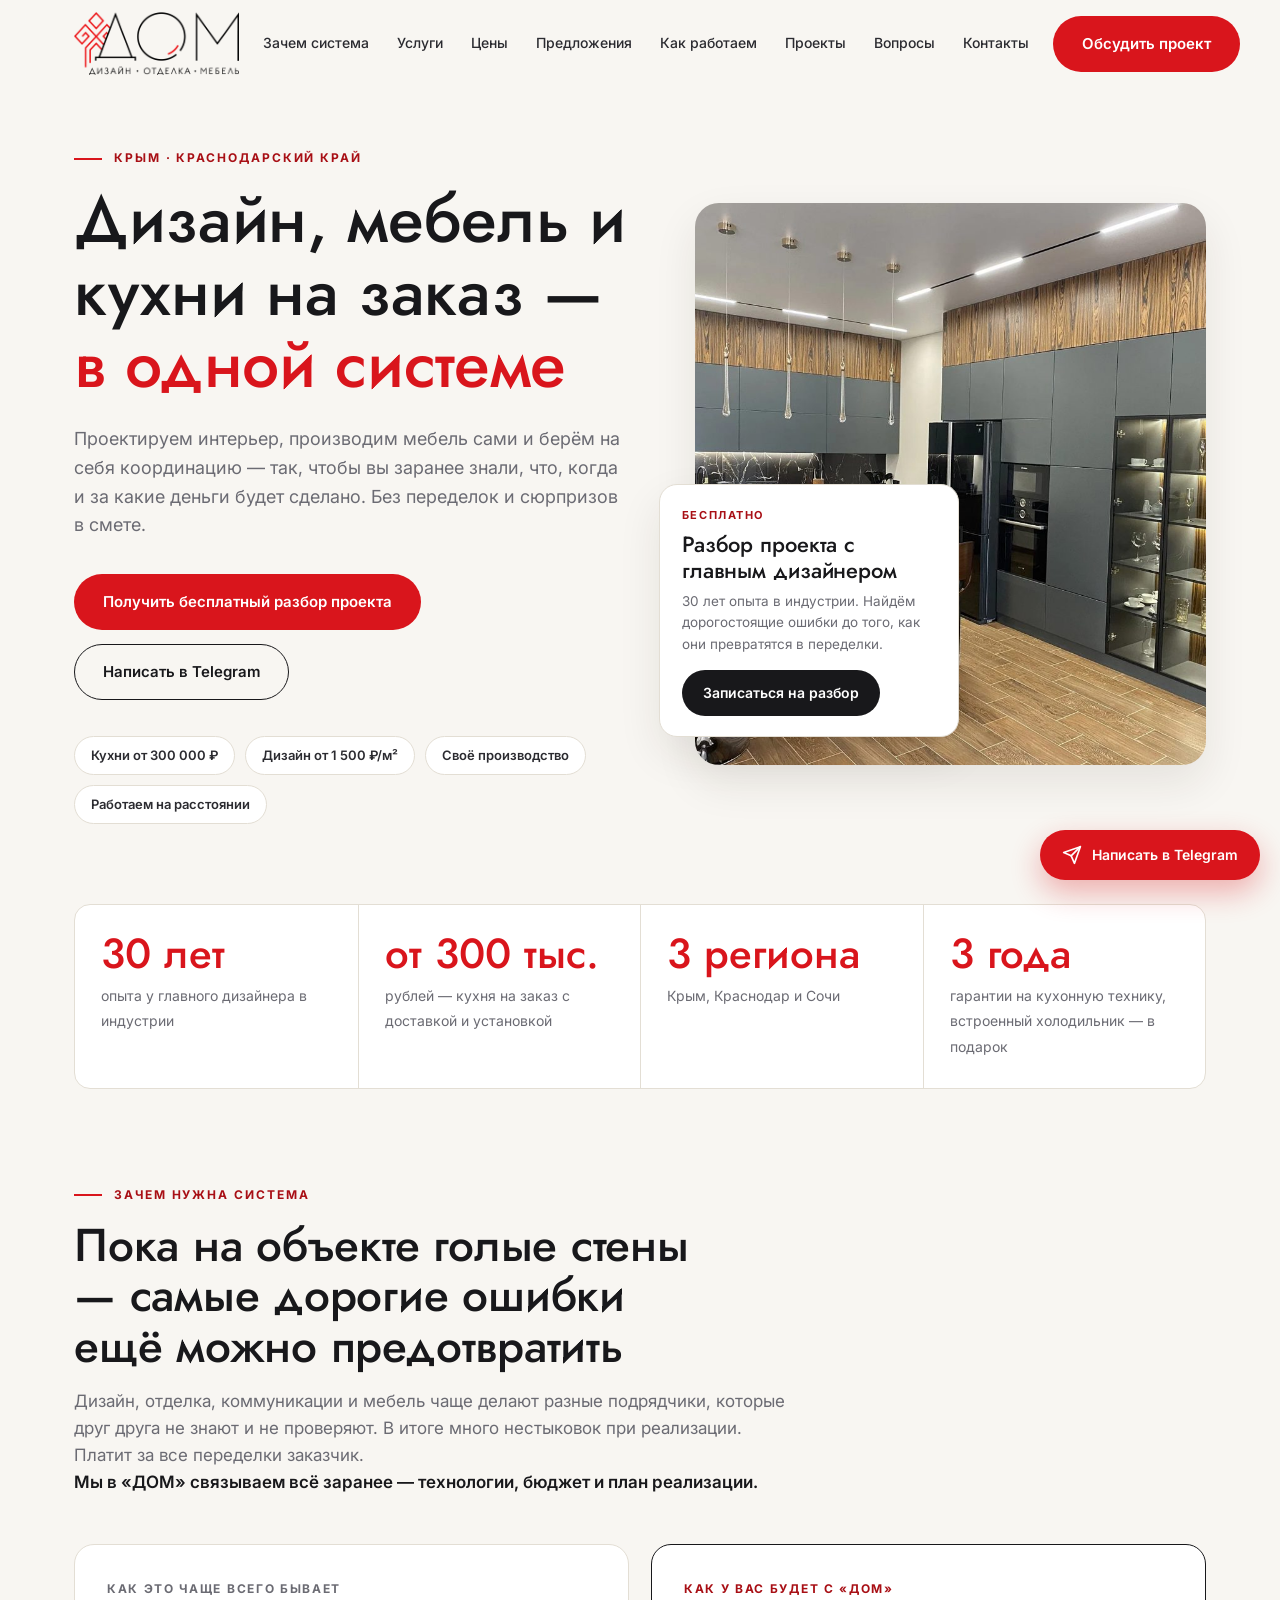
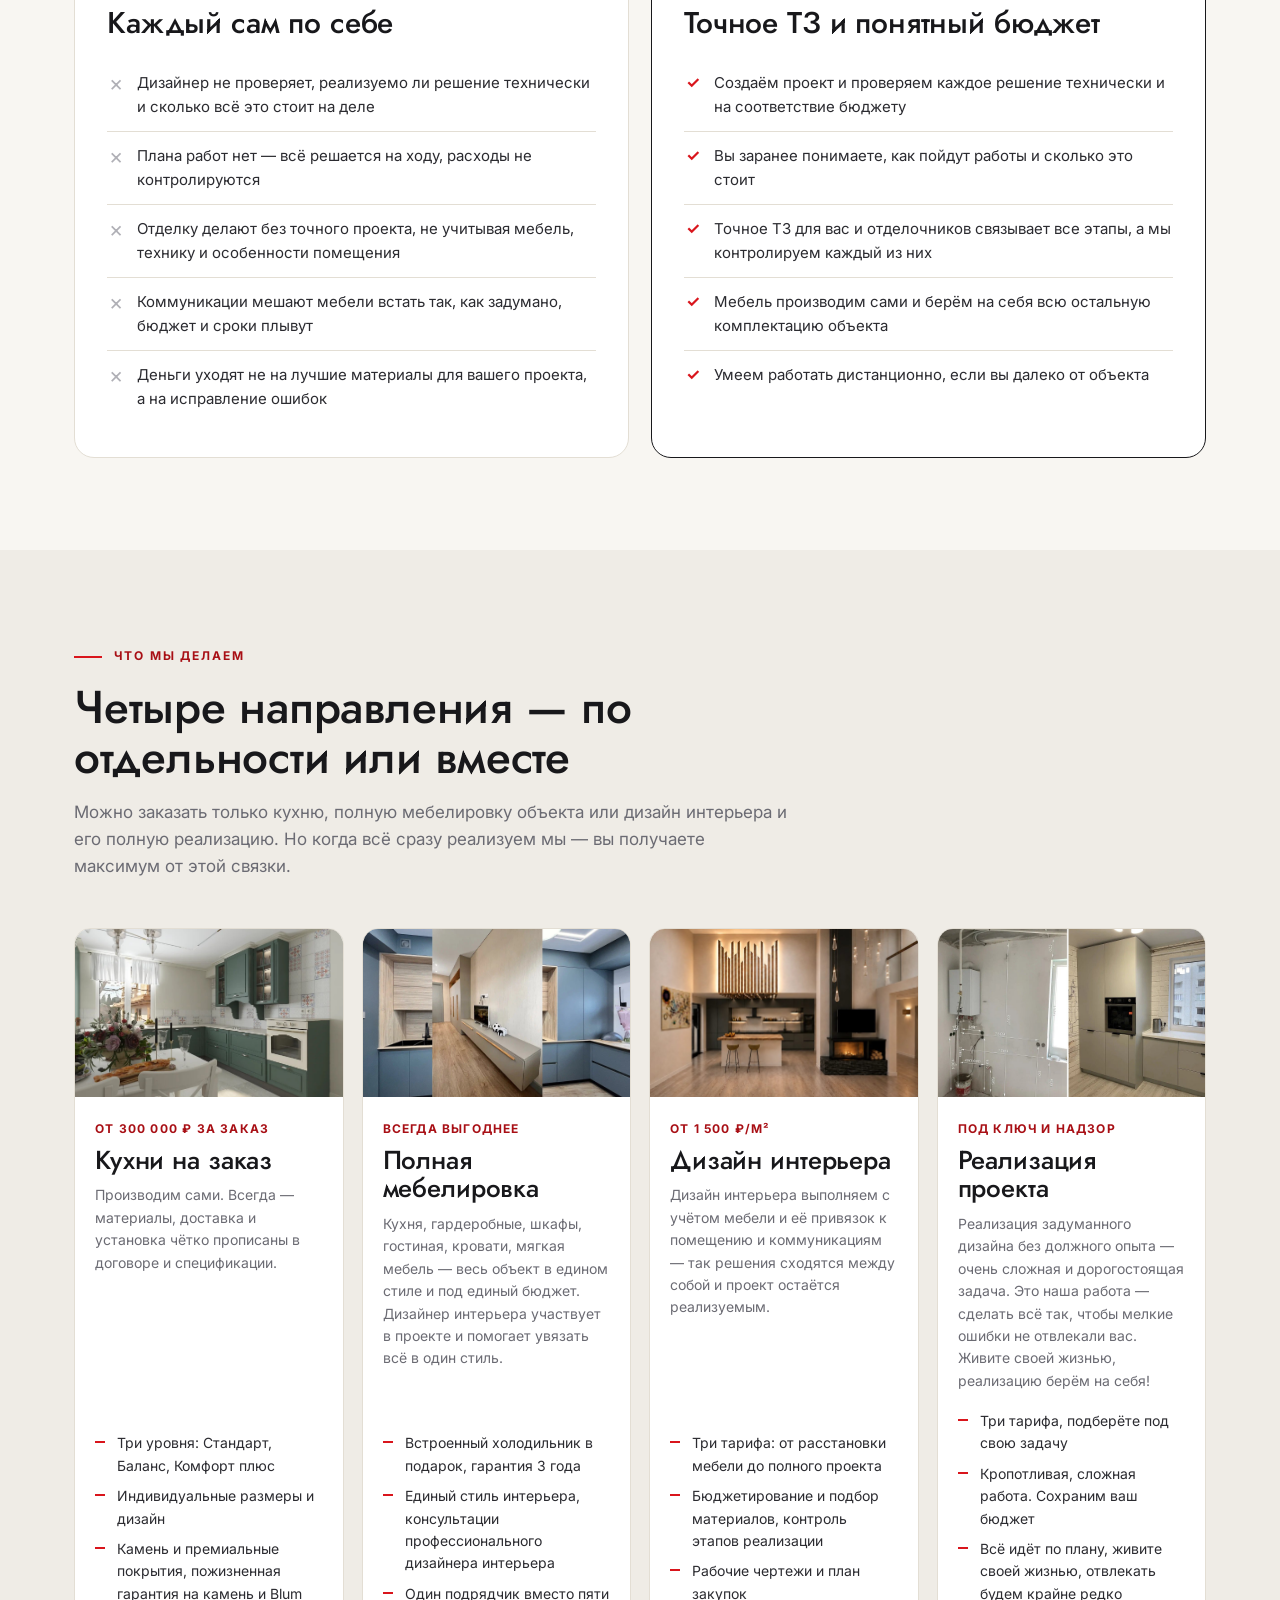
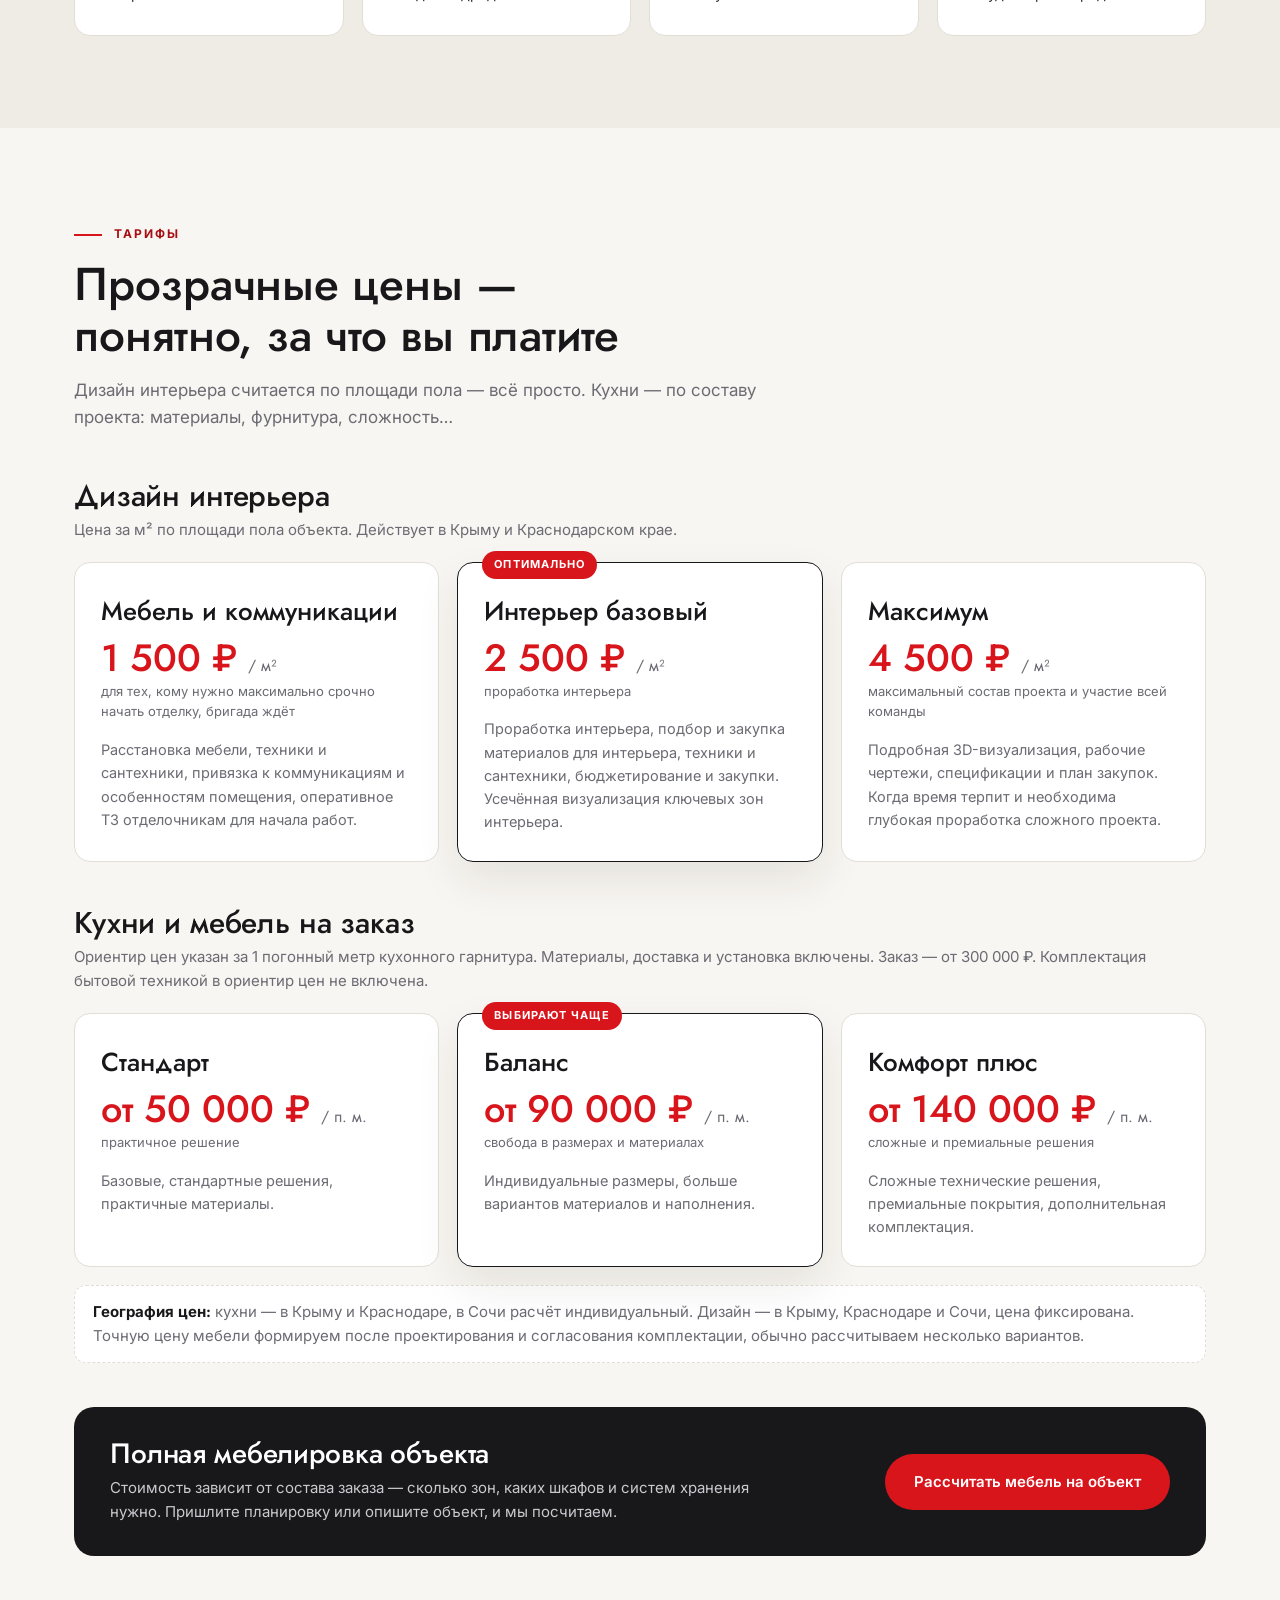
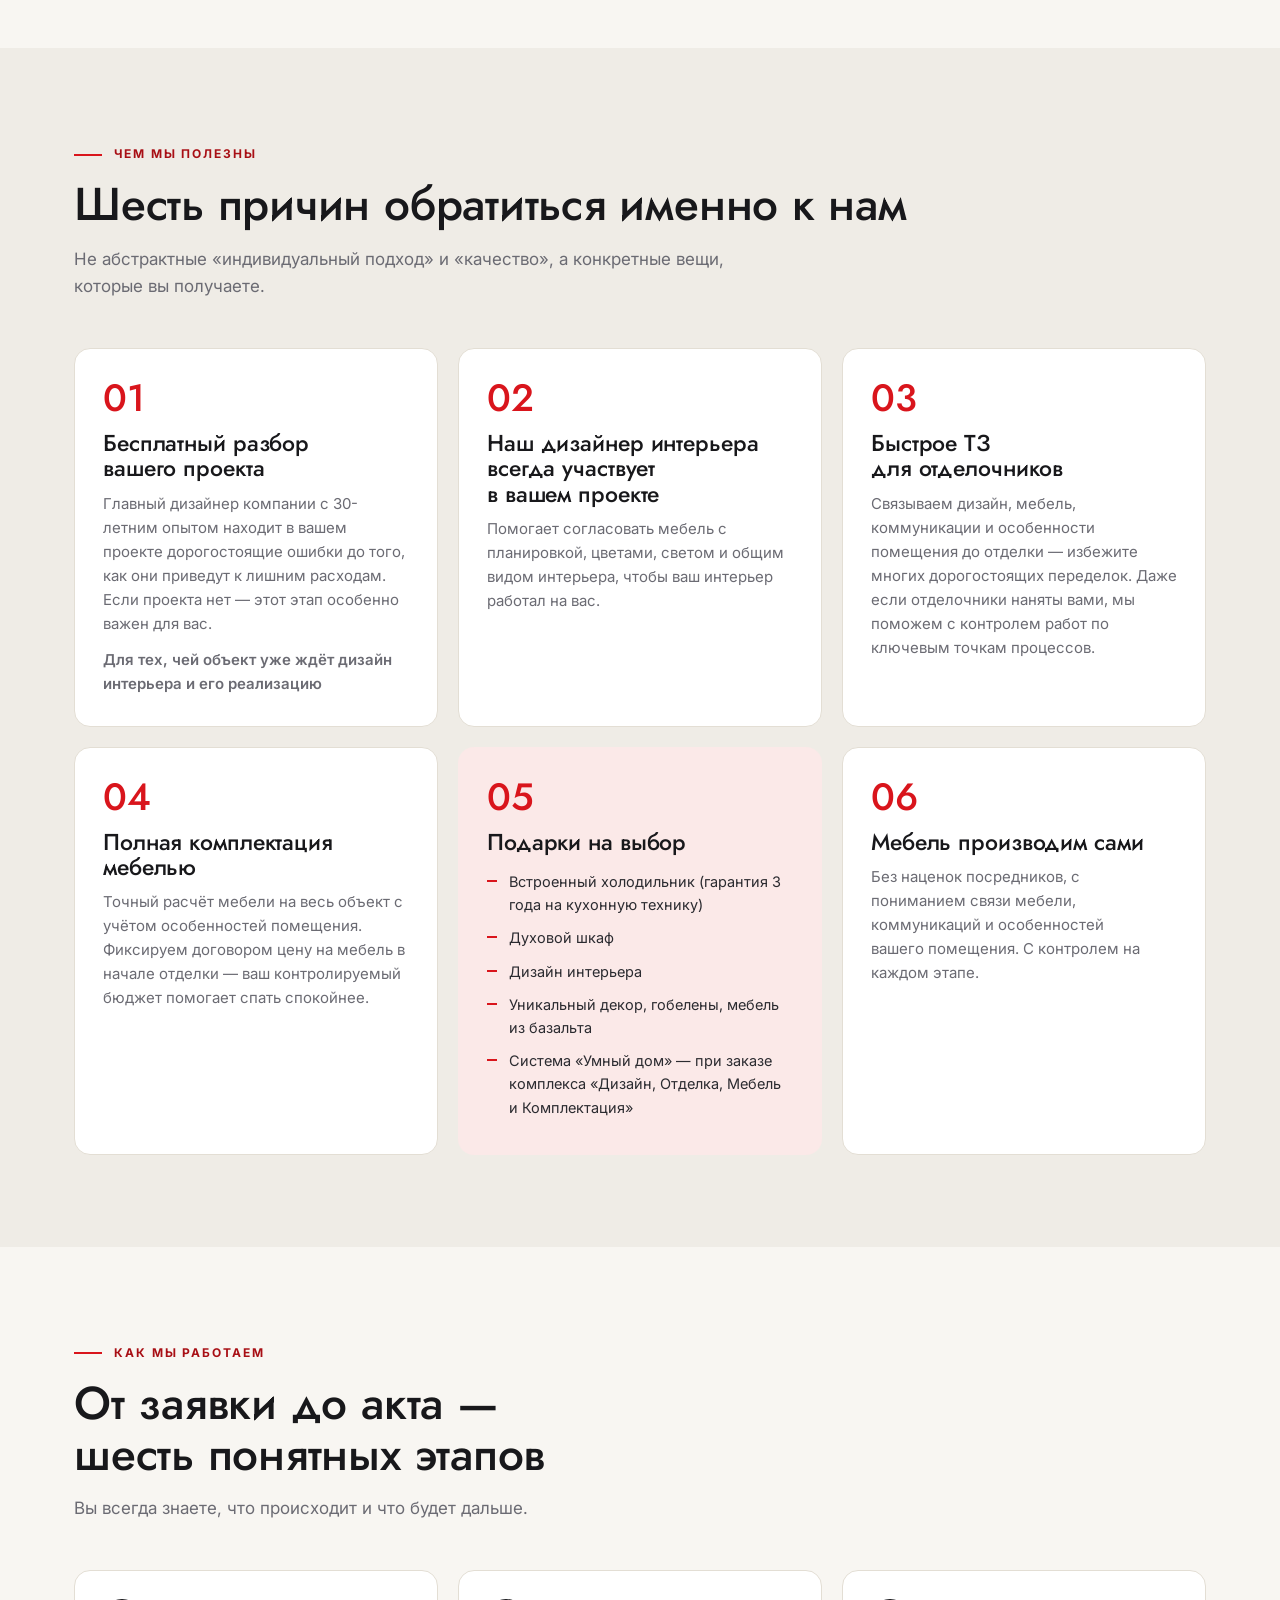
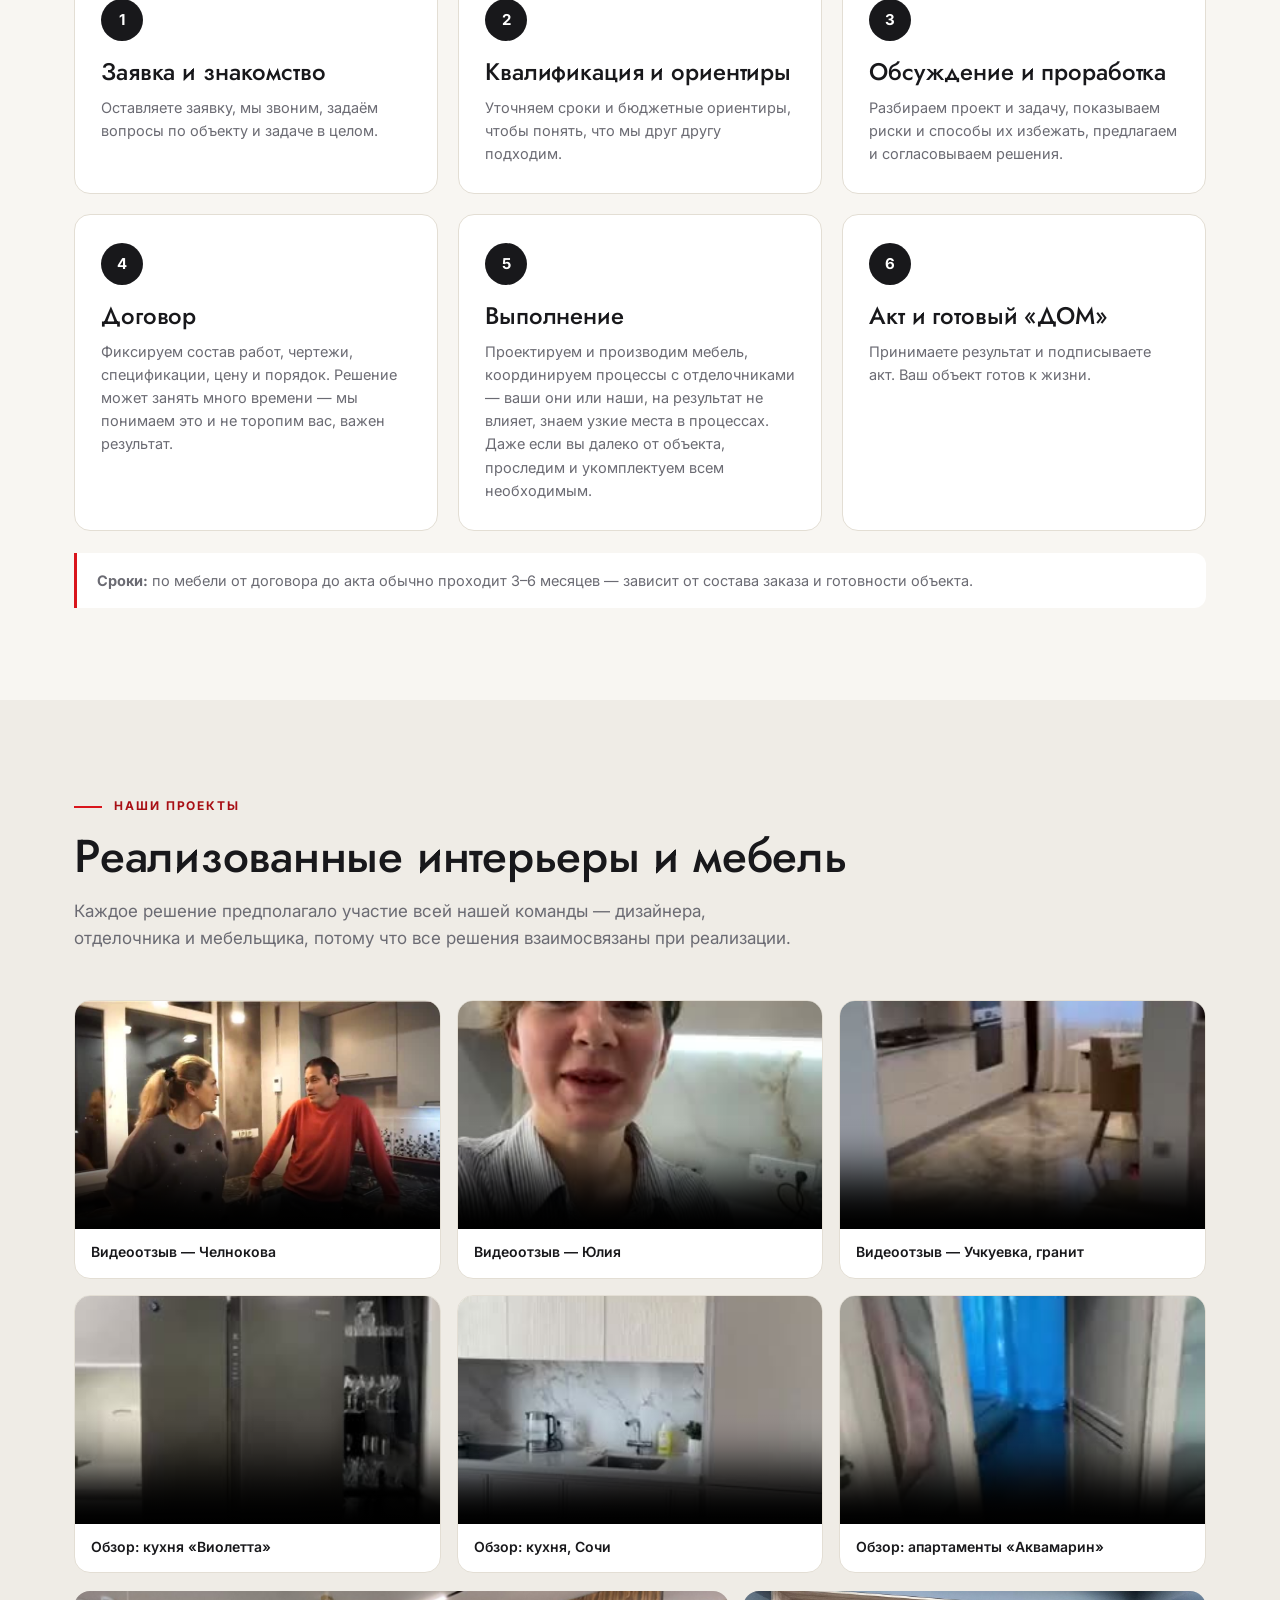
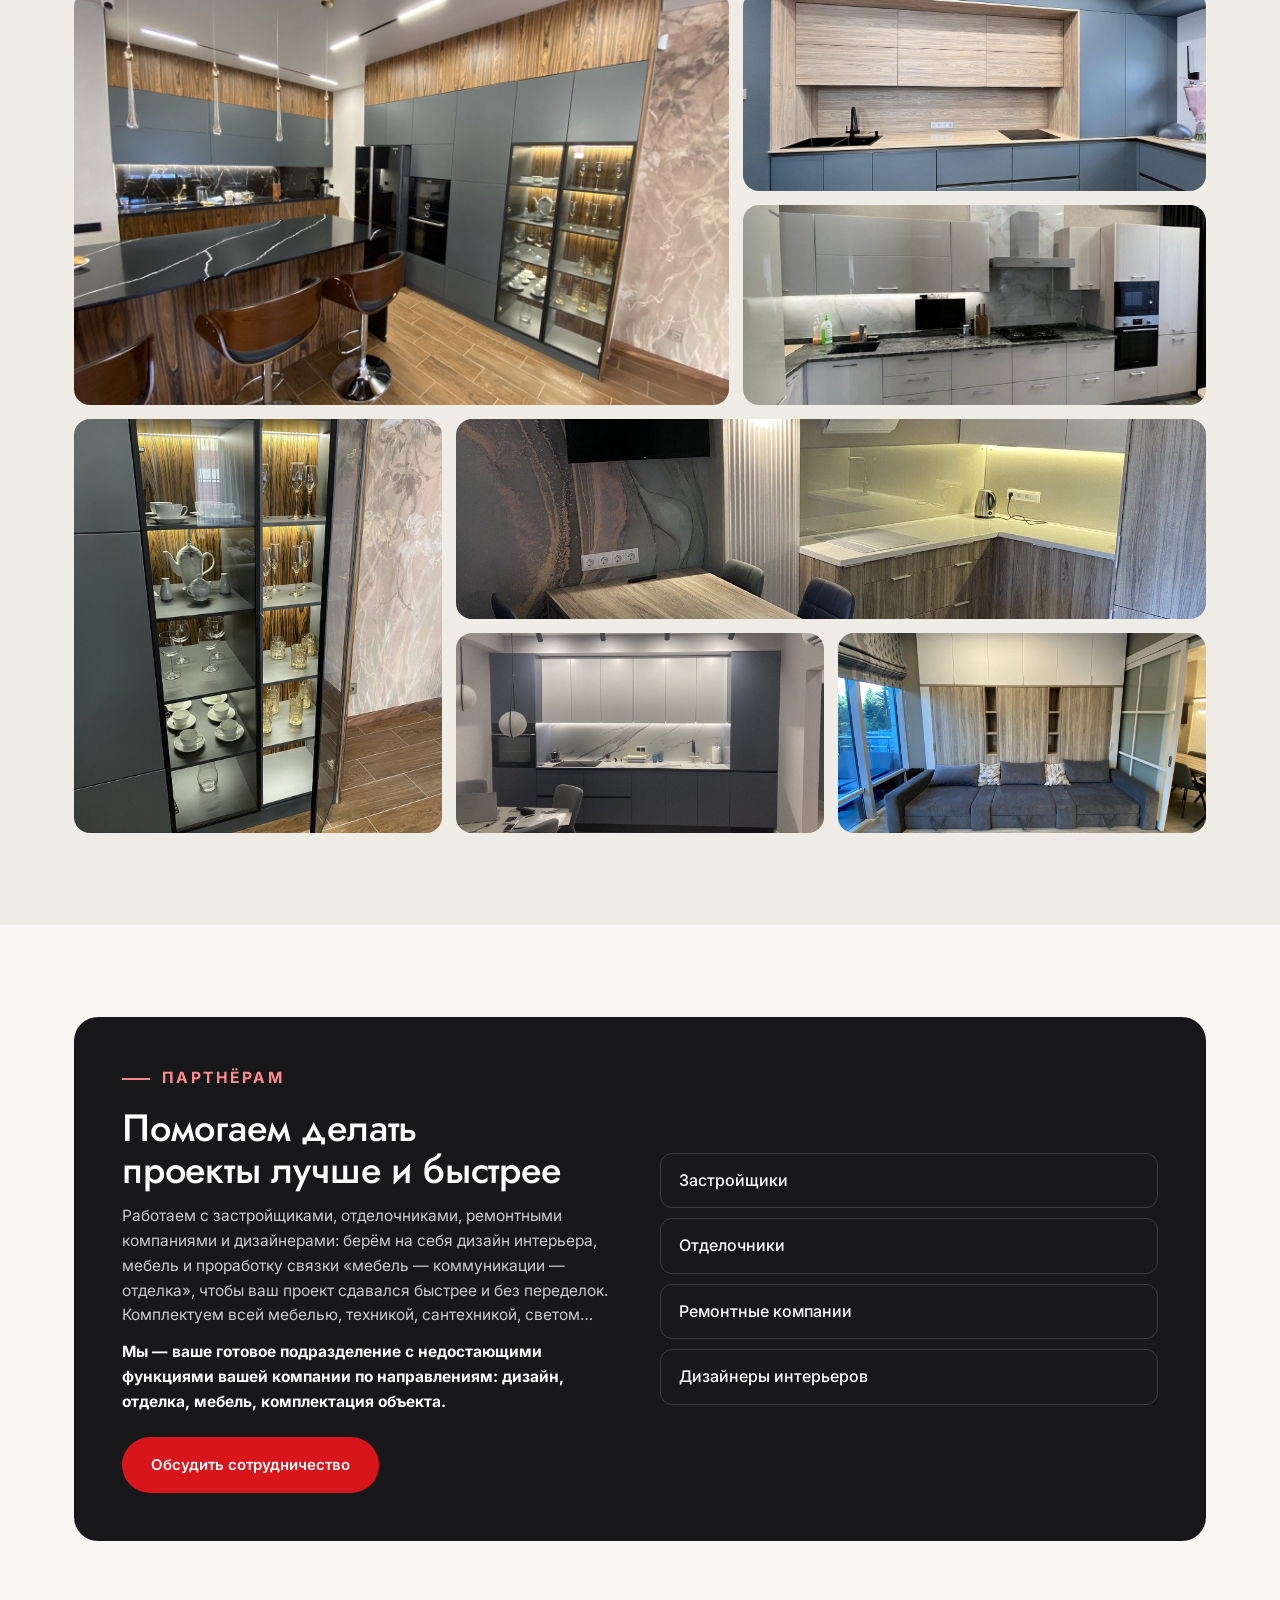
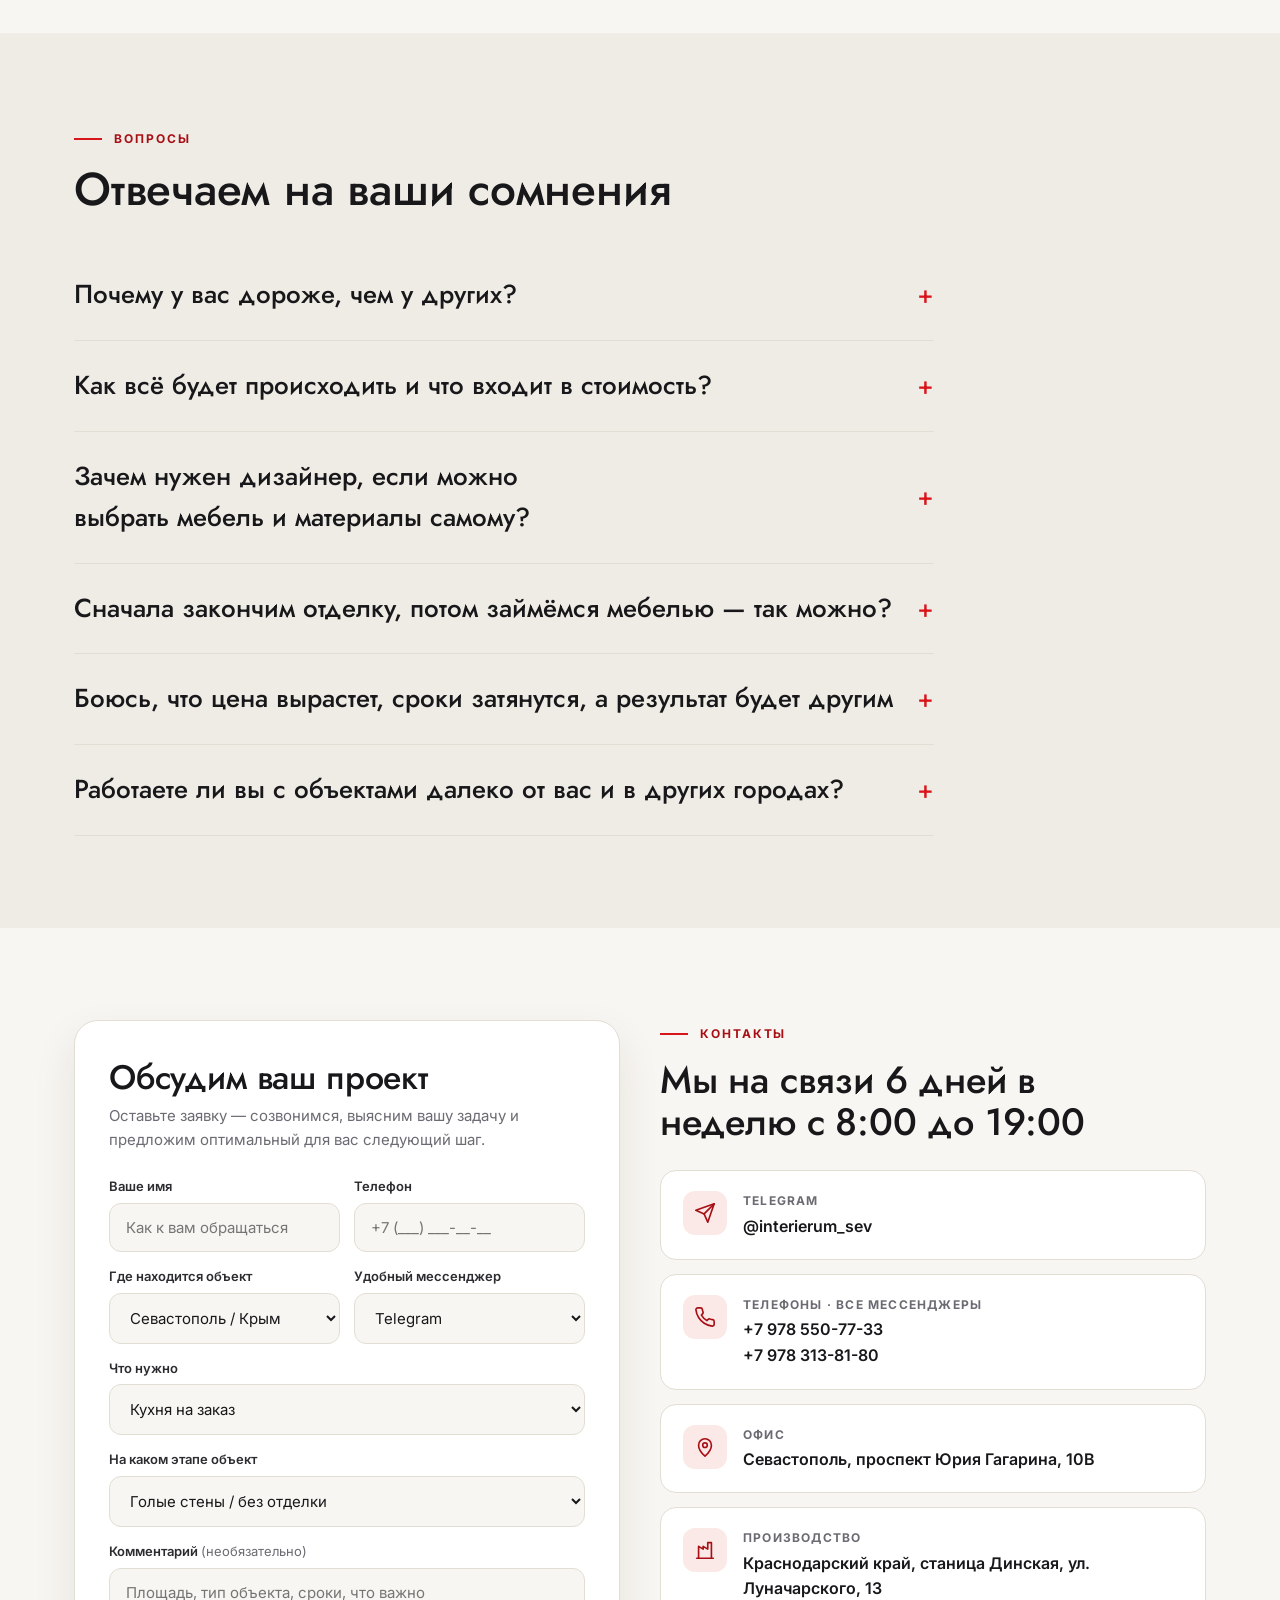
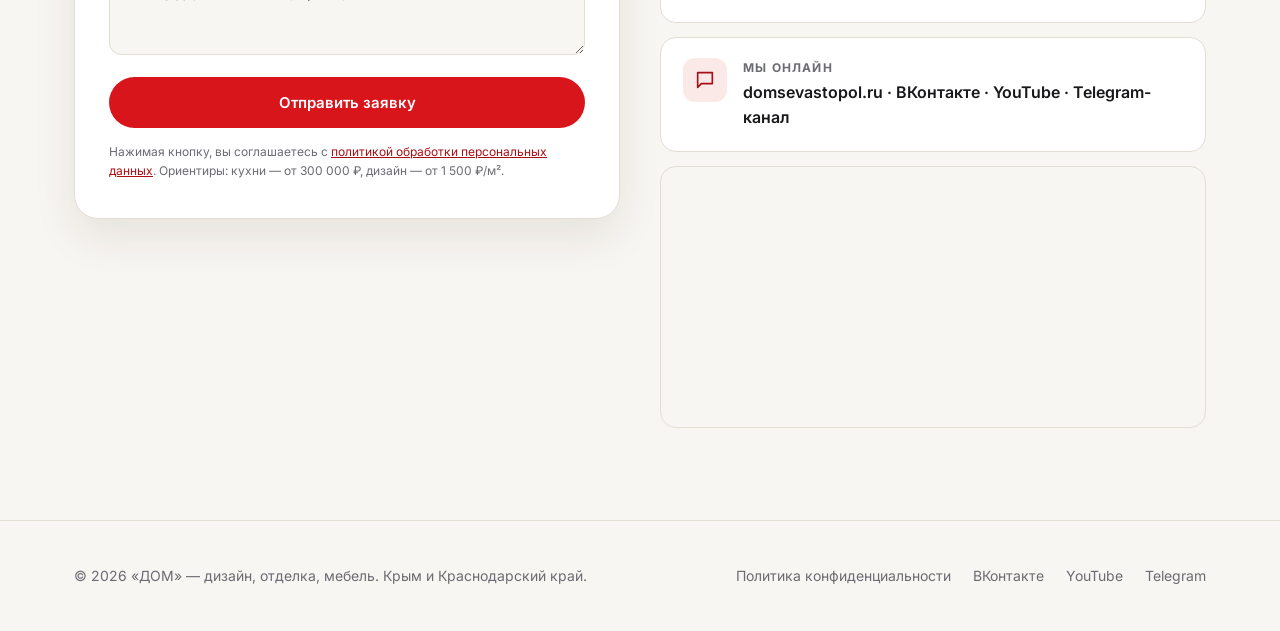
<file: index.html>
<!DOCTYPE html>
<html lang="ru">
<head>
<meta charset="UTF-8">
<meta name="viewport" content="width=device-width, initial-scale=1.0">
<title>ДОМ — дизайн интерьера, кухни и мебель на заказ в Крыму и Краснодарском крае</title>
<meta name="description" content="ДОМ: дизайн интерьера, кухни на заказ от 300 000 ₽ и полная мебелировка объекта. Собственное производство, работаем в Крыму и Краснодарском крае. Бесплатный разбор проекта с главным дизайнером.">
<link rel="icon" href="img/favicon.png" type="image/png">
<link rel="preconnect" href="https://fonts.googleapis.com">
<link rel="preconnect" href="https://fonts.gstatic.com" crossorigin>
<link href="https://fonts.googleapis.com/css2?family=Jost:wght@400;500;600&family=Inter:wght@400;500;600;700&display=swap" rel="stylesheet">
<link rel="stylesheet" href="styles.css">
</head>
<body>

<header class="header" id="header">
  <div class="header__inner">
    <a href="#top" class="logo" aria-label="ДОМ — дизайн, отделка, мебель">
      <img src="img/logo.png" alt="ДОМ — дизайн, отделка, мебель">
    </a>
    <nav class="nav" id="nav">
      <a href="#pain">Зачем система</a>
      <a href="#services">Услуги</a>
      <a href="#prices">Цены</a>
      <a href="#offers">Предложения</a>
      <a href="#process">Как работаем</a>
      <a href="#portfolio">Проекты</a>
      <a href="#faq">Вопросы</a>
      <a href="#contact">Контакты</a>
    </nav>
    <div class="header__right">
      <a href="tel:+79785507733" class="header__phone">+7 978 550-77-33</a>
      <a href="#contact" class="btn btn--primary">Обсудить проект</a>
      <button class="burger" id="burger" aria-label="Меню"><span></span></button>
    </div>
  </div>
</header>

<main id="top">

<!-- HERO -->
<section class="hero">
  <div class="container hero__grid">
    <div>
      <p class="section-tag">Крым · Краснодарский край</p>
      <h1>Дизайн, мебель и кухни на заказ — <em>в одной системе</em></h1>
      <p class="hero__lead">Проектируем интерьер, производим мебель сами и берём на себя координацию — так, чтобы вы заранее знали, что, когда и за какие деньги будет сделано. Без переделок и сюрпризов в смете.</p>
      <div class="hero__cta">
        <a href="#contact" class="btn btn--primary">Получить бесплатный разбор проекта</a>
        <a href="https://t.me/interierum_sev" target="_blank" rel="noopener" class="btn btn--outline">Написать в Telegram</a>
      </div>
      <div class="hero__chips">
        <span class="chip">Кухни от 300 000 ₽</span>
        <span class="chip">Дизайн от 1 500 ₽/м²</span>
        <span class="chip">Своё производство</span>
        <span class="chip">Работаем на расстоянии</span>
      </div>
    </div>
    <div class="hero__visual">
      <div class="hero__photo"><img src="img/p7.jpg" alt="Кухня-остров на заказ в интерьере частного дома" fetchpriority="high"></div>
      <aside class="hero__card">
        <p class="hero__card-tag">Бесплатно</p>
        <h3>Разбор проекта с главным дизайнером</h3>
        <p>30 лет опыта в индустрии. Найдём дорогостоящие ошибки до того, как они превратятся в переделки.</p>
        <a href="#contact" class="btn btn--dark">Записаться на разбор</a>
      </aside>
    </div>
  </div>
</section>

<!-- STATS -->
<section class="stats">
  <div class="container">
    <div class="stats__row">
      <div class="stat"><b>30 лет</b><span>опыта у главного дизайнера в индустрии</span></div>
      <div class="stat"><b>от 300 тыс.</b><span>рублей — кухня на заказ с доставкой и установкой</span></div>
      <div class="stat"><b>3 региона</b><span>Крым, Краснодар и Сочи</span></div>
      <div class="stat"><b>3 года</b><span>гарантии на кухонную технику, встроенный холодильник — в подарок</span></div>
    </div>
  </div>
</section>

<!-- PAIN -->
<section id="pain">
  <div class="container">
    <p class="section-tag">Зачем нужна система</p>
    <h2 class="section-title">Пока на объекте голые стены — самые дорогие ошибки ещё можно предотвратить</h2>
    <p class="section-lead">Дизайн, отделка, коммуникации и мебель чаще делают разные подрядчики, которые друг друга не знают и не проверяют. В итоге много нестыковок при реализации. Платит за все переделки заказчик.<br><b>Мы в «ДОМ» связываем всё заранее — технологии, бюджет и план реализации.</b></p>
    <div class="versus">
      <div class="versus__col">
        <p class="versus__label">Как это чаще всего бывает</p>
        <h3>Каждый сам по себе</h3>
        <ul>
          <li>Дизайнер не проверяет, реализуемо ли решение технически и сколько всё это стоит на деле</li>
          <li>Плана работ нет — всё решается на ходу, расходы не контролируются</li>
          <li>Отделку делают без точного проекта, не учитывая мебель, технику и особенности помещения</li>
          <li>Коммуникации мешают мебели встать так, как задумано, бюджет и сроки плывут</li>
          <li>Деньги уходят не на лучшие материалы для вашего проекта, а на исправление ошибок</li>
        </ul>
      </div>
      <div class="versus__col versus__col--good">
        <p class="versus__label">Как у вас будет с «ДОМ»</p>
        <h3>Точное ТЗ и понятный бюджет</h3>
        <ul>
          <li>Создаём проект и проверяем каждое решение технически и на соответствие бюджету</li>
          <li>Вы заранее понимаете, как пойдут работы и сколько это стоит</li>
          <li>Точное ТЗ для вас и отделочников связывает все этапы, а мы контролируем каждый из них</li>
          <li>Мебель производим сами и берём на себя всю остальную комплектацию объекта</li>
          <li>Умеем работать дистанционно, если вы далеко от объекта</li>
        </ul>
      </div>
    </div>
  </div>
</section>

<!-- SERVICES -->
<section id="services" class="alt">
  <div class="container">
    <p class="section-tag">Что мы делаем</p>
    <h2 class="section-title">Четыре направления — по отдельности или вместе</h2>
    <p class="section-lead">Можно заказать только кухню, полную мебелировку объекта или дизайн интерьера и его полную реализацию. Но когда всё сразу реализуем мы — вы получаете максимум от этой связки.</p>
    <div class="srv-grid">
      <article class="srv">
        <div class="srv__img"><img src="img/p5.jpg" alt="Кухня в глубоком зелёном цвете с фасадами на заказ" loading="lazy"></div>
        <div class="srv__body">
          <p class="srv__price">от 300 000 ₽ за заказ</p>
          <h3>Кухни на заказ</h3>
          <p>Производим сами. Всегда — материалы, доставка и установка чётко прописаны в договоре и спецификации.</p>
          <ul>
            <li>Три уровня: Стандарт, Баланс, Комфорт плюс</li>
            <li>Индивидуальные размеры и дизайн</li>
            <li>Камень и премиальные покрытия, пожизненная гарантия на камень и Blum</li>
          </ul>
        </div>
      </article>
      <article class="srv">
        <div class="srv__img"><img src="img/fullfurn.jpg" alt="Полная мебелировка: кухня, ТВ-зона и гардеробная в едином стиле" loading="lazy"></div>
        <div class="srv__body">
          <p class="srv__price">Всегда выгоднее</p>
          <h3>Полная мебелировка</h3>
          <p>Кухня, гардеробные, шкафы, гостиная, кровати, мягкая мебель — весь объект в едином стиле и под единый бюджет. Дизайнер интерьера участвует в проекте и помогает увязать всё в один стиль.</p>
          <ul>
            <li>Встроенный холодильник в подарок, гарантия 3 года</li>
            <li>Единый стиль интерьера, консультации профессионального дизайнера интерьера</li>
            <li>Один подрядчик вместо пяти</li>
          </ul>
        </div>
      </article>
      <article class="srv">
        <div class="srv__img"><img src="img/p1.jpg" alt="Интерьер загородного дома: кухня-гостиная с камином" loading="lazy"></div>
        <div class="srv__body">
          <p class="srv__price">от 1 500 ₽/м²</p>
          <h3>Дизайн интерьера</h3>
          <p>Дизайн интерьера выполняем с учётом мебели и её привязок к помещению и коммуникациям — так решения сходятся между собой и проект остаётся реализуемым.</p>
          <ul>
            <li>Три тарифа: от расстановки мебели до полного проекта</li>
            <li>Бюджетирование и подбор материалов, контроль этапов реализации</li>
            <li>Рабочие чертежи и план закупок</li>
          </ul>
        </div>
      </article>
      <article class="srv">
        <div class="srv__img"><img src="img/realization.jpg" alt="Реализация проекта: кухня до и после" loading="lazy"></div>
        <div class="srv__body">
          <p class="srv__price">Под ключ и надзор</p>
          <h3>Реализация проекта</h3>
          <p>Реализация задуманного дизайна без должного опыта — очень сложная и дорогостоящая задача. Это наша работа — сделать всё так, чтобы мелкие ошибки не отвлекали вас. Живите своей жизнью, реализацию берём на себя!</p>
          <ul>
            <li>Три тарифа, подберёте под свою задачу</li>
            <li>Кропотливая, сложная работа. Сохраним ваш бюджет</li>
            <li>Всё идёт по плану, живите своей жизнью, отвлекать будем крайне редко</li>
          </ul>
        </div>
      </article>
    </div>
  </div>
</section>

<!-- PRICES -->
<section id="prices">
  <div class="container">
    <p class="section-tag">Тарифы</p>
    <h2 class="section-title">Прозрачные цены — понятно, за что вы платите</h2>
    <p class="section-lead">Дизайн интерьера считается по площади пола — всё просто. Кухни — по составу проекта: материалы, фурнитура, сложность…</p>

    <div class="price-block">
      <h3>Дизайн интерьера</h3>
      <p>Цена за м² по площади пола объекта. Действует в Крыму и Краснодарском крае.</p>
      <div class="tariffs">
        <div class="tariff">
          <p class="tariff__name">Мебель и коммуникации</p>
          <p class="tariff__price">1 500 ₽ <small>/ м²</small></p>
          <p class="tariff__unit">для тех, кому нужно максимально срочно начать отделку, бригада ждёт</p>
          <p>Расстановка мебели, техники и сантехники, привязка к коммуникациям и особенностям помещения, оперативное ТЗ отделочникам для начала работ.</p>
        </div>
        <div class="tariff tariff--hit">
          <span class="tariff__badge">Оптимально</span>
          <p class="tariff__name">Интерьер базовый</p>
          <p class="tariff__price">2 500 ₽ <small>/ м²</small></p>
          <p class="tariff__unit">проработка интерьера</p>
          <p>Проработка интерьера, подбор и закупка материалов для интерьера, техники и сантехники, бюджетирование и закупки. Усечённая визуализация ключевых зон интерьера.</p>
        </div>
        <div class="tariff">
          <p class="tariff__name">Максимум</p>
          <p class="tariff__price">4 500 ₽ <small>/ м²</small></p>
          <p class="tariff__unit">максимальный состав проекта и участие всей команды</p>
          <p>Подробная 3D-визуализация, рабочие чертежи, спецификации и план закупок. Когда время терпит и необходима глубокая проработка сложного проекта.</p>
        </div>
      </div>
    </div>

    <div class="price-block">
      <h3>Кухни и мебель на заказ</h3>
      <p>Ориентир цен указан за 1 погонный метр кухонного гарнитура. Материалы, доставка и установка включены. Заказ — от 300 000 ₽. Комплектация бытовой техникой в ориентир цен не включена.</p>
      <div class="tariffs">
        <div class="tariff">
          <p class="tariff__name">Стандарт</p>
          <p class="tariff__price">от 50 000 ₽ <small>/ п. м.</small></p>
          <p class="tariff__unit">практичное решение</p>
          <p>Базовые, стандартные решения, практичные материалы.</p>
        </div>
        <div class="tariff tariff--hit">
          <span class="tariff__badge">Выбирают чаще</span>
          <p class="tariff__name">Баланс</p>
          <p class="tariff__price">от 90 000 ₽ <small>/ п. м.</small></p>
          <p class="tariff__unit">свобода в размерах и материалах</p>
          <p>Индивидуальные размеры, больше вариантов материалов и наполнения.</p>
        </div>
        <div class="tariff">
          <p class="tariff__name">Комфорт плюс</p>
          <p class="tariff__price">от 140 000 ₽ <small>/ п. м.</small></p>
          <p class="tariff__unit">сложные и премиальные решения</p>
          <p>Сложные технические решения, премиальные покрытия, дополнительная комплектация.</p>
        </div>
      </div>
      <p class="price-note"><b>География цен:</b> кухни — в Крыму и Краснодаре, в Сочи расчёт индивидуальный. Дизайн — в Крыму, Краснодаре и Сочи, цена фиксирована. Точную цену мебели формируем после проектирования и согласования комплектации, обычно рассчитываем несколько вариантов.</p>
    </div>

    <div class="furniture-row">
      <div>
        <h3>Полная мебелировка объекта</h3>
        <p>Стоимость зависит от состава заказа — сколько зон, каких шкафов и систем хранения нужно. Пришлите планировку или опишите объект, и мы посчитаем.</p>
      </div>
      <a href="#contact" class="btn btn--primary">Рассчитать мебель на объект</a>
    </div>
  </div>
</section>

<!-- OFFERS -->
<section id="offers" class="alt">
  <div class="container">
    <p class="section-tag">Чем мы полезны</p>
    <h2 class="section-title">Шесть причин обратиться именно к нам</h2>
    <p class="section-lead">Не абстрактные «индивидуальный подход» и «качество», а конкретные вещи, которые вы получаете.</p>
    <div class="offer-grid">
      <div class="offer-card">
        <div class="offer-card__num">01</div>
        <h3>Бесплатный разбор вашего проекта</h3>
        <p>Главный дизайнер компании с 30-летним опытом находит в вашем проекте дорогостоящие ошибки до того, как они приведут к лишним расходам. Если проекта нет — этот этап особенно важен для вас.</p>
        <p class="offer-card__for">Для тех, чей объект уже ждёт дизайн интерьера и его реализацию</p>
      </div>
      <div class="offer-card">
        <div class="offer-card__num">02</div>
        <h3>Наш дизайнер интерьера всегда участвует в вашем проекте</h3>
        <p>Помогает согласовать мебель с планировкой, цветами, светом и общим видом интерьера, чтобы ваш интерьер работал на вас.</p>
      </div>
      <div class="offer-card">
        <div class="offer-card__num">03</div>
        <h3>Быстрое ТЗ для отделочников</h3>
        <p>Связываем дизайн, мебель, коммуникации и особенности помещения до отделки — избежите многих дорогостоящих переделок. Даже если отделочники наняты вами, мы поможем с контролем работ по ключевым точкам процессов.</p>
      </div>
      <div class="offer-card">
        <div class="offer-card__num">04</div>
        <h3>Полная комплектация мебелью</h3>
        <p>Точный расчёт мебели на весь объект с учётом особенностей помещения. Фиксируем договором цену на мебель в начале отделки — ваш контролируемый бюджет помогает спать спокойнее.</p>
      </div>
      <div class="offer-card offer-card--gift">
        <div class="offer-card__num">05</div>
        <h3>Подарки на выбор</h3>
        <ul class="offer-card__list">
          <li>Встроенный холодильник (гарантия 3 года на кухонную технику)</li>
          <li>Духовой шкаф</li>
          <li>Дизайн интерьера</li>
          <li>Уникальный декор, гобелены, мебель из базальта</li>
          <li>Система «Умный дом» — при заказе комплекса «Дизайн, Отделка, Мебель и Комплектация»</li>
        </ul>
      </div>
      <div class="offer-card">
        <div class="offer-card__num">06</div>
        <h3>Мебель производим сами</h3>
        <p>Без наценок посредников, с пониманием связи мебели, коммуникаций и особенностей вашего помещения. С контролем на каждом этапе.</p>
      </div>
    </div>
  </div>
</section>

<!-- PROCESS -->
<section id="process">
  <div class="container">
    <p class="section-tag">Как мы работаем</p>
    <h2 class="section-title">От заявки до акта — шесть понятных этапов</h2>
    <p class="section-lead">Вы всегда знаете, что происходит и что будет дальше.</p>
    <div class="steps">
      <div class="step">
        <span class="step__n">1</span>
        <h3>Заявка и знакомство</h3>
        <p>Оставляете заявку, мы звоним, задаём вопросы по объекту и задаче в целом.</p>
      </div>
      <div class="step">
        <span class="step__n">2</span>
        <h3>Квалификация и ориентиры</h3>
        <p>Уточняем сроки и бюджетные ориентиры, чтобы понять, что мы друг другу подходим.</p>
      </div>
      <div class="step">
        <span class="step__n">3</span>
        <h3>Обсуждение и проработка</h3>
        <p>Разбираем проект и задачу, показываем риски и способы их избежать, предлагаем и согласовываем решения.</p>
      </div>
      <div class="step">
        <span class="step__n">4</span>
        <h3>Договор</h3>
        <p>Фиксируем состав работ, чертежи, спецификации, цену и порядок. Решение может занять много времени — мы понимаем это и не торопим вас, важен результат.</p>
      </div>
      <div class="step">
        <span class="step__n">5</span>
        <h3>Выполнение</h3>
        <p>Проектируем и производим мебель, координируем процессы с отделочниками — ваши они или наши, на результат не влияет, знаем узкие места в процессах. Даже если вы далеко от объекта, проследим и укомплектуем всем необходимым.</p>
      </div>
      <div class="step">
        <span class="step__n">6</span>
        <h3>Акт и готовый «ДОМ»</h3>
        <p>Принимаете результат и подписываете акт. Ваш объект готов к жизни.</p>
      </div>
    </div>
    <p class="terms"><b>Сроки:</b> по мебели от договора до акта обычно проходит 3–6 месяцев — зависит от состава заказа и готовности объекта.</p>
  </div>
</section>

<!-- PORTFOLIO -->
<section id="portfolio" class="alt">
  <div class="container">
    <p class="section-tag">Наши проекты</p>
    <h2 class="section-title">Реализованные интерьеры и мебель</h2>
    <p class="section-lead">Каждое решение предполагало участие всей нашей команды — дизайнера, отделочника и мебельщика, потому что все решения взаимосвязаны при реализации.</p>
    <div class="videos">
      <figure class="video"><video controls preload="none" playsinline poster="vid/rev-chelnokova.jpg"><source src="vid/rev-chelnokova.mp4" type="video/mp4"></video><figcaption>Видеоотзыв — Челнокова</figcaption></figure>
      <figure class="video"><video controls preload="none" playsinline poster="vid/rev-yulia.jpg"><source src="vid/rev-yulia.mp4" type="video/mp4"></video><figcaption>Видеоотзыв — Юлия</figcaption></figure>
      <figure class="video"><video controls preload="none" playsinline poster="vid/rev-uchkuevka.jpg"><source src="vid/rev-uchkuevka.mp4" type="video/mp4"></video><figcaption>Видеоотзыв — Учкуевка, гранит</figcaption></figure>
      <figure class="video"><video controls preload="none" playsinline poster="vid/kitchen-violetta.jpg"><source src="vid/kitchen-violetta.mp4" type="video/mp4"></video><figcaption>Обзор: кухня «Виолетта»</figcaption></figure>
      <figure class="video"><video controls preload="none" playsinline poster="vid/kitchen-sochi.jpg"><source src="vid/kitchen-sochi.mp4" type="video/mp4"></video><figcaption>Обзор: кухня, Сочи</figcaption></figure>
      <figure class="video"><video controls preload="none" playsinline poster="vid/aquamarine.jpg"><source src="vid/aquamarine.mp4" type="video/mp4"></video><figcaption>Обзор: апартаменты «Аквамарин»</figcaption></figure>
    </div>
    <div class="gallery">
      <figure class="g1"><img src="img/q1.jpg" alt="Кухня с островом, витриной и деревянными панелями" loading="lazy"></figure>
      <figure class="g2"><img src="img/q2.jpg" alt="Кухня в сине-серых фасадах с деревянным фартуком" loading="lazy"></figure>
      <figure class="g3"><img src="img/q3.jpg" alt="Светлая кухня на мраморном полу" loading="lazy"></figure>
      <figure class="g4"><img src="img/q4.jpg" alt="Подсвеченная витрина в кухонном гарнитуре" loading="lazy"></figure>
      <figure class="g5"><img src="img/q5.jpg" alt="Кухня-столовая с деревянным столом" loading="lazy"></figure>
      <figure class="g6"><img src="img/q6.jpg" alt="Кухня с подсветкой рабочей зоны" loading="lazy"></figure>
      <figure class="g7"><img src="img/q7.jpg" alt="Гостиная с мебелью на заказ" loading="lazy"></figure>
    </div>
  </div>
</section>

<!-- PARTNERS -->
<section id="partners">
  <div class="container">
    <div class="partners">
      <div>
        <p class="section-tag">Партнёрам</p>
        <h2>Помогаем делать проекты лучше и быстрее</h2>
        <p>Работаем с застройщиками, отделочниками, ремонтными компаниями и дизайнерами: берём на себя дизайн интерьера, мебель и проработку связки «мебель — коммуникации — отделка», чтобы ваш проект сдавался быстрее и без переделок. Комплектуем всей мебелью, техникой, сантехникой, светом…</p>
        <p style="margin-top:12px"><b>Мы — ваше готовое подразделение с недостающими функциями вашей компании по направлениям: дизайн, отделка, мебель, комплектация объекта.</b></p>
        <a href="https://t.me/interierum_sev" target="_blank" rel="noopener" class="btn btn--primary">Обсудить сотрудничество</a>
      </div>
      <div class="partners__list">
        <div>Застройщики</div>
        <div>Отделочники</div>
        <div>Ремонтные компании</div>
        <div>Дизайнеры интерьеров</div>
      </div>
    </div>
  </div>
</section>

<!-- FAQ -->
<section id="faq" class="alt">
  <div class="container">
    <p class="section-tag">Вопросы</p>
    <h2 class="section-title">Отвечаем на ваши сомнения</h2>
    <div class="faq" style="margin-top:36px">
      <details class="faq__item">
        <summary>Почему у вас дороже, чем у других?</summary>
        <p>Мы сразу показываем полную стоимость: материалы, доставка и установка кухни включены, а не дописаны мелким шрифтом. Разницу в цене чаще всего создают материалы, фурнитура, точность проекта и то, что заранее не посчитано. Покажем, как точно сравнивать предложения, а не только по цене — это не информативно. Но если речь о комплексной реализации проекта, экономия очевидна.</p>
      </details>
      <details class="faq__item">
        <summary>Как всё будет происходить и что входит в стоимость?</summary>
        <p>Шесть этапов: заявка, бриф, обсуждение, договор, реализация, акт. В договоре фиксируем чертежи, состав работ и цены. По мебели от договора до акта обычно 3–6 месяцев. Отдельно оплачивается только бытовая техника (установим технику за наш счёт, если мы ею комплектуем ваш объект) — всё остальное по кухне уже в цене.</p>
      </details>
      <details class="faq__item">
        <summary>Зачем нужен дизайнер, если можно выбрать мебель и материалы самому?</summary>
        <p>Выбрать можно, но собрать в реализуемую систему неопытному человеку практически невозможно без глобальных ошибок: мебель должна встать на своё место, совпасть с коммуникациями и особенностями помещения, а бюджет — не выйти за пределы. Дизайнер проверяет это заранее. Каждый этап продуман. Например, одна переделанная стена или конфликт мебели и коммуникаций на кухне обойдутся дороже цены дизайн-проекта, затянут сроки и потреплют вам нервы.</p>
      </details>
      <details class="faq__item">
        <summary>Сначала закончим отделку, потом займёмся мебелью — так можно?</summary>
        <p>Можно, но это самый дорогой и долгий путь реализации проекта. Розетки, выводы воды и вентиляции, ниши и особенности помещения, подсветка — всё должно быть привязано к мебели до отделки. Быстрое ТЗ для отделочников закрывает эту проблему и не откладывает старт работ.</p>
      </details>
      <details class="faq__item">
        <summary>Боюсь, что цена вырастет, сроки затянутся, а результат будет другим</summary>
        <p>Поэтому мы работаем по проекту и договору: состав, материалы и цена фиксируются заранее, вынужденные редкие отклонения согласуются с вами. Если вы находитесь далеко от объекта — мы ведём его, присылаем необходимые отчёты, вы контролируете процесс на расстоянии. Цену на самые дорогие комплектующие фиксируем в начале проекта и по договору. Сроки будут минимальными, потому что всё предусмотрено заранее. А если мы занимаемся реализацией проекта под ключ и надзором за процессом — сроки ещё меньше: вы практически не участвуете в процессе, за вас всё делают профессионалы.</p>
      </details>
      <details class="faq__item">
        <summary>Работаете ли вы с объектами далеко от вас и в других городах?</summary>
        <p><b>1.</b> Если речь о полной реализации и комплектации компанией «ДОМ» — работаем в Крыму и Краснодарском крае, включая Сочи.</p>
        <p><b>2.</b> Мебель можем изготовить и установить в Крыму, Краснодарском крае, Москве и области, Санкт-Петербурге и области, Владимирской области, Казани, Нижнем Новгороде, Саратове, Пензе.</p>
        <p><b>3.</b> Работаем по России и остальному миру: дизайн интерьера и проработка мебели. Подбираем производство мебели на месте реализации проекта — мы сами мебельщики и знаем, на что обратить внимание при подборе мебельщиков на удалённый объект. Подбираем отделочников — мы сами отделочники, знаем, на что кроме отзывов обратить внимание, выбирая подрядчиков. Удалённый контроль критически важных точек реализации проекта — делаем дистанционно, даём рекомендации, как поступить в конкретной ситуации.</p>
      </details>
    </div>
  </div>
</section>

<!-- CONTACT -->
<section id="contact">
  <div class="container contact__grid">
    <form class="form leadForm" id="leadForm" novalidate>
      <h3>Обсудим ваш проект</h3>
      <p class="form__sub">Оставьте заявку — созвонимся, выясним вашу задачу и предложим оптимальный для вас следующий шаг.</p>
      <input type="text" name="_gotcha" style="display:none" tabindex="-1" autocomplete="off">
      <div class="field-row">
        <div class="field">
          <label for="f-name">Ваше имя</label>
          <input type="text" id="f-name" name="name" placeholder="Как к вам обращаться" required>
        </div>
        <div class="field">
          <label for="f-phone">Телефон</label>
          <input type="tel" id="f-phone" name="phone" placeholder="+7 (___) ___-__-__" required>
        </div>
      </div>
      <div class="field-row">
        <div class="field">
          <label for="f-city">Где находится объект</label>
          <select id="f-city" name="city">
            <option value="Севастополь / Крым">Севастополь / Крым</option>
            <option value="Краснодар / Краснодарский край">Краснодар / Краснодарский край</option>
            <option value="Сочи">Сочи</option>
            <option value="Другой регион">Другой регион</option>
          </select>
        </div>
        <div class="field">
          <label for="f-messenger">Удобный мессенджер</label>
          <select id="f-messenger" name="messenger">
            <option value="Telegram">Telegram</option>
            <option value="WhatsApp">WhatsApp</option>
            <option value="MAX">MAX</option>
            <option value="Звонок">Только звонок</option>
          </select>
        </div>
      </div>
      <div class="field">
        <label for="f-need">Что нужно</label>
        <select id="f-need" name="need">
          <option value="Кухня на заказ">Кухня на заказ</option>
          <option value="Полная мебелировка объекта">Полная мебелировка объекта</option>
          <option value="Дизайн интерьера всего объекта">Дизайн интерьера всего объекта</option>
          <option value="Дизайн + мебель">Дизайн + мебель — всё вместе</option>
          <option value="Бесплатный разбор проекта">Бесплатный разбор проекта</option>
          <option value="Партнёрство">Партнёрство (застройщик, отделочник, дизайнер)</option>
        </select>
      </div>
      <div class="field">
        <label for="f-stage">На каком этапе объект</label>
        <select id="f-stage" name="stage">
          <option value="Голые стены / ещё без отделки">Голые стены / без отделки</option>
          <option value="Идёт отделка">Идёт отделка</option>
          <option value="Отделка завершена">Отделка завершена</option>
          <option value="Ещё нет объекта / только выбираю">Объекта ещё нет, присматриваюсь</option>
        </select>
      </div>
      <div class="field">
        <label for="f-comment">Комментарий <span style="font-weight:400;color:var(--clr-text-soft)">(необязательно)</span></label>
        <textarea id="f-comment" name="comment" rows="3" placeholder="Площадь, тип объекта, сроки, что важно"></textarea>
      </div>
      <button type="submit" class="btn btn--primary btn--block">Отправить заявку</button>
      <p class="form__agree">Нажимая кнопку, вы соглашаетесь с <a href="privacy.html" target="_blank">политикой обработки персональных данных</a>. Ориентиры: кухни — от 300 000 ₽, дизайн — от 1 500 ₽/м².</p>
    </form>

    <div>
      <p class="section-tag">Контакты</p>
      <h2 class="section-title" style="font-size:38px">Мы на связи 6 дней в неделю с 8:00 до 19:00</h2>
      <div class="contacts" style="margin-top:28px">
        <div class="contact-card">
          <div class="contact-card__icon"><svg viewBox="0 0 24 24" fill="none" stroke="currentColor" stroke-width="1.8" stroke-linecap="round" stroke-linejoin="round"><path d="m22 2-7 20-4-9-9-4z"/><path d="M22 2 11 13"/></svg></div>
          <div><small>Telegram</small><b><a href="https://t.me/interierum_sev" target="_blank" rel="noopener">@interierum_sev</a></b></div>
        </div>
        <div class="contact-card">
          <div class="contact-card__icon"><svg viewBox="0 0 24 24" fill="none" stroke="currentColor" stroke-width="1.8" stroke-linecap="round" stroke-linejoin="round"><path d="M22 16.9v3a2 2 0 0 1-2.2 2 19.8 19.8 0 0 1-8.6-3.1 19.5 19.5 0 0 1-6-6A19.8 19.8 0 0 1 2.1 4.2 2 2 0 0 1 4.1 2h3a2 2 0 0 1 2 1.7c.1 1 .4 1.9.7 2.8a2 2 0 0 1-.5 2.1L8.1 9.9a16 16 0 0 0 6 6l1.3-1.3a2 2 0 0 1 2.1-.4c.9.3 1.8.6 2.8.7a2 2 0 0 1 1.7 2z"/></svg></div>
          <div><small>Телефоны · все мессенджеры</small><b><a href="tel:+79785507733">+7 978 550-77-33</a><br><a href="tel:+79783138180">+7 978 313-81-80</a></b></div>
        </div>
        <div class="contact-card">
          <div class="contact-card__icon"><svg viewBox="0 0 24 24" fill="none" stroke="currentColor" stroke-width="1.8" stroke-linecap="round" stroke-linejoin="round"><path d="M12 22s7-6.2 7-12a7 7 0 1 0-14 0c0 5.8 7 12 7 12z"/><circle cx="12" cy="10" r="2.5"/></svg></div>
          <div><small>Офис</small><b>Севастополь, проспект Юрия Гагарина, 10В</b></div>
        </div>
        <div class="contact-card">
          <div class="contact-card__icon"><svg viewBox="0 0 24 24" fill="none" stroke="currentColor" stroke-width="1.8" stroke-linecap="round" stroke-linejoin="round"><path d="M3 21h18"/><path d="M5 21V8l5 3V8l5 3V4h4v17"/></svg></div>
          <div><small>Производство</small><b>Краснодарский край, станица Динская, ул. Луначарского, 13</b></div>
        </div>
        <div class="contact-card">
          <div class="contact-card__icon"><svg viewBox="0 0 24 24" fill="none" stroke="currentColor" stroke-width="1.8" stroke-linecap="round" stroke-linejoin="round"><path d="M4 4h16v12H8l-4 4z"/></svg></div>
          <div><small>Мы онлайн</small><b><a href="https://domsevastopol.ru" target="_blank" rel="noopener">domsevastopol.ru</a> · <a href="https://vk.com/interierum_sev" target="_blank" rel="noopener">ВКонтакте</a> · <a href="https://www.youtube.com/@interierum_sev" target="_blank" rel="noopener">YouTube</a> · <a href="https://t.me/korkuh" target="_blank" rel="noopener">Telegram-канал</a></b></div>
        </div>
        <div class="map">
          <iframe src="https://yandex.ru/map-widget/v1/?text=%D0%A1%D0%B5%D0%B2%D0%B0%D1%81%D1%82%D0%BE%D0%BF%D0%BE%D0%BB%D1%8C%2C%20%D0%BF%D1%80%D0%BE%D1%81%D0%BF%D0%B5%D0%BA%D1%82%20%D0%AE%D1%80%D0%B8%D1%8F%20%D0%93%D0%B0%D0%B3%D0%B0%D1%80%D0%B8%D0%BD%D0%B0%2C%2010%D0%92&z=15" title="Карта: офис ДОМ в Севастополе" loading="lazy"></iframe>
        </div>
      </div>
    </div>
  </div>
</section>

</main>

<footer class="footer">
  <div class="container footer__inner">
    <div>© <span id="year">2026</span> «ДОМ» — дизайн, отделка, мебель. Крым и Краснодарский край.</div>
    <div class="footer__links">
      <a href="privacy.html">Политика конфиденциальности</a>
      <a href="https://vk.com/interierum_sev" target="_blank" rel="noopener">ВКонтакте</a>
      <a href="https://www.youtube.com/@interierum_sev" target="_blank" rel="noopener">YouTube</a>
      <a href="https://t.me/interierum_sev" target="_blank" rel="noopener">Telegram</a>
    </div>
  </div>
</footer>

<a href="https://t.me/interierum_sev" target="_blank" rel="noopener" class="fab" aria-label="Написать в Telegram">
  <svg viewBox="0 0 24 24" fill="none" stroke="currentColor" stroke-width="2" stroke-linecap="round" stroke-linejoin="round"><path d="m22 2-7 20-4-9-9-4z"/><path d="M22 2 11 13"/></svg>
  <span>Написать в Telegram</span>
</a>

<script src="script.js"></script>
</body>
</html>
</file>
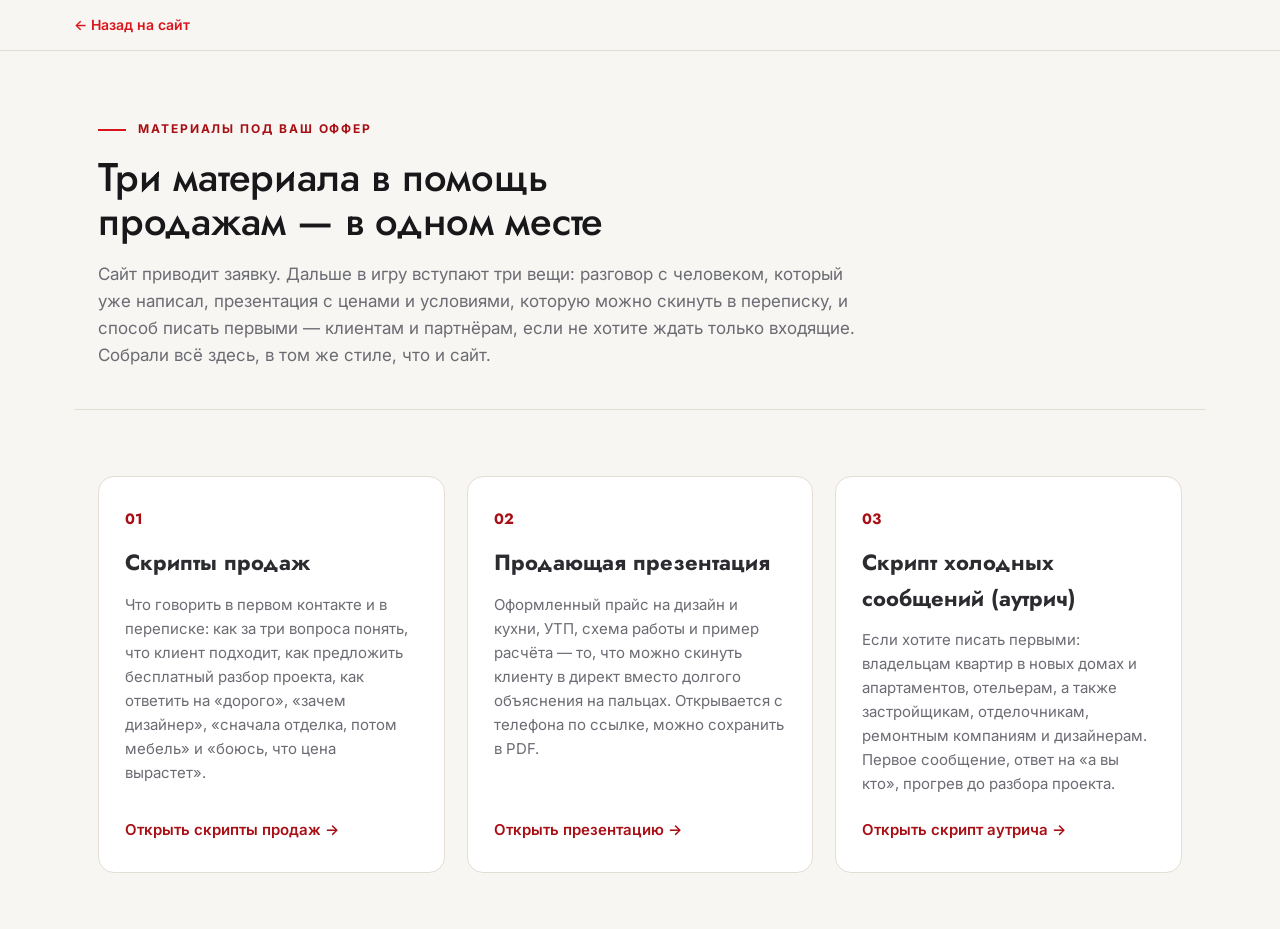
<file: materials.html>
<!DOCTYPE html>
<html lang="ru">
<head>
<meta charset="UTF-8">
<meta name="viewport" content="width=device-width, initial-scale=1.0">
<title>Материалы для продаж — ДОМ</title>
<meta name="robots" content="noindex">
<link rel="icon" href="img/favicon.png" type="image/png">
<link rel="preconnect" href="https://fonts.googleapis.com">
<link rel="preconnect" href="https://fonts.gstatic.com" crossorigin>
<link href="https://fonts.googleapis.com/css2?family=Jost:wght@400;500;600&family=Inter:wght@400;500;600;700&display=swap" rel="stylesheet">
<link rel="stylesheet" href="styles.css">
<link rel="stylesheet" href="materials.css">
</head>
<body>

<div class="doc-bar">
  <div class="doc-bar__inner">
    <a href="index.html" class="doc-bar__back">← <span>Назад на сайт</span></a>
  </div>
</div>

<div class="container">

  <section class="doc-hero">
    <p class="section-tag">Материалы под ваш оффер</p>
    <h1>Три материала в помощь продажам — в одном месте</h1>
    <p class="doc-hero__lead">Сайт приводит заявку. Дальше в игру вступают три вещи: разговор с человеком, который уже написал, презентация с ценами и условиями, которую можно скинуть в переписку, и способ писать первыми — клиентам и партнёрам, если не хотите ждать только входящие. Собрали всё здесь, в том же стиле, что и сайт.</p>
  </section>

  <section class="doc-section">
    <div class="hub-grid">

      <div class="hub-card">
        <span class="hub-card__num">01</span>
        <p class="hub-card__title">Скрипты продаж</p>
        <p class="hub-card__lead">Что говорить в первом контакте и в переписке: как за три вопроса понять, что клиент подходит, как предложить бесплатный разбор проекта, как ответить на «дорого», «зачем дизайнер», «сначала отделка, потом мебель» и «боюсь, что цена вырастет».</p>
        <a href="scripts.html" class="hub-card__link">Открыть скрипты продаж →</a>
      </div>

      <div class="hub-card">
        <span class="hub-card__num">02</span>
        <p class="hub-card__title">Продающая презентация</p>
        <p class="hub-card__lead">Оформленный прайс на дизайн и кухни, УТП, схема работы и пример расчёта — то, что можно скинуть клиенту в директ вместо долгого объяснения на пальцах. Открывается с телефона по ссылке, можно сохранить в PDF.</p>
        <a href="presentation.html" class="hub-card__link">Открыть презентацию →</a>
      </div>

      <div class="hub-card">
        <span class="hub-card__num">03</span>
        <p class="hub-card__title">Скрипт холодных сообщений (аутрич)</p>
        <p class="hub-card__lead">Если хотите писать первыми: владельцам квартир в новых домах и апартаментов, отельерам, а также застройщикам, отделочникам, ремонтным компаниям и дизайнерам. Первое сообщение, ответ на «а вы кто», прогрев до разбора проекта.</p>
        <a href="outreach.html" class="hub-card__link">Открыть скрипт аутрича →</a>
      </div>

    </div>
  </section>

</div>

<script src="script.js"></script>
</body>
</html>
</file>
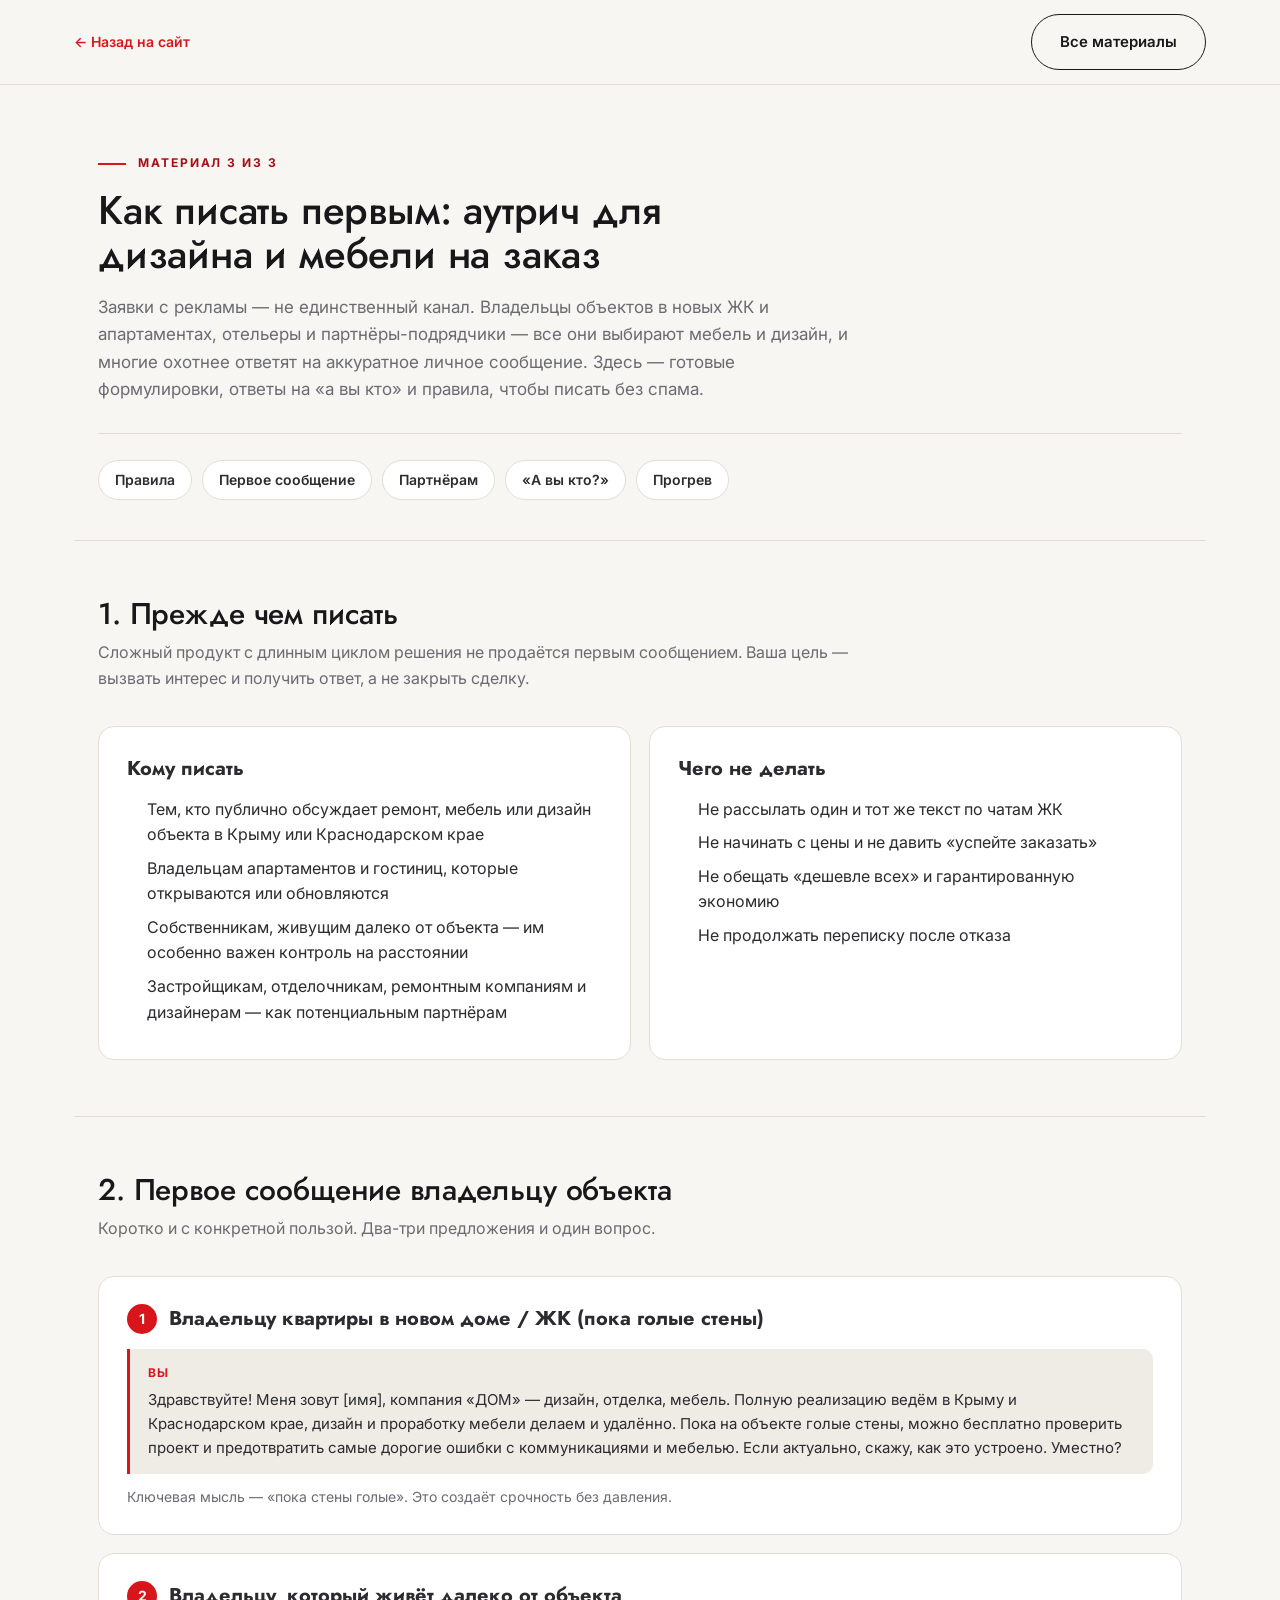
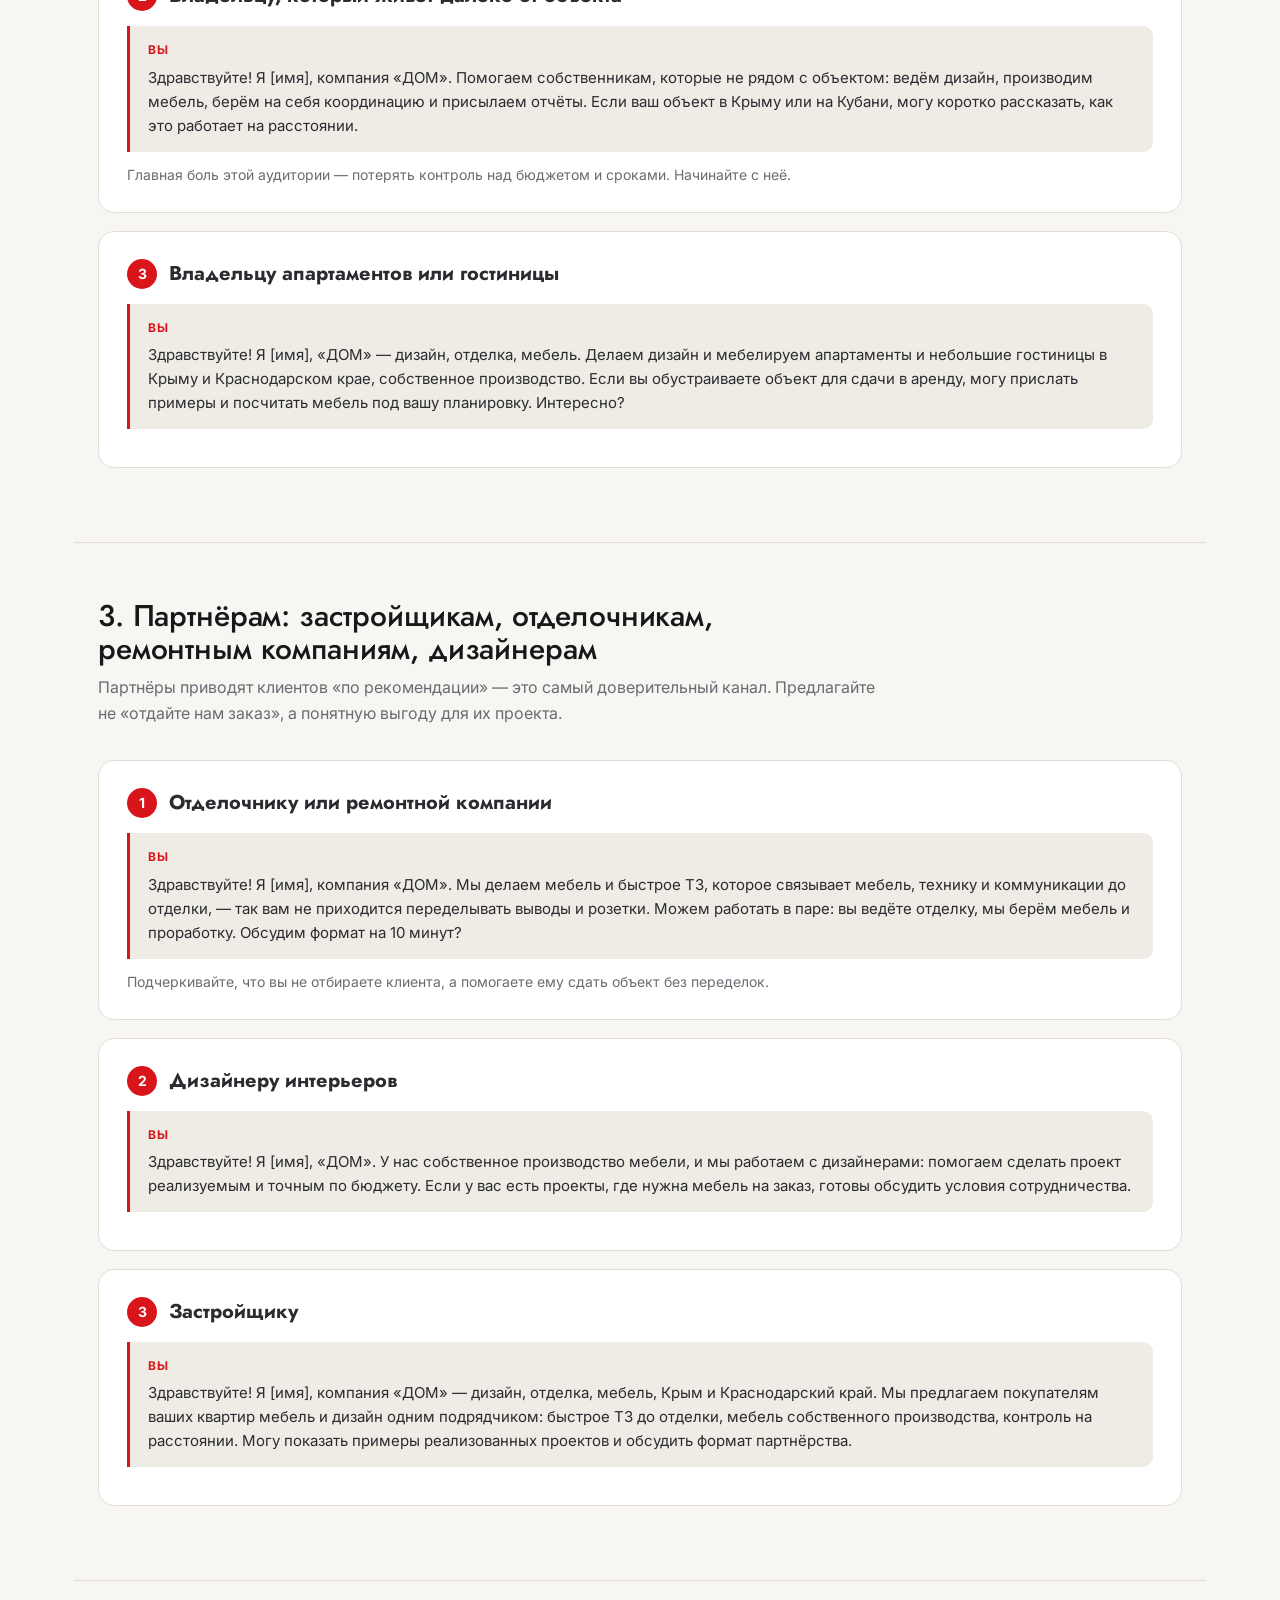
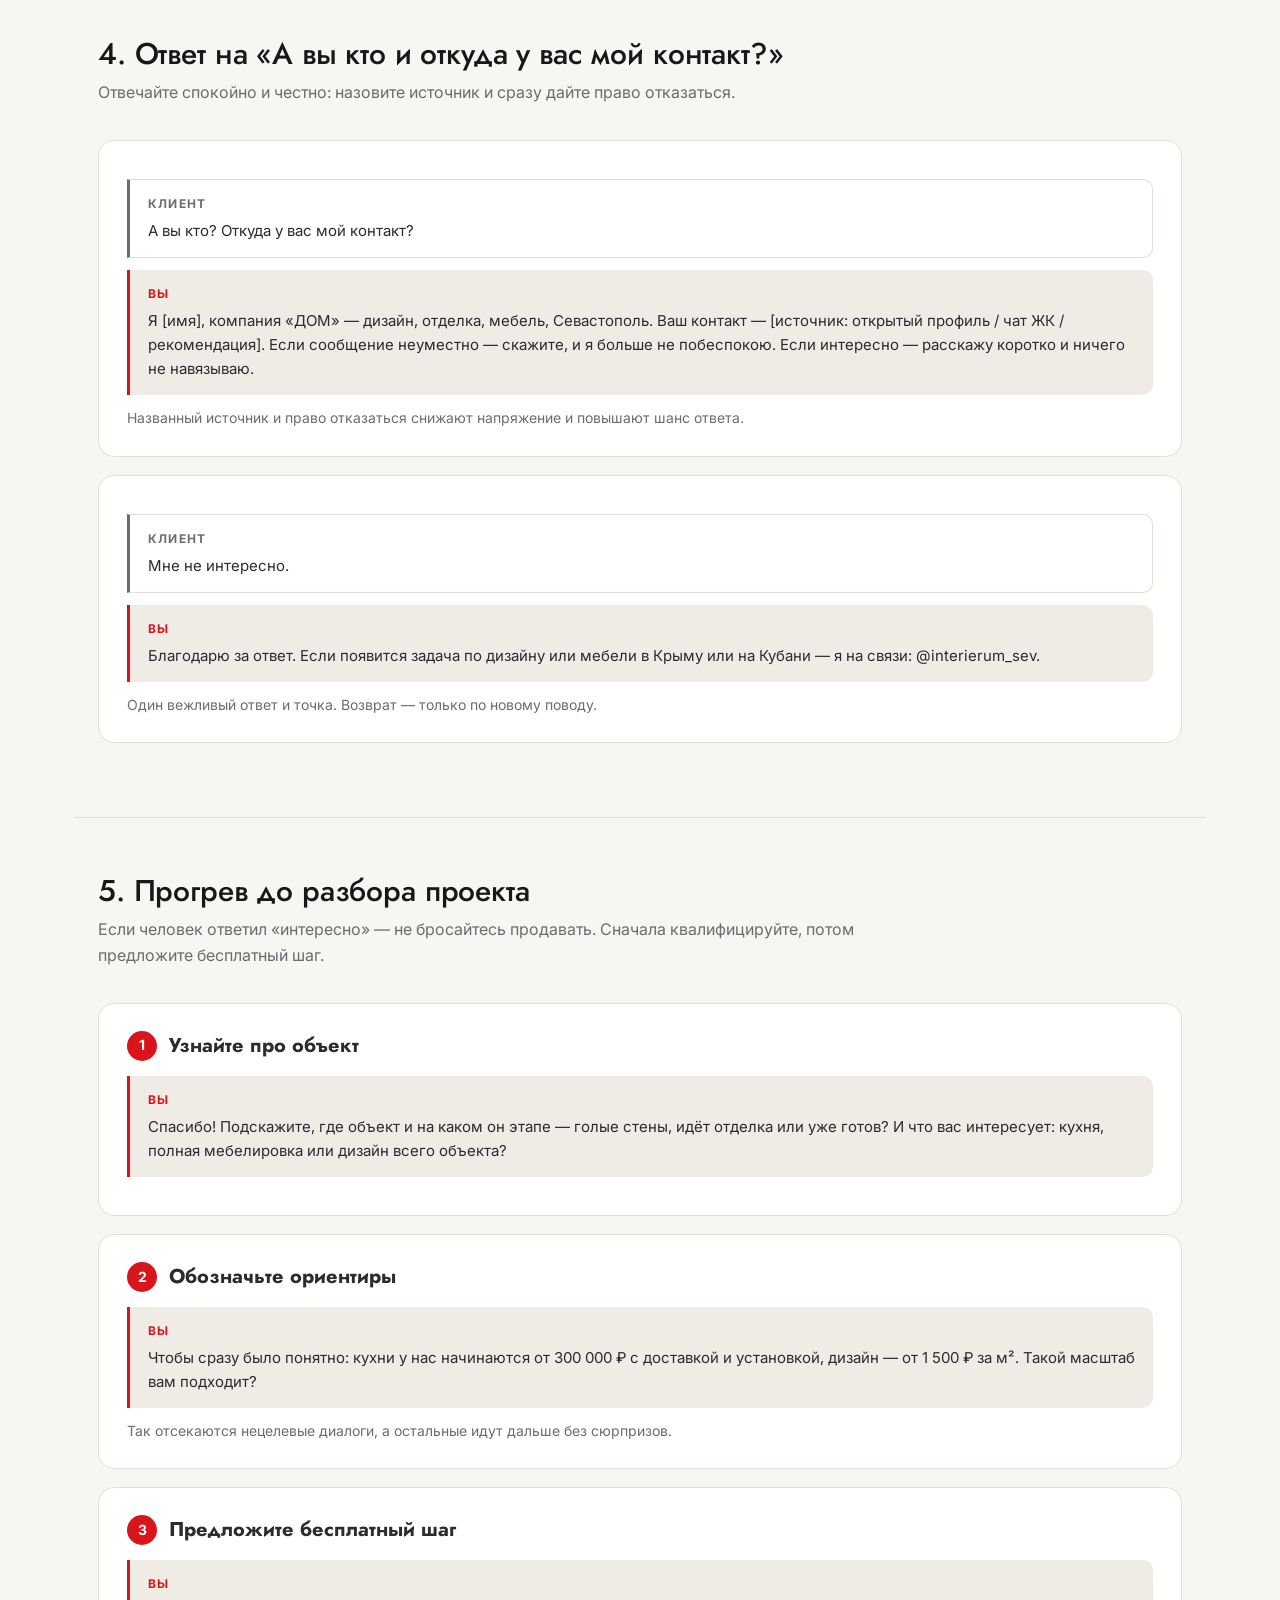
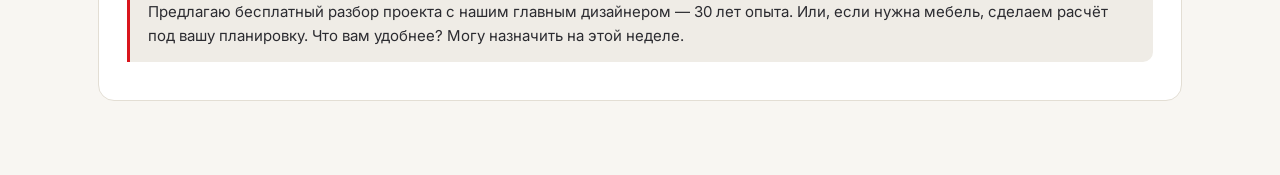
<file: outreach.html>
<!DOCTYPE html>
<html lang="ru">
<head>
<meta charset="UTF-8">
<meta name="viewport" content="width=device-width, initial-scale=1.0">
<title>Скрипт холодных сообщений — ДОМ</title>
<meta name="robots" content="noindex">
<link rel="icon" href="img/favicon.png" type="image/png">
<link rel="preconnect" href="https://fonts.googleapis.com">
<link rel="preconnect" href="https://fonts.gstatic.com" crossorigin>
<link href="https://fonts.googleapis.com/css2?family=Jost:wght@400;500;600&family=Inter:wght@400;500;600;700&display=swap" rel="stylesheet">
<link rel="stylesheet" href="styles.css">
<link rel="stylesheet" href="materials.css">
</head>
<body>

<div class="doc-bar">
  <div class="doc-bar__inner">
    <a href="index.html" class="doc-bar__back">← <span>Назад на сайт</span></a>
    <div class="doc-actions-wrap doc-bar__actions">
      <a href="materials.html" class="btn btn--outline">Все материалы</a>
    </div>
  </div>
</div>

<div class="container">

  <section class="doc-hero">
    <p class="section-tag">Материал 3 из 3</p>
    <h1>Как писать первым: аутрич для дизайна и мебели на заказ</h1>
    <p class="doc-hero__lead">Заявки с рекламы — не единственный канал. Владельцы объектов в новых ЖК и апартаментах, отельеры и партнёры-подрядчики — все они выбирают мебель и дизайн, и многие охотнее ответят на аккуратное личное сообщение. Здесь — готовые формулировки, ответы на «а вы кто» и правила, чтобы писать без спама.</p>
    <nav class="toc">
      <a href="#rules">Правила</a>
      <a href="#first">Первое сообщение</a>
      <a href="#partners">Партнёрам</a>
      <a href="#reply">«А вы кто?»</a>
      <a href="#follow">Прогрев</a>
    </nav>
  </section>

  <section class="doc-section" id="rules">
    <h2>1. Прежде чем писать</h2>
    <p class="doc-section__lead">Сложный продукт с длинным циклом решения не продаётся первым сообщением. Ваша цель — вызвать интерес и получить ответ, а не закрыть сделку.</p>
    <div class="grid-2">
      <div class="card">
        <p class="card__title">Кому писать</p>
        <ul class="ul">
          <li>Тем, кто публично обсуждает ремонт, мебель или дизайн объекта в Крыму или Краснодарском крае</li>
          <li>Владельцам апартаментов и гостиниц, которые открываются или обновляются</li>
          <li>Собственникам, живущим далеко от объекта — им особенно важен контроль на расстоянии</li>
          <li>Застройщикам, отделочникам, ремонтным компаниям и дизайнерам — как потенциальным партнёрам</li>
        </ul>
      </div>
      <div class="card">
        <p class="card__title">Чего не делать</p>
        <ul class="ul">
          <li>Не рассылать один и тот же текст по чатам ЖК</li>
          <li>Не начинать с цены и не давить «успейте заказать»</li>
          <li>Не обещать «дешевле всех» и гарантированную экономию</li>
          <li>Не продолжать переписку после отказа</li>
        </ul>
      </div>
    </div>
  </section>

  <section class="doc-section" id="first">
    <h2>2. Первое сообщение владельцу объекта</h2>
    <p class="doc-section__lead">Коротко и с конкретной пользой. Два-три предложения и один вопрос.</p>
    <div class="card">
      <div class="card__head"><span class="card__step">1</span><p class="card__title">Владельцу квартиры в новом доме / ЖК (пока голые стены)</p></div>
      <div class="say"><span class="say__who">Вы</span>Здравствуйте! Меня зовут [имя], компания «ДОМ» — дизайн, отделка, мебель. Полную реализацию ведём в Крыму и Краснодарском крае, дизайн и проработку мебели делаем и удалённо. Пока на объекте голые стены, можно бесплатно проверить проект и предотвратить самые дорогие ошибки с коммуникациями и мебелью. Если актуально, скажу, как это устроено. Уместно?</div>
      <p class="card__note">Ключевая мысль — «пока стены голые». Это создаёт срочность без давления.</p>
    </div>
    <div class="card">
      <div class="card__head"><span class="card__step">2</span><p class="card__title">Владельцу, который живёт далеко от объекта</p></div>
      <div class="say"><span class="say__who">Вы</span>Здравствуйте! Я [имя], компания «ДОМ». Помогаем собственникам, которые не рядом с объектом: ведём дизайн, производим мебель, берём на себя координацию и присылаем отчёты. Если ваш объект в Крыму или на Кубани, могу коротко рассказать, как это работает на расстоянии.</div>
      <p class="card__note">Главная боль этой аудитории — потерять контроль над бюджетом и сроками. Начинайте с неё.</p>
    </div>
    <div class="card">
      <div class="card__head"><span class="card__step">3</span><p class="card__title">Владельцу апартаментов или гостиницы</p></div>
      <div class="say"><span class="say__who">Вы</span>Здравствуйте! Я [имя], «ДОМ» — дизайн, отделка, мебель. Делаем дизайн и мебелируем апартаменты и небольшие гостиницы в Крыму и Краснодарском крае, собственное производство. Если вы обустраиваете объект для сдачи в аренду, могу прислать примеры и посчитать мебель под вашу планировку. Интересно?</div>
    </div>
  </section>

  <section class="doc-section" id="partners">
    <h2>3. Партнёрам: застройщикам, отделочникам, ремонтным компаниям, дизайнерам</h2>
    <p class="doc-section__lead">Партнёры приводят клиентов «по рекомендации» — это самый доверительный канал. Предлагайте не «отдайте нам заказ», а понятную выгоду для их проекта.</p>
    <div class="card">
      <div class="card__head"><span class="card__step">1</span><p class="card__title">Отделочнику или ремонтной компании</p></div>
      <div class="say"><span class="say__who">Вы</span>Здравствуйте! Я [имя], компания «ДОМ». Мы делаем мебель и быстрое ТЗ, которое связывает мебель, технику и коммуникации до отделки, — так вам не приходится переделывать выводы и розетки. Можем работать в паре: вы ведёте отделку, мы берём мебель и проработку. Обсудим формат на 10 минут?</div>
      <p class="card__note">Подчеркивайте, что вы не отбираете клиента, а помогаете ему сдать объект без переделок.</p>
    </div>
    <div class="card">
      <div class="card__head"><span class="card__step">2</span><p class="card__title">Дизайнеру интерьеров</p></div>
      <div class="say"><span class="say__who">Вы</span>Здравствуйте! Я [имя], «ДОМ». У нас собственное производство мебели, и мы работаем с дизайнерами: помогаем сделать проект реализуемым и точным по бюджету. Если у вас есть проекты, где нужна мебель на заказ, готовы обсудить условия сотрудничества.</div>
    </div>
    <div class="card">
      <div class="card__head"><span class="card__step">3</span><p class="card__title">Застройщику</p></div>
      <div class="say"><span class="say__who">Вы</span>Здравствуйте! Я [имя], компания «ДОМ» — дизайн, отделка, мебель, Крым и Краснодарский край. Мы предлагаем покупателям ваших квартир мебель и дизайн одним подрядчиком: быстрое ТЗ до отделки, мебель собственного производства, контроль на расстоянии. Могу показать примеры реализованных проектов и обсудить формат партнёрства.</div>
    </div>
  </section>

  <section class="doc-section" id="reply">
    <h2>4. Ответ на «А вы кто и откуда у вас мой контакт?»</h2>
    <p class="doc-section__lead">Отвечайте спокойно и честно: назовите источник и сразу дайте право отказаться.</p>
    <div class="card">
      <div class="say say--client"><span class="say__who">Клиент</span>А вы кто? Откуда у вас мой контакт?</div>
      <div class="say"><span class="say__who">Вы</span>Я [имя], компания «ДОМ» — дизайн, отделка, мебель, Севастополь. Ваш контакт — [источник: открытый профиль / чат ЖК / рекомендация]. Если сообщение неуместно — скажите, и я больше не побеспокою. Если интересно — расскажу коротко и ничего не навязываю.</div>
      <p class="card__note">Названный источник и право отказаться снижают напряжение и повышают шанс ответа.</p>
    </div>
    <div class="card">
      <div class="say say--client"><span class="say__who">Клиент</span>Мне не интересно.</div>
      <div class="say"><span class="say__who">Вы</span>Благодарю за ответ. Если появится задача по дизайну или мебели в Крыму или на Кубани — я на связи: @interierum_sev.</div>
      <p class="card__note">Один вежливый ответ и точка. Возврат — только по новому поводу.</p>
    </div>
  </section>

  <section class="doc-section" id="follow">
    <h2>5. Прогрев до разбора проекта</h2>
    <p class="doc-section__lead">Если человек ответил «интересно» — не бросайтесь продавать. Сначала квалифицируйте, потом предложите бесплатный шаг.</p>
    <div class="card">
      <div class="card__head"><span class="card__step">1</span><p class="card__title">Узнайте про объект</p></div>
      <div class="say"><span class="say__who">Вы</span>Спасибо! Подскажите, где объект и на каком он этапе — голые стены, идёт отделка или уже готов? И что вас интересует: кухня, полная мебелировка или дизайн всего объекта?</div>
    </div>
    <div class="card">
      <div class="card__head"><span class="card__step">2</span><p class="card__title">Обозначьте ориентиры</p></div>
      <div class="say"><span class="say__who">Вы</span>Чтобы сразу было понятно: кухни у нас начинаются от 300 000 ₽ с доставкой и установкой, дизайн — от 1 500 ₽ за м². Такой масштаб вам подходит?</div>
      <p class="card__note">Так отсекаются нецелевые диалоги, а остальные идут дальше без сюрпризов.</p>
    </div>
    <div class="card">
      <div class="card__head"><span class="card__step">3</span><p class="card__title">Предложите бесплатный шаг</p></div>
      <div class="say"><span class="say__who">Вы</span>Предлагаю бесплатный разбор проекта с нашим главным дизайнером — 30 лет опыта. Или, если нужна мебель, сделаем расчёт под вашу планировку. Что вам удобнее? Могу назначить на этой неделе.</div>
    </div>
  </section>

</div>

<script src="script.js"></script>
</body>
</html>
</file>
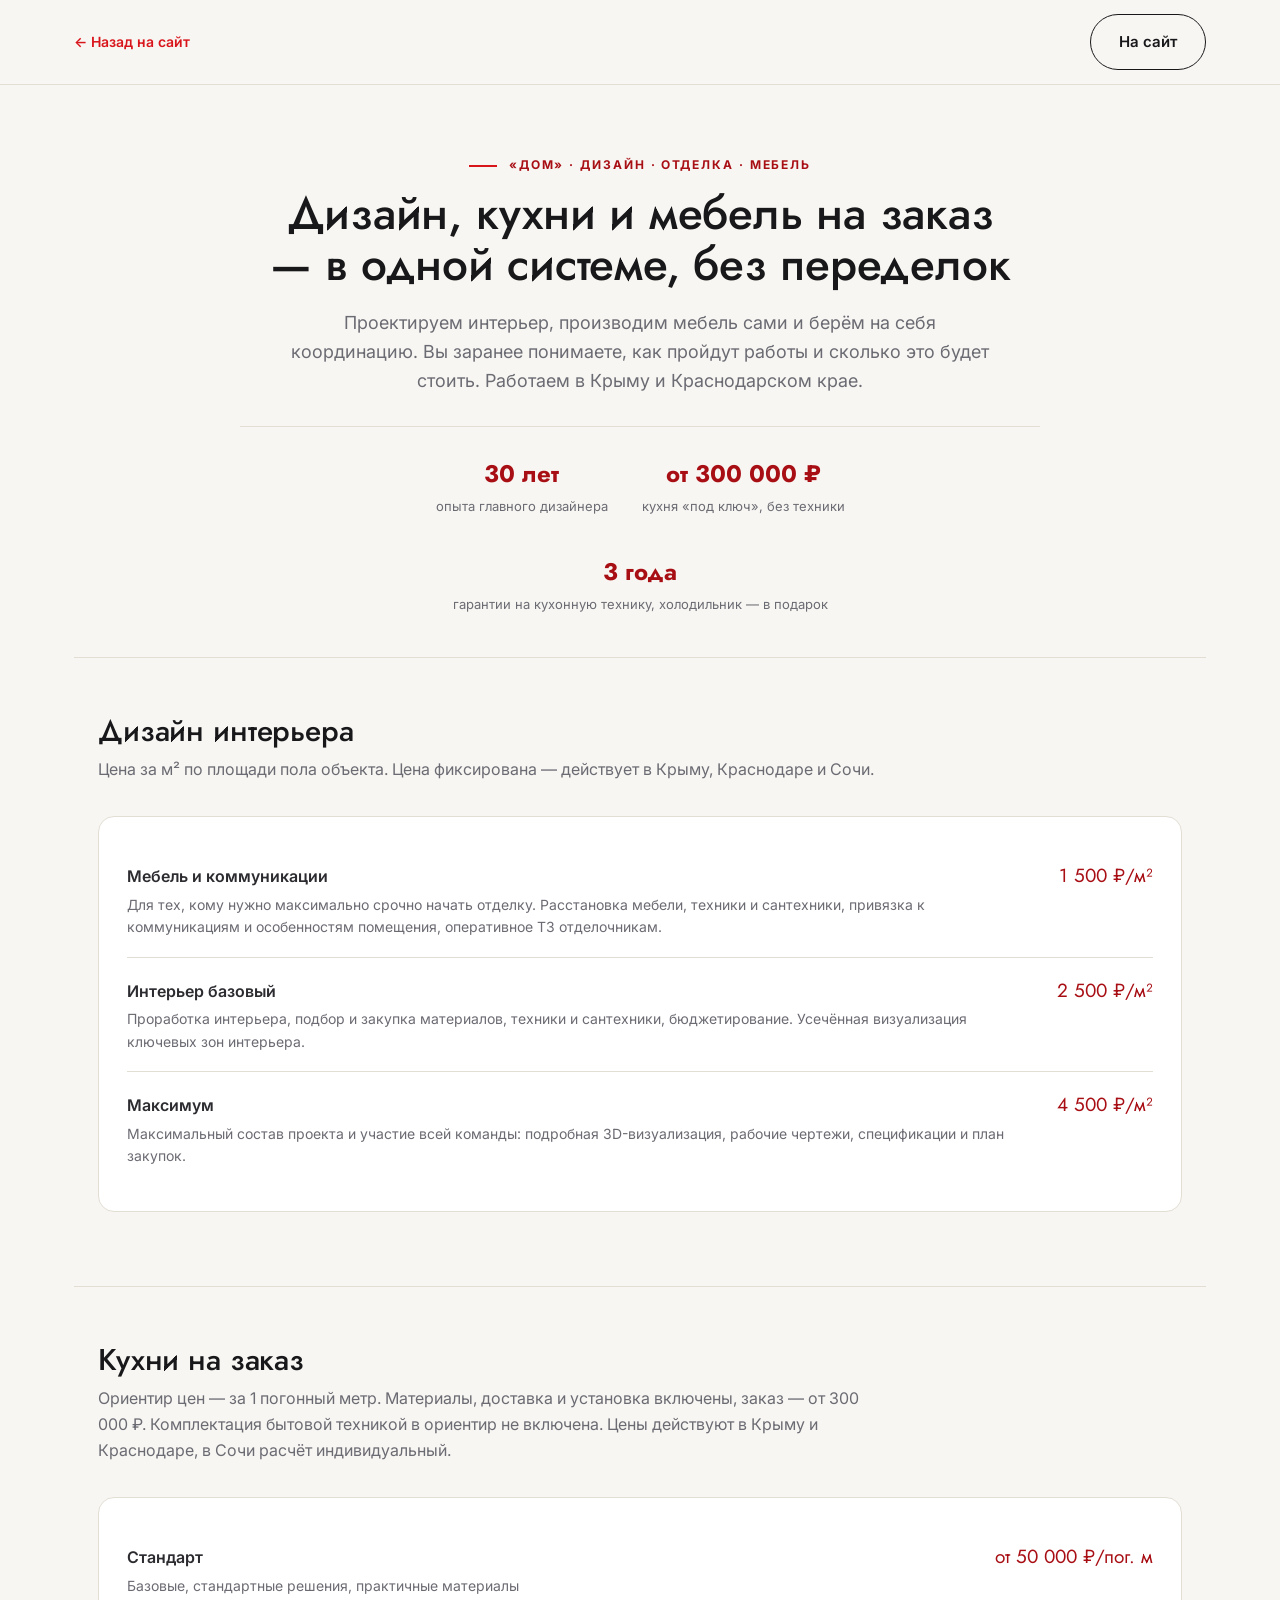
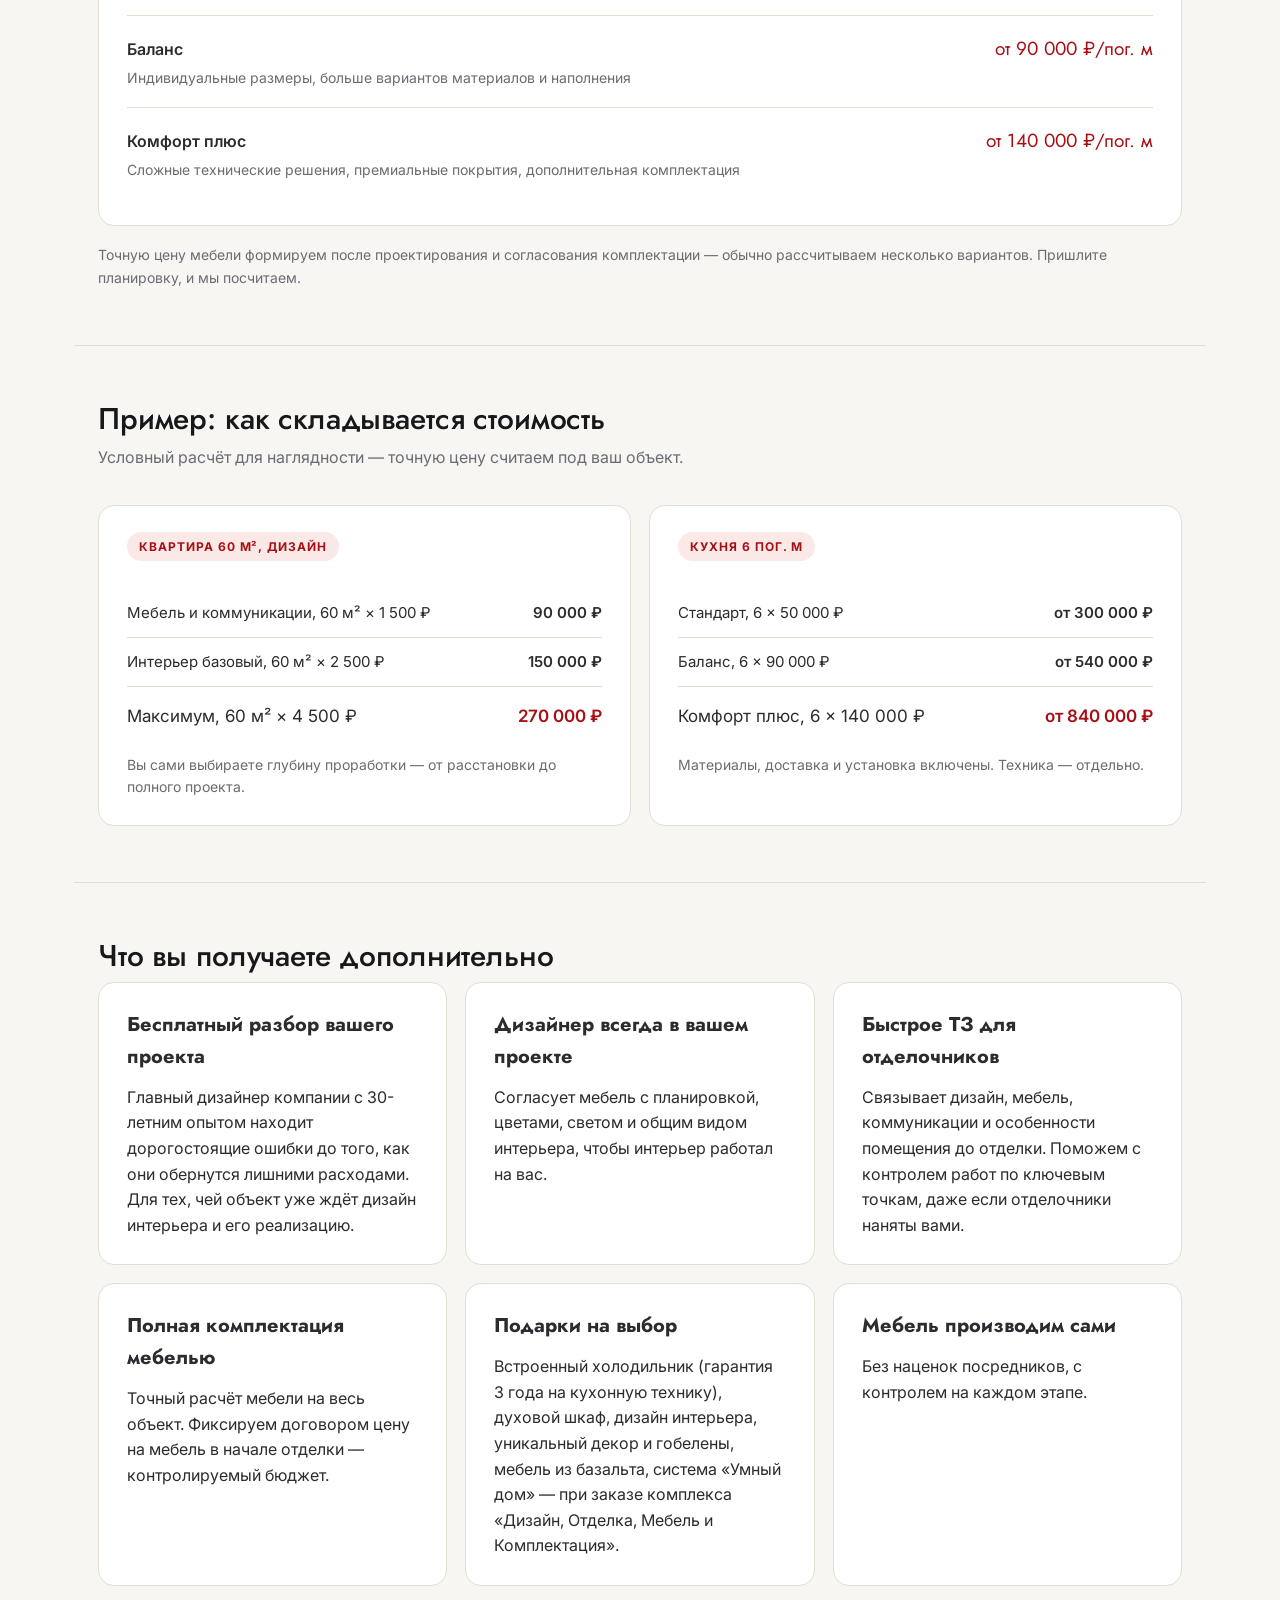
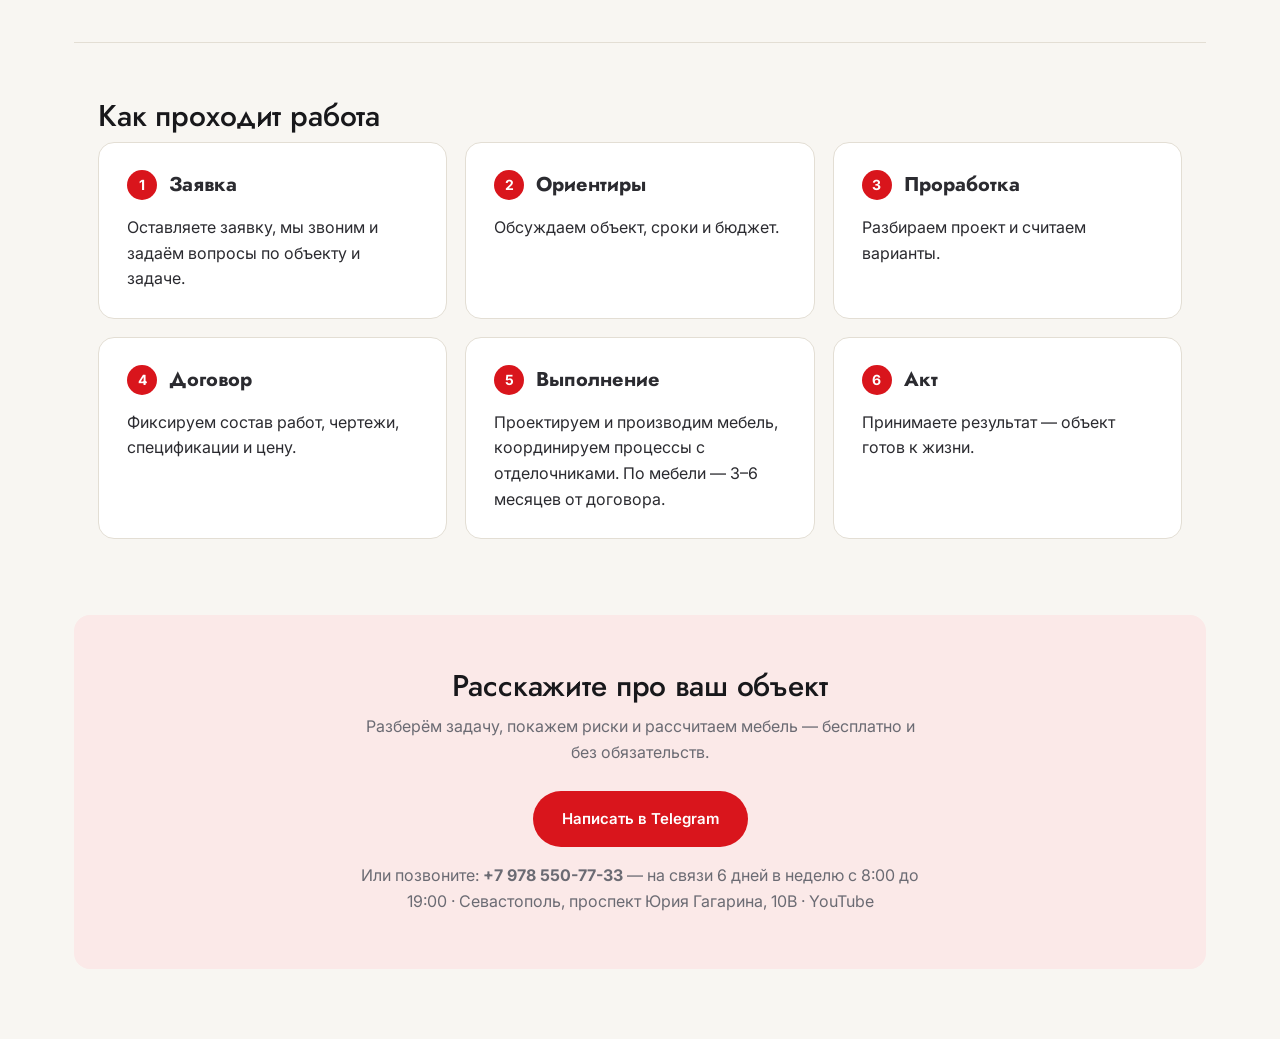
<file: presentation.html>
<!DOCTYPE html>
<html lang="ru">
<head>
<meta charset="UTF-8">
<meta name="viewport" content="width=device-width, initial-scale=1.0">
<title>ДОМ — дизайн, кухни и мебель на заказ в Крыму и Краснодарском крае</title>
<meta name="robots" content="noindex">
<link rel="icon" href="img/favicon.png" type="image/png">
<link rel="preconnect" href="https://fonts.googleapis.com">
<link rel="preconnect" href="https://fonts.gstatic.com" crossorigin>
<link href="https://fonts.googleapis.com/css2?family=Jost:wght@400;500;600&family=Inter:wght@400;500;600;700&display=swap" rel="stylesheet">
<link rel="stylesheet" href="styles.css">
<link rel="stylesheet" href="materials.css">
</head>
<body>

<div class="doc-bar">
  <div class="doc-bar__inner">
    <a href="index.html" class="doc-bar__back">← <span>Назад на сайт</span></a>
    <div class="doc-actions-wrap doc-bar__actions">
      <a href="index.html" class="btn btn--outline">На сайт</a>
    </div>
  </div>
</div>

<div class="container">

  <section class="pitch">
    <p class="section-tag eyebrow--center">«ДОМ» · Дизайн · Отделка · Мебель</p>
    <h1>Дизайн, кухни и мебель на заказ — в одной системе, без переделок</h1>
    <p class="pitch__lead">Проектируем интерьер, производим мебель сами и берём на себя координацию. Вы заранее понимаете, как пройдут работы и сколько это будет стоить. Работаем в Крыму и Краснодарском крае.</p>
    <div class="pitch__meta">
      <div><b>30 лет</b><span>опыта главного дизайнера</span></div>
      <div><b>от 300 000 ₽</b><span>кухня «под ключ», без техники</span></div>
      <div><b>3 года</b><span>гарантии на кухонную технику, холодильник — в подарок</span></div>
    </div>
  </section>

  <section class="doc-section">
    <h2>Дизайн интерьера</h2>
    <p class="doc-section__lead">Цена за м² по площади пола объекта. Цена фиксирована — действует в Крыму, Краснодаре и Сочи.</p>
    <div class="card">
      <div class="offer">
        <div><span class="offer__name">Мебель и коммуникации</span><span class="offer__desc">Для тех, кому нужно максимально срочно начать отделку. Расстановка мебели, техники и сантехники, привязка к коммуникациям и особенностям помещения, оперативное ТЗ отделочникам.</span></div>
        <span class="offer__price">1 500 ₽/м²</span>
      </div>
      <div class="offer">
        <div><span class="offer__name">Интерьер базовый</span><span class="offer__desc">Проработка интерьера, подбор и закупка материалов, техники и сантехники, бюджетирование. Усечённая визуализация ключевых зон интерьера.</span></div>
        <span class="offer__price">2 500 ₽/м²</span>
      </div>
      <div class="offer">
        <div><span class="offer__name">Максимум</span><span class="offer__desc">Максимальный состав проекта и участие всей команды: подробная 3D-визуализация, рабочие чертежи, спецификации и план закупок.</span></div>
        <span class="offer__price">4 500 ₽/м²</span>
      </div>
    </div>
  </section>

  <section class="doc-section">
    <h2>Кухни на заказ</h2>
    <p class="doc-section__lead">Ориентир цен — за 1 погонный метр. Материалы, доставка и установка включены, заказ — от 300 000 ₽. Комплектация бытовой техникой в ориентир не включена. Цены действуют в Крыму и Краснодаре, в Сочи расчёт индивидуальный.</p>
    <div class="card">
      <div class="offer">
        <div><span class="offer__name">Стандарт</span><span class="offer__desc">Базовые, стандартные решения, практичные материалы</span></div>
        <span class="offer__price">от 50 000 ₽/пог. м</span>
      </div>
      <div class="offer">
        <div><span class="offer__name">Баланс</span><span class="offer__desc">Индивидуальные размеры, больше вариантов материалов и наполнения</span></div>
        <span class="offer__price">от 90 000 ₽/пог. м</span>
      </div>
      <div class="offer">
        <div><span class="offer__name">Комфорт плюс</span><span class="offer__desc">Сложные технические решения, премиальные покрытия, дополнительная комплектация</span></div>
        <span class="offer__price">от 140 000 ₽/пог. м</span>
      </div>
    </div>
    <p class="card__note" style="margin-top:14px">Точную цену мебели формируем после проектирования и согласования комплектации — обычно рассчитываем несколько вариантов. Пришлите планировку, и мы посчитаем.</p>
  </section>

  <section class="doc-section">
    <h2>Пример: как складывается стоимость</h2>
    <p class="doc-section__lead">Условный расчёт для наглядности — точную цену считаем под ваш объект.</p>
    <div class="grid-2">
      <div class="card">
        <span class="tag">Квартира 60 м², дизайн</span>
        <table class="calc">
          <tr><td>Мебель и коммуникации, 60 м² × 1 500 ₽</td><td>90 000 ₽</td></tr>
          <tr><td>Интерьер базовый, 60 м² × 2 500 ₽</td><td>150 000 ₽</td></tr>
          <tr><td>Максимум, 60 м² × 4 500 ₽</td><td>270 000 ₽</td></tr>
        </table>
        <p class="card__note">Вы сами выбираете глубину проработки — от расстановки до полного проекта.</p>
      </div>
      <div class="card">
        <span class="tag">Кухня 6 пог. м</span>
        <table class="calc">
          <tr><td>Стандарт, 6 × 50 000 ₽</td><td>от 300 000 ₽</td></tr>
          <tr><td>Баланс, 6 × 90 000 ₽</td><td>от 540 000 ₽</td></tr>
          <tr><td>Комфорт плюс, 6 × 140 000 ₽</td><td>от 840 000 ₽</td></tr>
        </table>
        <p class="card__note">Материалы, доставка и установка включены. Техника — отдельно.</p>
      </div>
    </div>
  </section>

  <section class="doc-section">
    <h2>Что вы получаете дополнительно</h2>
    <div class="grid-3">
      <div class="card"><p class="card__title">Бесплатный разбор вашего проекта</p><p>Главный дизайнер компании с 30-летним опытом находит дорогостоящие ошибки до того, как они обернутся лишними расходами. Для тех, чей объект уже ждёт дизайн интерьера и его реализацию.</p></div>
      <div class="card"><p class="card__title">Дизайнер всегда в вашем проекте</p><p>Согласует мебель с планировкой, цветами, светом и общим видом интерьера, чтобы интерьер работал на вас.</p></div>
      <div class="card"><p class="card__title">Быстрое ТЗ для отделочников</p><p>Связывает дизайн, мебель, коммуникации и особенности помещения до отделки. Поможем с контролем работ по ключевым точкам, даже если отделочники наняты вами.</p></div>
      <div class="card"><p class="card__title">Полная комплектация мебелью</p><p>Точный расчёт мебели на весь объект. Фиксируем договором цену на мебель в начале отделки — контролируемый бюджет.</p></div>
      <div class="card"><p class="card__title">Подарки на выбор</p><p>Встроенный холодильник (гарантия 3 года на кухонную технику), духовой шкаф, дизайн интерьера, уникальный декор и гобелены, мебель из базальта, система «Умный дом» — при заказе комплекса «Дизайн, Отделка, Мебель и Комплектация».</p></div>
      <div class="card"><p class="card__title">Мебель производим сами</p><p>Без наценок посредников, с контролем на каждом этапе.</p></div>
    </div>
  </section>

  <section class="doc-section">
    <h2>Как проходит работа</h2>
    <div class="grid-3">
      <div class="card"><div class="card__head"><span class="card__step">1</span><p class="card__title">Заявка</p></div><p>Оставляете заявку, мы звоним и задаём вопросы по объекту и задаче.</p></div>
      <div class="card"><div class="card__head"><span class="card__step">2</span><p class="card__title">Ориентиры</p></div><p>Обсуждаем объект, сроки и бюджет.</p></div>
      <div class="card"><div class="card__head"><span class="card__step">3</span><p class="card__title">Проработка</p></div><p>Разбираем проект и считаем варианты.</p></div>
      <div class="card"><div class="card__head"><span class="card__step">4</span><p class="card__title">Договор</p></div><p>Фиксируем состав работ, чертежи, спецификации и цену.</p></div>
      <div class="card"><div class="card__head"><span class="card__step">5</span><p class="card__title">Выполнение</p></div><p>Проектируем и производим мебель, координируем процессы с отделочниками. По мебели — 3–6 месяцев от договора.</p></div>
      <div class="card"><div class="card__head"><span class="card__step">6</span><p class="card__title">Акт</p></div><p>Принимаете результат — объект готов к жизни.</p></div>
    </div>
  </section>

  <section class="cta-final">
    <h2>Расскажите про ваш объект</h2>
    <p>Разберём задачу, покажем риски и рассчитаем мебель — бесплатно и без обязательств.</p>
    <a href="https://t.me/interierum_sev" target="_blank" rel="noopener" class="btn btn--primary">Написать в Telegram</a>
    <p style="margin-top:16px;margin-bottom:0">Или позвоните: <a href="tel:+79785507733"><b>+7 978 550-77-33</b></a> — на связи 6 дней в неделю с 8:00 до 19:00 · Севастополь, проспект Юрия Гагарина, 10В · <a href="https://www.youtube.com/@interierum_sev" target="_blank" rel="noopener">YouTube</a></p>
  </section>

</div>

<script src="script.js"></script>
</body>
</html>
</file>
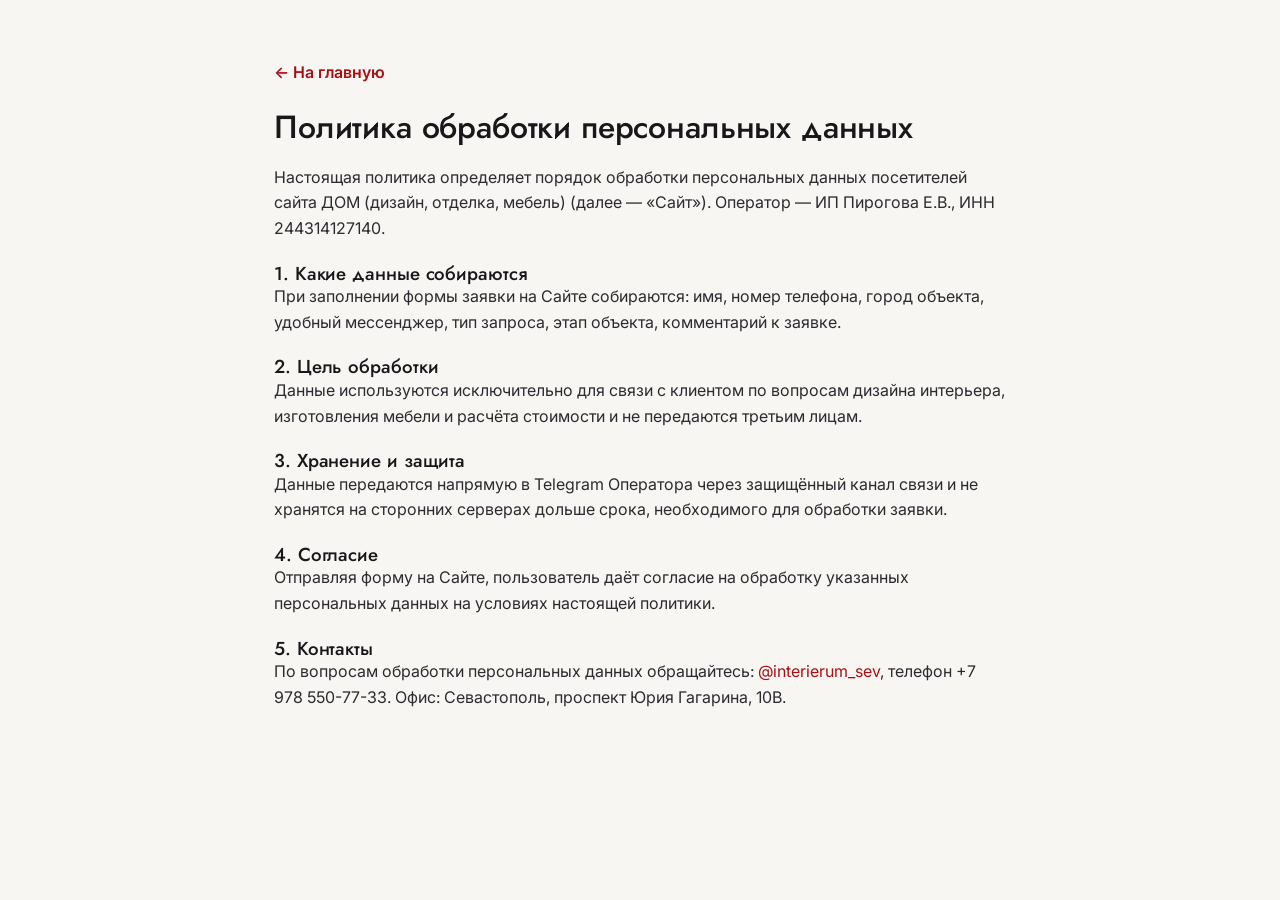
<file: privacy.html>
<!DOCTYPE html>
<html lang="ru">
<head>
<meta charset="UTF-8">
<meta name="viewport" content="width=device-width, initial-scale=1.0">
<title>Политика обработки персональных данных — ДОМ</title>
<link href="https://fonts.googleapis.com/css2?family=Jost:wght@400;500&family=Inter:wght@400;600&display=swap" rel="stylesheet">
<link rel="stylesheet" href="styles.css">
</head>
<body>
<div class="container" style="padding: 60px 24px; max-width: 780px;">
  <a href="index.html" style="color: var(--clr-accent-dark); font-weight: 600;">← На главную</a>
  <h1 style="margin-top: 24px; margin-bottom: 20px;">Политика обработки персональных данных</h1>
  <p>Настоящая политика определяет порядок обработки персональных данных посетителей сайта ДОМ (дизайн, отделка, мебель) (далее — «Сайт»). Оператор — ИП Пирогова Е.В., ИНН 244314127140.</p>
  <h3 style="margin-top:22px">1. Какие данные собираются</h3>
  <p>При заполнении формы заявки на Сайте собираются: имя, номер телефона, город объекта, удобный мессенджер, тип запроса, этап объекта, комментарий к заявке.</p>
  <h3 style="margin-top:22px">2. Цель обработки</h3>
  <p>Данные используются исключительно для связи с клиентом по вопросам дизайна интерьера, изготовления мебели и расчёта стоимости и не передаются третьим лицам.</p>
  <h3 style="margin-top:22px">3. Хранение и защита</h3>
  <p>Данные передаются напрямую в Telegram Оператора через защищённый канал связи и не хранятся на сторонних серверах дольше срока, необходимого для обработки заявки.</p>
  <h3 style="margin-top:22px">4. Согласие</h3>
  <p>Отправляя форму на Сайте, пользователь даёт согласие на обработку указанных персональных данных на условиях настоящей политики.</p>
  <h3 style="margin-top:22px">5. Контакты</h3>
  <p>По вопросам обработки персональных данных обращайтесь: <a href="https://t.me/interierum_sev" target="_blank" rel="noopener" style="color:var(--clr-accent-dark)">@interierum_sev</a>, телефон +7 978 550-77-33. Офис: Севастополь, проспект Юрия Гагарина, 10В.</p>
</div>
</body>
</html>
</file>
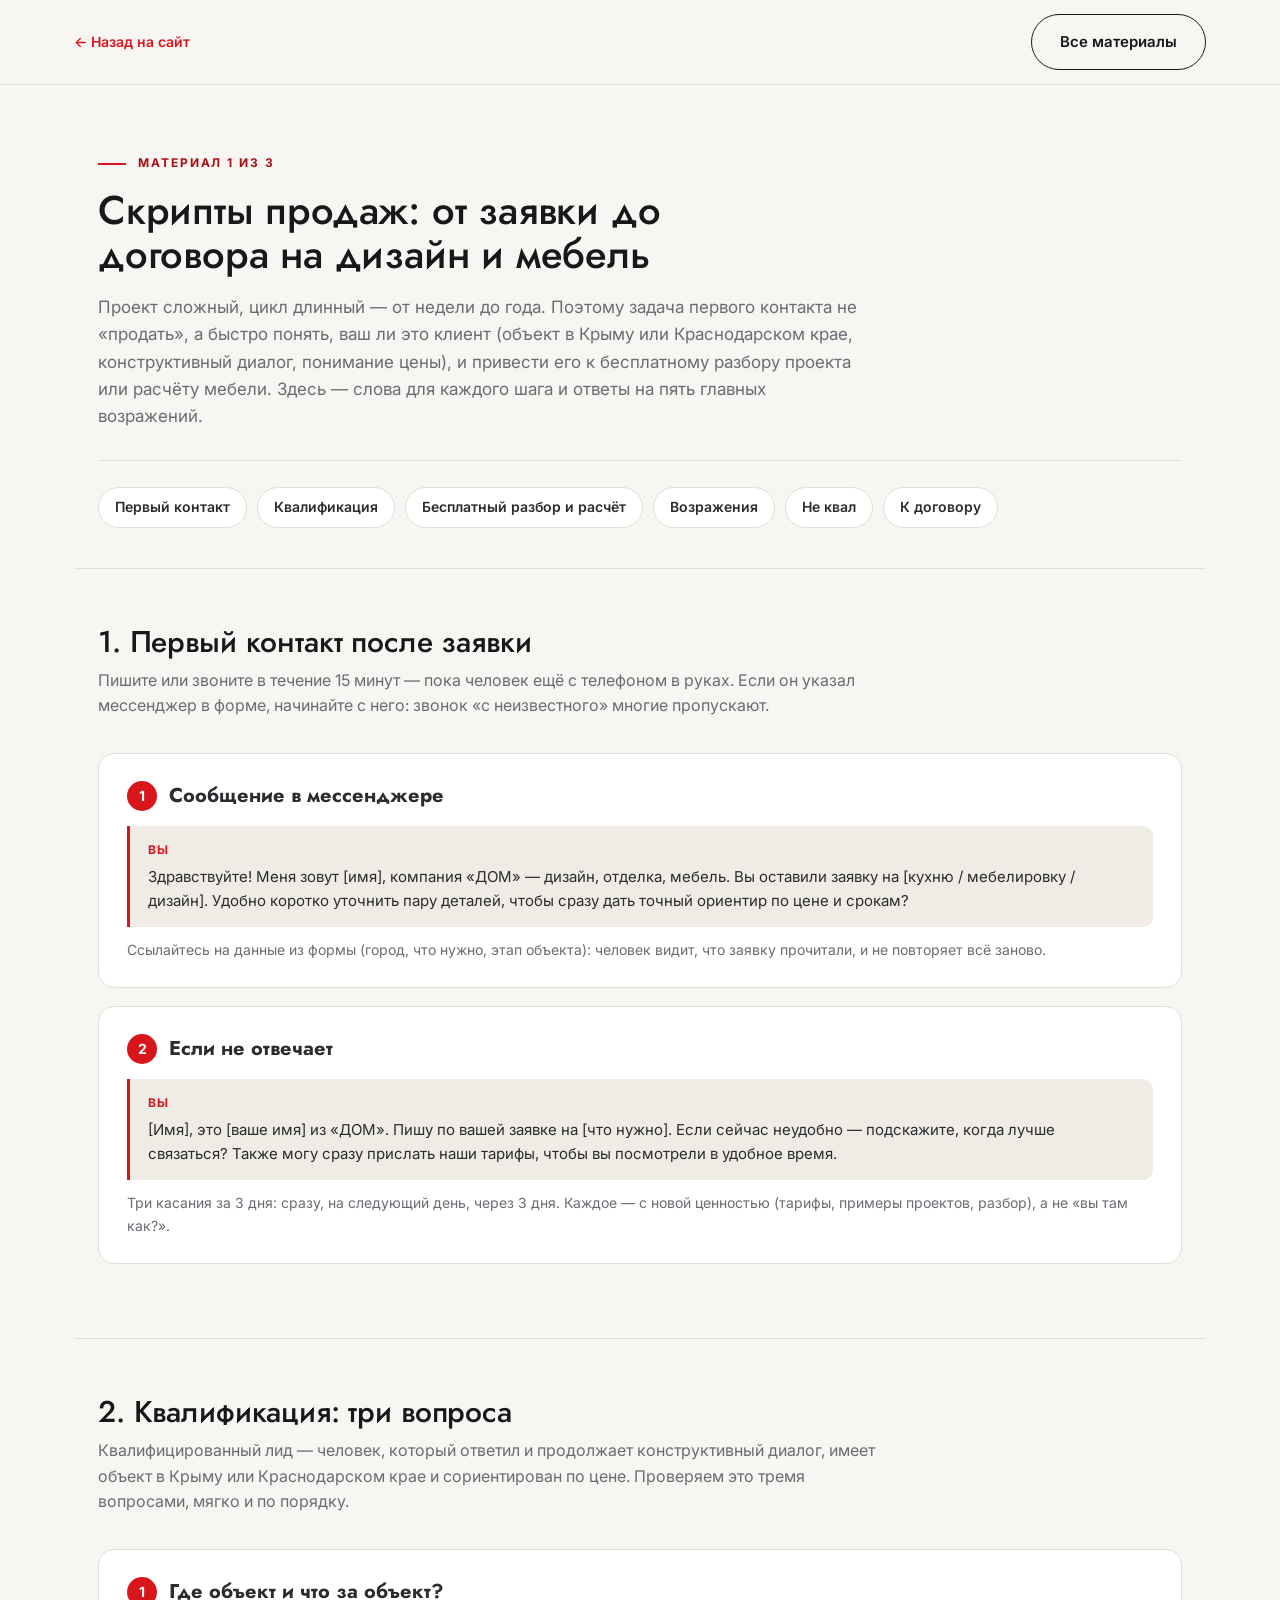
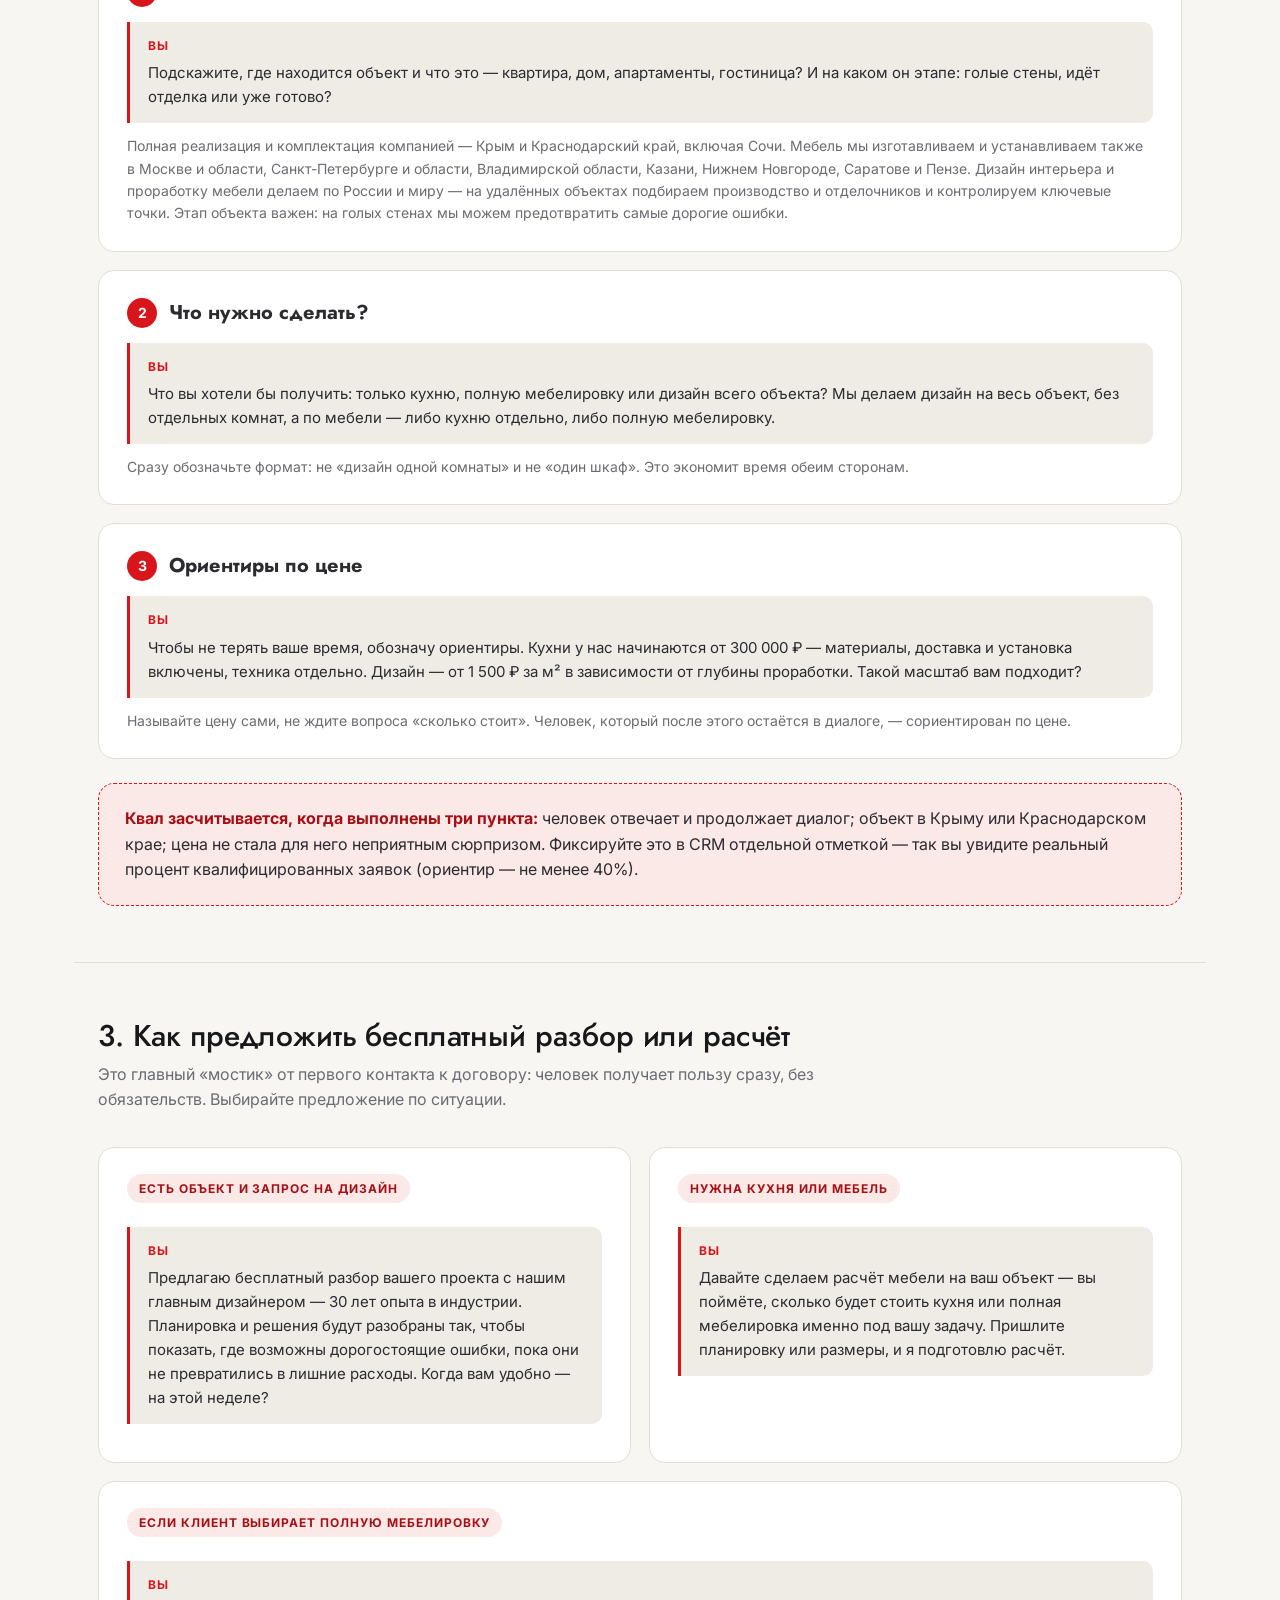
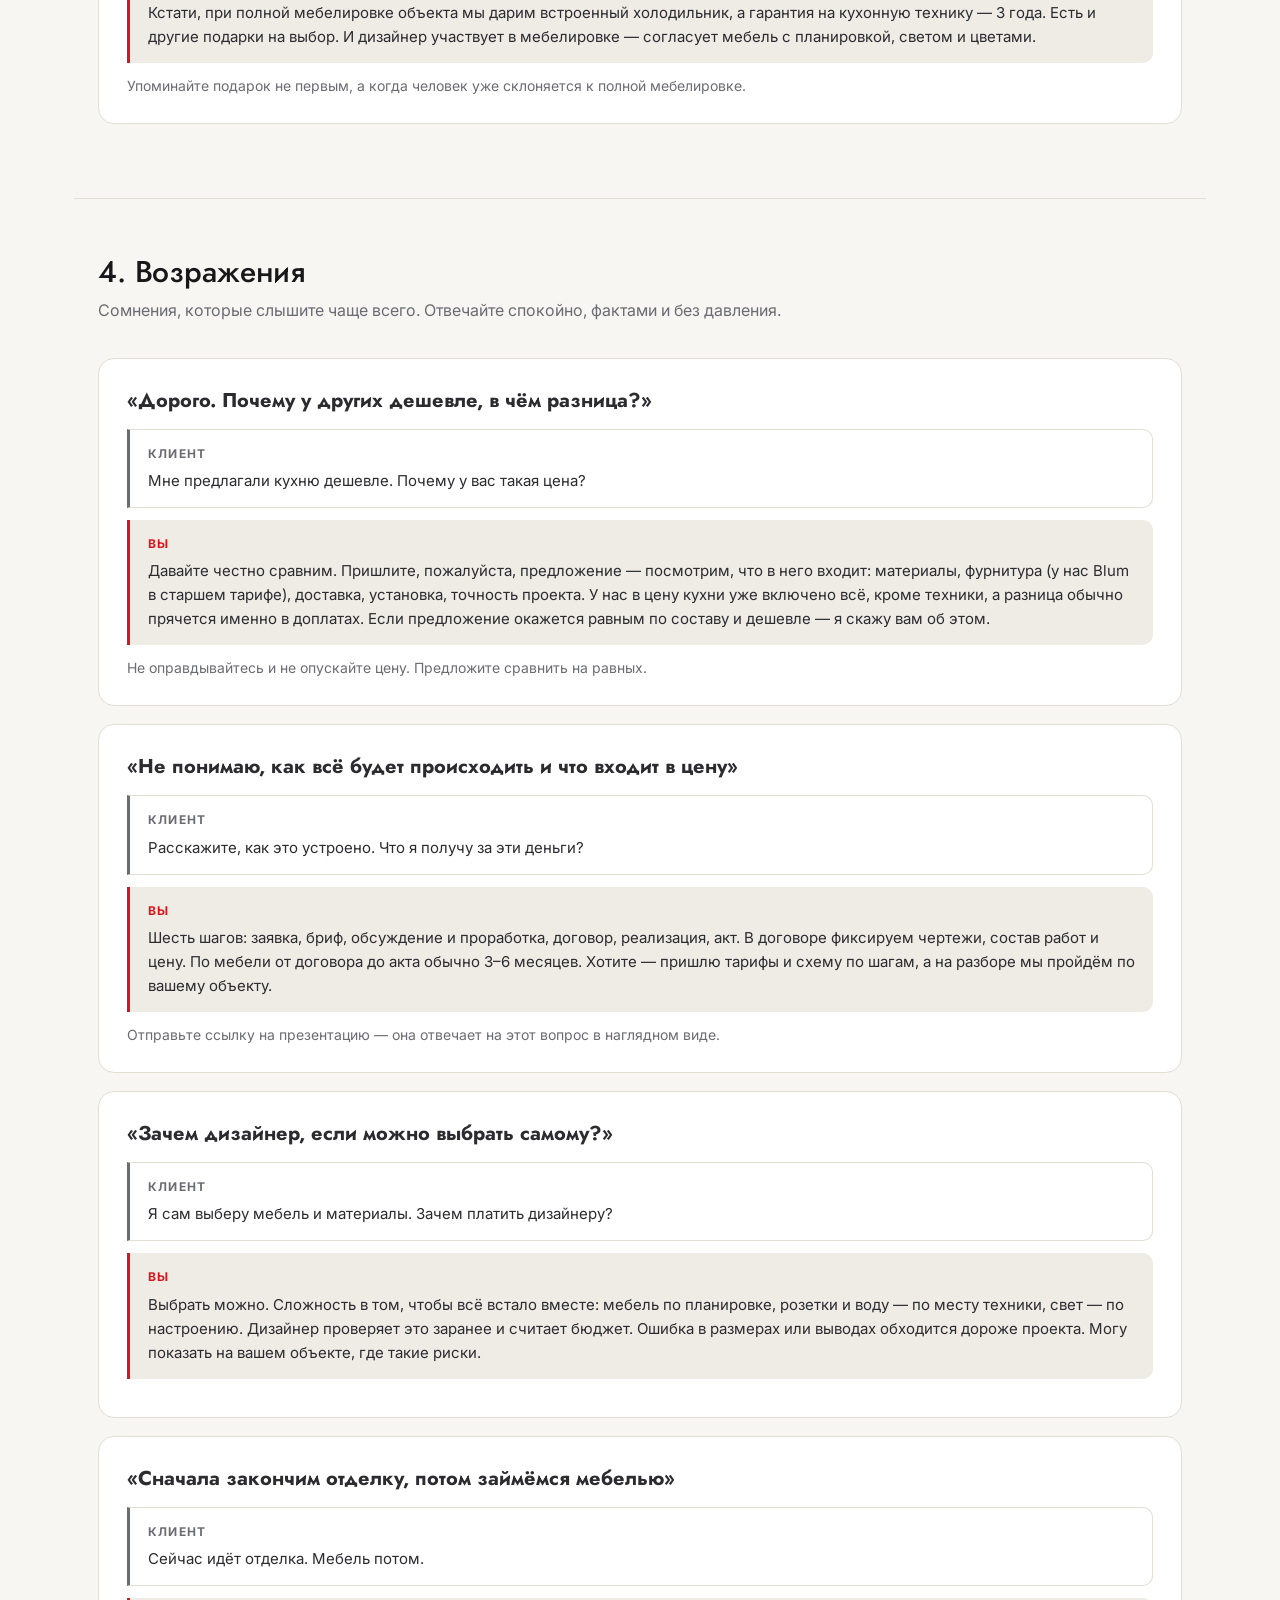
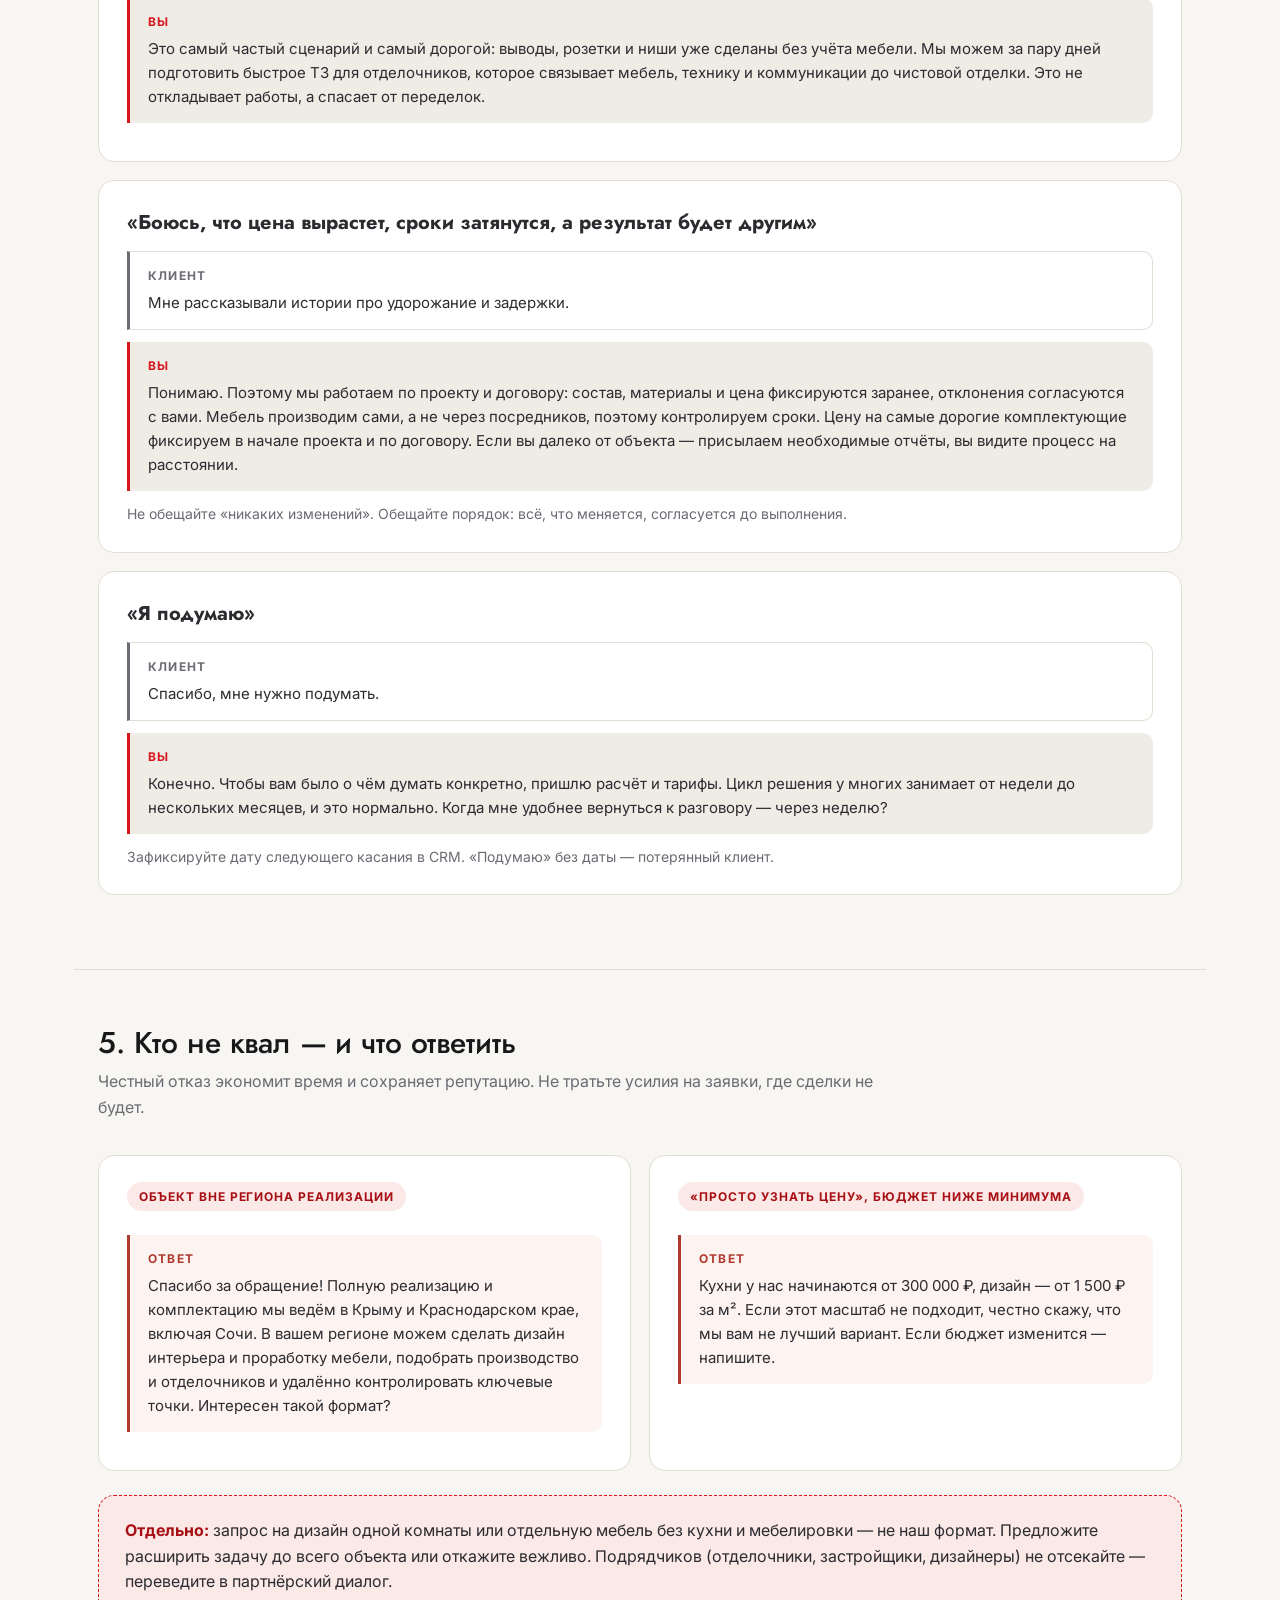
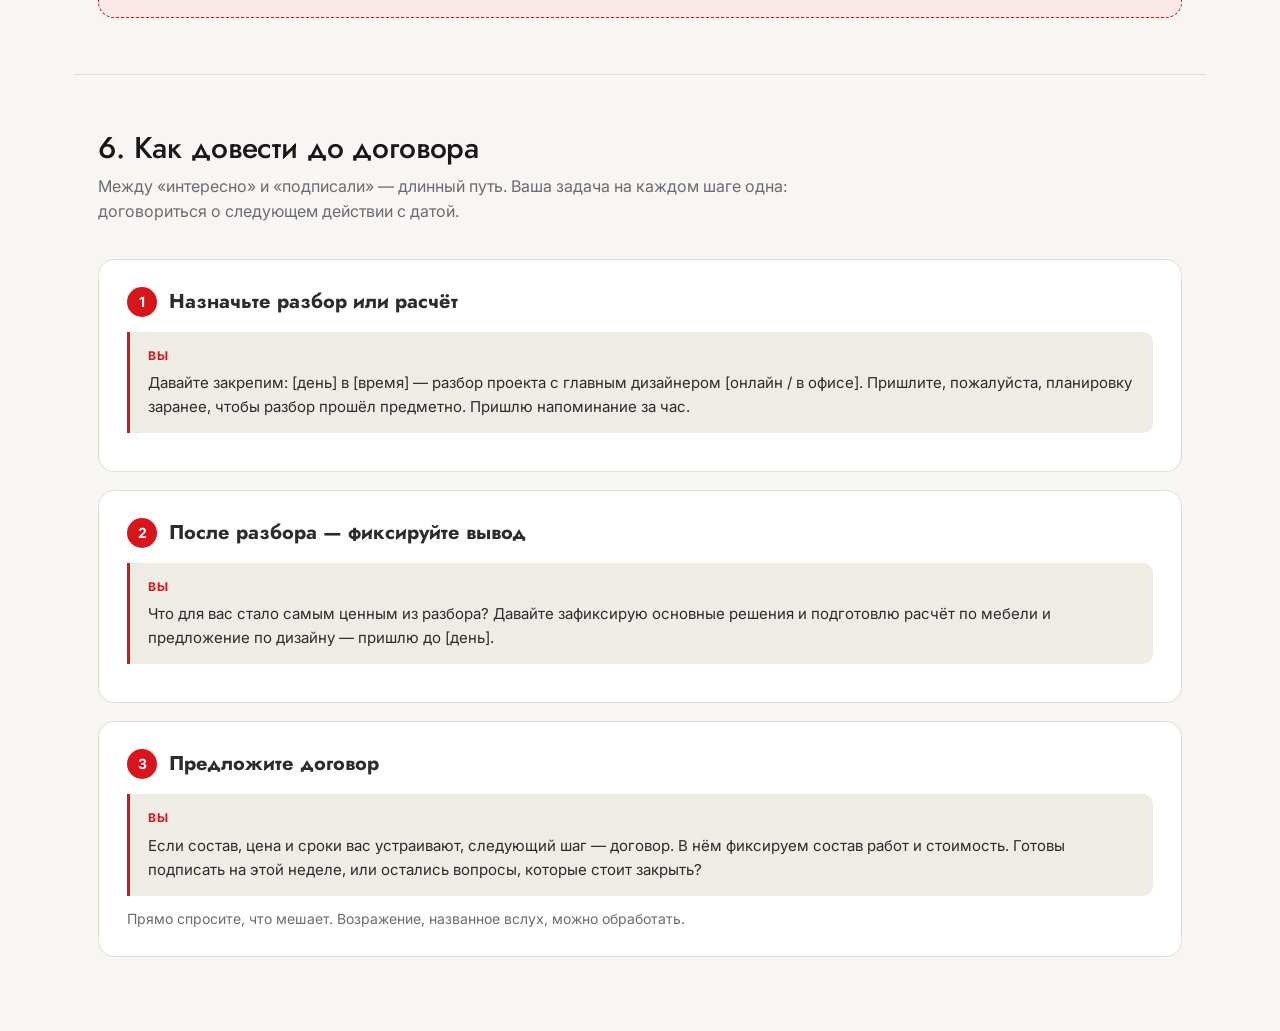
<file: scripts.html>
<!DOCTYPE html>
<html lang="ru">
<head>
<meta charset="UTF-8">
<meta name="viewport" content="width=device-width, initial-scale=1.0">
<title>Скрипты продаж — ДОМ</title>
<meta name="robots" content="noindex">
<link rel="icon" href="img/favicon.png" type="image/png">
<link rel="preconnect" href="https://fonts.googleapis.com">
<link rel="preconnect" href="https://fonts.gstatic.com" crossorigin>
<link href="https://fonts.googleapis.com/css2?family=Jost:wght@400;500;600&family=Inter:wght@400;500;600;700&display=swap" rel="stylesheet">
<link rel="stylesheet" href="styles.css">
<link rel="stylesheet" href="materials.css">
</head>
<body>

<div class="doc-bar">
  <div class="doc-bar__inner">
    <a href="index.html" class="doc-bar__back">← <span>Назад на сайт</span></a>
    <div class="doc-actions-wrap doc-bar__actions">
      <a href="materials.html" class="btn btn--outline">Все материалы</a>
    </div>
  </div>
</div>

<div class="container">

  <section class="doc-hero">
    <p class="section-tag">Материал 1 из 3</p>
    <h1>Скрипты продаж: от заявки до договора на дизайн и мебель</h1>
    <p class="doc-hero__lead">Проект сложный, цикл длинный — от недели до года. Поэтому задача первого контакта не «продать», а быстро понять, ваш ли это клиент (объект в Крыму или Краснодарском крае, конструктивный диалог, понимание цены), и привести его к бесплатному разбору проекта или расчёту мебели. Здесь — слова для каждого шага и ответы на пять главных возражений.</p>
    <nav class="toc">
      <a href="#first">Первый контакт</a>
      <a href="#qualify">Квалификация</a>
      <a href="#offer">Бесплатный разбор и расчёт</a>
      <a href="#objections">Возражения</a>
      <a href="#notqual">Не квал</a>
      <a href="#close">К договору</a>
    </nav>
  </section>

  <section class="doc-section" id="first">
    <h2>1. Первый контакт после заявки</h2>
    <p class="doc-section__lead">Пишите или звоните в течение 15 минут — пока человек ещё с телефоном в руках. Если он указал мессенджер в форме, начинайте с него: звонок «с неизвестного» многие пропускают.</p>
    <div class="card">
      <div class="card__head"><span class="card__step">1</span><p class="card__title">Сообщение в мессенджере</p></div>
      <div class="say"><span class="say__who">Вы</span>Здравствуйте! Меня зовут [имя], компания «ДОМ» — дизайн, отделка, мебель. Вы оставили заявку на [кухню / мебелировку / дизайн]. Удобно коротко уточнить пару деталей, чтобы сразу дать точный ориентир по цене и срокам?</div>
      <p class="card__note">Ссылайтесь на данные из формы (город, что нужно, этап объекта): человек видит, что заявку прочитали, и не повторяет всё заново.</p>
    </div>
    <div class="card">
      <div class="card__head"><span class="card__step">2</span><p class="card__title">Если не отвечает</p></div>
      <div class="say"><span class="say__who">Вы</span>[Имя], это [ваше имя] из «ДОМ». Пишу по вашей заявке на [что нужно]. Если сейчас неудобно — подскажите, когда лучше связаться? Также могу сразу прислать наши тарифы, чтобы вы посмотрели в удобное время.</div>
      <p class="card__note">Три касания за 3 дня: сразу, на следующий день, через 3 дня. Каждое — с новой ценностью (тарифы, примеры проектов, разбор), а не «вы там как?».</p>
    </div>
  </section>

  <section class="doc-section" id="qualify">
    <h2>2. Квалификация: три вопроса</h2>
    <p class="doc-section__lead">Квалифицированный лид — человек, который ответил и продолжает конструктивный диалог, имеет объект в Крыму или Краснодарском крае и сориентирован по цене. Проверяем это тремя вопросами, мягко и по порядку.</p>
    <div class="card">
      <div class="card__head"><span class="card__step">1</span><p class="card__title">Где объект и что за объект?</p></div>
      <div class="say"><span class="say__who">Вы</span>Подскажите, где находится объект и что это — квартира, дом, апартаменты, гостиница? И на каком он этапе: голые стены, идёт отделка или уже готово?</div>
      <p class="card__note">Полная реализация и комплектация компанией — Крым и Краснодарский край, включая Сочи. Мебель мы изготавливаем и устанавливаем также в Москве и области, Санкт-Петербурге и области, Владимирской области, Казани, Нижнем Новгороде, Саратове и Пензе. Дизайн интерьера и проработку мебели делаем по России и миру — на удалённых объектах подбираем производство и отделочников и контролируем ключевые точки. Этап объекта важен: на голых стенах мы можем предотвратить самые дорогие ошибки.</p>
    </div>
    <div class="card">
      <div class="card__head"><span class="card__step">2</span><p class="card__title">Что нужно сделать?</p></div>
      <div class="say"><span class="say__who">Вы</span>Что вы хотели бы получить: только кухню, полную мебелировку или дизайн всего объекта? Мы делаем дизайн на весь объект, без отдельных комнат, а по мебели — либо кухню отдельно, либо полную мебелировку.</div>
      <p class="card__note">Сразу обозначьте формат: не «дизайн одной комнаты» и не «один шкаф». Это экономит время обеим сторонам.</p>
    </div>
    <div class="card">
      <div class="card__head"><span class="card__step">3</span><p class="card__title">Ориентиры по цене</p></div>
      <div class="say"><span class="say__who">Вы</span>Чтобы не терять ваше время, обозначу ориентиры. Кухни у нас начинаются от 300 000 ₽ — материалы, доставка и установка включены, техника отдельно. Дизайн — от 1 500 ₽ за м² в зависимости от глубины проработки. Такой масштаб вам подходит?</div>
      <p class="card__note">Называйте цену сами, не ждите вопроса «сколько стоит». Человек, который после этого остаётся в диалоге, — сориентирован по цене.</p>
    </div>
    <div class="tip">
      <strong>Квал засчитывается, когда выполнены три пункта:</strong> человек отвечает и продолжает диалог; объект в Крыму или Краснодарском крае; цена не стала для него неприятным сюрпризом. Фиксируйте это в CRM отдельной отметкой — так вы увидите реальный процент квалифицированных заявок (ориентир — не менее 40%).
    </div>
  </section>

  <section class="doc-section" id="offer">
    <h2>3. Как предложить бесплатный разбор или расчёт</h2>
    <p class="doc-section__lead">Это главный «мостик» от первого контакта к договору: человек получает пользу сразу, без обязательств. Выбирайте предложение по ситуации.</p>
    <div class="grid-2">
      <div class="card">
        <span class="tag">Есть объект и запрос на дизайн</span>
        <div class="say"><span class="say__who">Вы</span>Предлагаю бесплатный разбор вашего проекта с нашим главным дизайнером — 30 лет опыта в индустрии. Планировка и решения будут разобраны так, чтобы показать, где возможны дорогостоящие ошибки, пока они не превратились в лишние расходы. Когда вам удобно — на этой неделе?</div>
      </div>
      <div class="card">
        <span class="tag">Нужна кухня или мебель</span>
        <div class="say"><span class="say__who">Вы</span>Давайте сделаем расчёт мебели на ваш объект — вы поймёте, сколько будет стоить кухня или полная мебелировка именно под вашу задачу. Пришлите планировку или размеры, и я подготовлю расчёт.</div>
      </div>
    </div>
    <div class="card" style="margin-top:18px">
      <span class="tag">Если клиент выбирает полную мебелировку</span>
      <div class="say"><span class="say__who">Вы</span>Кстати, при полной мебелировке объекта мы дарим встроенный холодильник, а гарантия на кухонную технику — 3 года. Есть и другие подарки на выбор. И дизайнер участвует в мебелировке — согласует мебель с планировкой, светом и цветами.</div>
      <p class="card__note">Упоминайте подарок не первым, а когда человек уже склоняется к полной мебелировке.</p>
    </div>
  </section>

  <section class="doc-section" id="objections">
    <h2>4. Возражения</h2>
    <p class="doc-section__lead">Сомнения, которые слышите чаще всего. Отвечайте спокойно, фактами и без давления.</p>
    <div class="card">
      <p class="card__title">«Дорого. Почему у других дешевле, в чём разница?»</p>
      <div class="say say--client"><span class="say__who">Клиент</span>Мне предлагали кухню дешевле. Почему у вас такая цена?</div>
      <div class="say"><span class="say__who">Вы</span>Давайте честно сравним. Пришлите, пожалуйста, предложение — посмотрим, что в него входит: материалы, фурнитура (у нас Blum в старшем тарифе), доставка, установка, точность проекта. У нас в цену кухни уже включено всё, кроме техники, а разница обычно прячется именно в доплатах. Если предложение окажется равным по составу и дешевле — я скажу вам об этом.</div>
      <p class="card__note">Не оправдывайтесь и не опускайте цену. Предложите сравнить на равных.</p>
    </div>
    <div class="card">
      <p class="card__title">«Не понимаю, как всё будет происходить и что входит в цену»</p>
      <div class="say say--client"><span class="say__who">Клиент</span>Расскажите, как это устроено. Что я получу за эти деньги?</div>
      <div class="say"><span class="say__who">Вы</span>Шесть шагов: заявка, бриф, обсуждение и проработка, договор, реализация, акт. В договоре фиксируем чертежи, состав работ и цену. По мебели от договора до акта обычно 3–6 месяцев. Хотите — пришлю тарифы и схему по шагам, а на разборе мы пройдём по вашему объекту.</div>
      <p class="card__note">Отправьте ссылку на презентацию — она отвечает на этот вопрос в наглядном виде.</p>
    </div>
    <div class="card">
      <p class="card__title">«Зачем дизайнер, если можно выбрать самому?»</p>
      <div class="say say--client"><span class="say__who">Клиент</span>Я сам выберу мебель и материалы. Зачем платить дизайнеру?</div>
      <div class="say"><span class="say__who">Вы</span>Выбрать можно. Сложность в том, чтобы всё встало вместе: мебель по планировке, розетки и воду — по месту техники, свет — по настроению. Дизайнер проверяет это заранее и считает бюджет. Ошибка в размерах или выводах обходится дороже проекта. Могу показать на вашем объекте, где такие риски.</div>
    </div>
    <div class="card">
      <p class="card__title">«Сначала закончим отделку, потом займёмся мебелью»</p>
      <div class="say say--client"><span class="say__who">Клиент</span>Сейчас идёт отделка. Мебель потом.</div>
      <div class="say"><span class="say__who">Вы</span>Это самый частый сценарий и самый дорогой: выводы, розетки и ниши уже сделаны без учёта мебели. Мы можем за пару дней подготовить быстрое ТЗ для отделочников, которое связывает мебель, технику и коммуникации до чистовой отделки. Это не откладывает работы, а спасает от переделок.</div>
    </div>
    <div class="card">
      <p class="card__title">«Боюсь, что цена вырастет, сроки затянутся, а результат будет другим»</p>
      <div class="say say--client"><span class="say__who">Клиент</span>Мне рассказывали истории про удорожание и задержки.</div>
      <div class="say"><span class="say__who">Вы</span>Понимаю. Поэтому мы работаем по проекту и договору: состав, материалы и цена фиксируются заранее, отклонения согласуются с вами. Мебель производим сами, а не через посредников, поэтому контролируем сроки. Цену на самые дорогие комплектующие фиксируем в начале проекта и по договору. Если вы далеко от объекта — присылаем необходимые отчёты, вы видите процесс на расстоянии.</div>
      <p class="card__note">Не обещайте «никаких изменений». Обещайте порядок: всё, что меняется, согласуется до выполнения.</p>
    </div>
    <div class="card">
      <p class="card__title">«Я подумаю»</p>
      <div class="say say--client"><span class="say__who">Клиент</span>Спасибо, мне нужно подумать.</div>
      <div class="say"><span class="say__who">Вы</span>Конечно. Чтобы вам было о чём думать конкретно, пришлю расчёт и тарифы. Цикл решения у многих занимает от недели до нескольких месяцев, и это нормально. Когда мне удобнее вернуться к разговору — через неделю?</div>
      <p class="card__note">Зафиксируйте дату следующего касания в CRM. «Подумаю» без даты — потерянный клиент.</p>
    </div>
  </section>

  <section class="doc-section" id="notqual">
    <h2>5. Кто не квал — и что ответить</h2>
    <p class="doc-section__lead">Честный отказ экономит время и сохраняет репутацию. Не тратьте усилия на заявки, где сделки не будет.</p>
    <div class="grid-2">
      <div class="card">
        <span class="tag">Объект вне региона реализации</span>
        <div class="say say--stop"><span class="say__who">Ответ</span>Спасибо за обращение! Полную реализацию и комплектацию мы ведём в Крыму и Краснодарском крае, включая Сочи. В вашем регионе можем сделать дизайн интерьера и проработку мебели, подобрать производство и отделочников и удалённо контролировать ключевые точки. Интересен такой формат?</div>
      </div>
      <div class="card">
        <span class="tag">«Просто узнать цену», бюджет ниже минимума</span>
        <div class="say say--stop"><span class="say__who">Ответ</span>Кухни у нас начинаются от 300 000 ₽, дизайн — от 1 500 ₽ за м². Если этот масштаб не подходит, честно скажу, что мы вам не лучший вариант. Если бюджет изменится — напишите.</div>
      </div>
    </div>
    <div class="tip">
      <strong>Отдельно:</strong> запрос на дизайн одной комнаты или отдельную мебель без кухни и мебелировки — не наш формат. Предложите расширить задачу до всего объекта или откажите вежливо. Подрядчиков (отделочники, застройщики, дизайнеры) не отсекайте — переведите в партнёрский диалог.
    </div>
  </section>

  <section class="doc-section" id="close">
    <h2>6. Как довести до договора</h2>
    <p class="doc-section__lead">Между «интересно» и «подписали» — длинный путь. Ваша задача на каждом шаге одна: договориться о следующем действии с датой.</p>
    <div class="card">
      <div class="card__head"><span class="card__step">1</span><p class="card__title">Назначьте разбор или расчёт</p></div>
      <div class="say"><span class="say__who">Вы</span>Давайте закрепим: [день] в [время] — разбор проекта с главным дизайнером [онлайн / в офисе]. Пришлите, пожалуйста, планировку заранее, чтобы разбор прошёл предметно. Пришлю напоминание за час.</div>
    </div>
    <div class="card">
      <div class="card__head"><span class="card__step">2</span><p class="card__title">После разбора — фиксируйте вывод</p></div>
      <div class="say"><span class="say__who">Вы</span>Что для вас стало самым ценным из разбора? Давайте зафиксирую основные решения и подготовлю расчёт по мебели и предложение по дизайну — пришлю до [день].</div>
    </div>
    <div class="card">
      <div class="card__head"><span class="card__step">3</span><p class="card__title">Предложите договор</p></div>
      <div class="say"><span class="say__who">Вы</span>Если состав, цена и сроки вас устраивают, следующий шаг — договор. В нём фиксируем состав работ и стоимость. Готовы подписать на этой неделе, или остались вопросы, которые стоит закрыть?</div>
      <p class="card__note">Прямо спросите, что мешает. Возражение, названное вслух, можно обработать.</p>
    </div>
  </section>

</div>

<script src="script.js"></script>
</body>
</html>
</file>
<file: styles.css>
:root {
  --clr-bg: #f8f6f2;
  --clr-bg-alt: #efece6;
  --clr-surface: #ffffff;
  --clr-ink: #18181b;
  --clr-text: #2b2b30;
  --clr-text-soft: #6b6b73;
  --clr-line: #e3ded4;
  --clr-accent: #d9151c;
  --clr-accent-dark: #a80f15;
  --clr-accent-soft: #fbe9e8;
  --radius: 16px;
  --shadow: 0 18px 44px rgba(40, 30, 20, 0.09);
  --ff-head: 'Jost', 'Trebuchet MS', sans-serif;
  --ff-body: 'Inter', sans-serif;
}

* { box-sizing: border-box; margin: 0; padding: 0; }
html { scroll-behavior: smooth; }
body {
  font-family: var(--ff-body);
  background: var(--clr-bg);
  color: var(--clr-text);
  line-height: 1.6;
  -webkit-font-smoothing: antialiased;
}
img { max-width: 100%; display: block; }
a { color: inherit; text-decoration: none; }
ul { list-style: none; }
h1, h2, h3, h4 { font-family: var(--ff-head); font-weight: 500; color: var(--clr-ink); line-height: 1.1; letter-spacing: -0.005em; }
.container { max-width: 1180px; margin: 0 auto; padding: 0 24px; }
section { padding: 92px 0; }
.section-tag {
  display: inline-block;
  font-size: 12px;
  font-weight: 700;
  letter-spacing: 0.16em;
  text-transform: uppercase;
  color: var(--clr-accent-dark);
  margin-bottom: 16px;
}
.section-tag::before { content: ''; display: inline-block; width: 28px; height: 2px; background: var(--clr-accent); vertical-align: middle; margin-right: 12px; }
.section-title { font-size: 46px; max-width: 800px; margin-bottom: 16px; }
.section-lead { font-size: 17px; color: var(--clr-text-soft); max-width: 720px; margin-bottom: 48px; }

/* Buttons */
.btn {
  display: inline-flex;
  align-items: center;
  justify-content: center;
  gap: 8px;
  font-family: var(--ff-body);
  font-weight: 600;
  font-size: 15px;
  padding: 15px 28px;
  border-radius: 999px;
  border: 1px solid transparent;
  cursor: pointer;
  transition: all 0.2s ease;
  white-space: nowrap;
}
.btn--primary { background: var(--clr-accent); color: #fff; }
.btn--primary:hover { background: var(--clr-accent-dark); }
.btn--dark { background: var(--clr-ink); color: #fff; }
.btn--dark:hover { background: var(--clr-accent-dark); }
.btn--outline { background: transparent; border-color: var(--clr-ink); color: var(--clr-ink); }
.btn--outline:hover { background: var(--clr-ink); color: #fff; }
.btn--block { width: 100%; }

/* Header */
.header {
  position: sticky;
  top: 0;
  z-index: 100;
  background: rgba(248, 246, 242, 0.92);
  backdrop-filter: blur(12px);
  border-bottom: 1px solid transparent;
  transition: border-color 0.2s ease, box-shadow 0.2s ease;
}
.header.scrolled { border-bottom-color: var(--clr-line); box-shadow: 0 6px 24px rgba(40, 30, 20, 0.05); }
.header__inner { display: flex; align-items: center; justify-content: space-between; gap: 24px; min-width: 0; padding: 12px 24px; max-width: 1180px; margin: 0 auto; }
.logo { display: flex; align-items: center; flex-shrink: 0; }
.logo img { height: 63px; width: auto; }
.nav { display: flex; align-items: center; gap: 28px; }
.nav a { white-space: nowrap; font-size: 14px; font-weight: 500; color: var(--clr-text); transition: color 0.2s ease; }
.nav a:hover { color: var(--clr-accent); }
.header__right { display: flex; align-items: center; gap: 18px; flex-shrink: 0; }
.header__phone { font-weight: 600; font-size: 15px; white-space: nowrap; }
.burger { display: none; width: 42px; height: 42px; border: 1px solid var(--clr-line); background: var(--clr-surface); border-radius: 12px; cursor: pointer; position: relative; flex: none; }
.burger span, .burger::before, .burger::after { content: ''; position: absolute; left: 11px; right: 11px; height: 2px; background: var(--clr-ink); border-radius: 2px; transition: all 0.2s ease; }
.burger::before { top: 14px; }
.burger span { top: 20px; }
.burger::after { top: 26px; }
.burger.is-open::before { top: 20px; transform: rotate(45deg); }
.burger.is-open span { opacity: 0; }
.burger.is-open::after { top: 20px; transform: rotate(-45deg); }

/* Hero */
.hero { padding: 56px 0 80px; position: relative; overflow: hidden; }
.hero__grid { display: grid; grid-template-columns: 1.05fr 0.95fr; gap: 56px; align-items: center; position: relative; }
.hero h1 { font-size: 66px; margin-bottom: 24px; font-weight: 500; }
.hero h1 em { font-style: normal; color: var(--clr-accent); }
.hero__lead { font-size: 18px; color: var(--clr-text-soft); max-width: 560px; margin-bottom: 34px; }
.hero__cta { display: flex; flex-wrap: wrap; gap: 14px; margin-bottom: 36px; }
.hero__chips { display: flex; flex-wrap: wrap; gap: 10px; }
.chip { font-size: 13px; font-weight: 600; padding: 8px 16px; border-radius: 999px; border: 1px solid var(--clr-line); background: var(--clr-surface); color: var(--clr-text); }
.hero__visual { position: relative; }
.hero__photo { border-radius: 24px; overflow: hidden; box-shadow: var(--shadow); aspect-ratio: 4 / 4.4; background: var(--clr-bg-alt); }
.hero__photo img { width: 100%; height: 100%; object-fit: cover; }
.hero__card {
  position: absolute;
  left: -36px; bottom: 28px;
  width: 300px;
  background: var(--clr-surface);
  border: 1px solid var(--clr-line);
  border-radius: 18px;
  padding: 22px 22px 20px;
  box-shadow: var(--shadow);
}
.hero__card .hero__card-tag { font-size: 11px; font-weight: 700; letter-spacing: 0.14em; text-transform: uppercase; color: var(--clr-accent-dark); margin-bottom: 8px; }
.hero__card h3 { font-size: 22px; margin-bottom: 8px; line-height: 1.15; }
.hero__card p { font-size: 13.5px; color: var(--clr-text-soft); margin-bottom: 14px; }
.hero__card .btn { padding: 11px 20px; font-size: 14px; }

/* Stats */
.stats { padding: 0; }
.stats__row { display: grid; grid-template-columns: repeat(4, 1fr); border: 1px solid var(--clr-line); border-radius: var(--radius); background: var(--clr-surface); overflow: hidden; }
.stat { padding: 28px 26px; border-left: 1px solid var(--clr-line); }
.stat:first-child { border-left: none; }
.stat b { display: block; font-family: var(--ff-head); font-size: 42px; font-weight: 500; color: var(--clr-accent); line-height: 1; margin-bottom: 8px; }
.stat span { font-size: 14px; color: var(--clr-text-soft); }

/* Pain / solution */
.alt { background: var(--clr-bg-alt); }
.versus { display: grid; grid-template-columns: 1fr 1fr; gap: 22px; }
.versus__col { background: var(--clr-surface); border: 1px solid var(--clr-line); border-radius: 20px; padding: 34px 32px; }
.versus__col--good { border-color: var(--clr-ink); }
.versus__col .versus__label { font-size: 12px; font-weight: 700; letter-spacing: 0.14em; text-transform: uppercase; color: var(--clr-text-soft); margin-bottom: 8px; }
.versus__col--good .versus__label { color: var(--clr-accent-dark); }
.versus__col h3 { font-size: 30px; margin-bottom: 20px; }
.versus__col li { position: relative; padding: 12px 0 12px 30px; border-top: 1px solid var(--clr-line); font-size: 15px; }
.versus__col li:first-child { border-top: none; }
.versus__col li::before { content: '×'; position: absolute; left: 2px; top: 10px; font-size: 22px; line-height: 1.3; color: #b0b0b6; }
.versus__col--good li::before { content: '✓'; font-size: 16px; top: 13px; color: var(--clr-accent); font-weight: 700; }

/* Services */
.srv-grid { display: grid; grid-template-columns: repeat(4, 1fr); gap: 18px; }
.srv { background: var(--clr-surface); border: 1px solid var(--clr-line); border-radius: var(--radius); overflow: hidden; display: flex; flex-direction: column; transition: transform 0.2s ease, box-shadow 0.2s ease, border-color 0.2s ease; }
.srv:hover { transform: translateY(-4px); box-shadow: var(--shadow); border-color: var(--clr-ink); }
.srv__img { aspect-ratio: 16 / 10; overflow: hidden; background: var(--clr-bg-alt); }
.srv__img img { width: 100%; height: 100%; object-fit: cover; }
.srv__body { padding: 22px 20px 26px; display: flex; flex-direction: column; flex: 1; }
.srv .srv__price { flex: none; font-size: 12px; font-weight: 700; letter-spacing: 0.1em; text-transform: uppercase; color: var(--clr-accent-dark); margin-bottom: 8px; }
.srv h3 { font-size: 26px; margin-bottom: 10px; }
.srv p { font-size: 14px; color: var(--clr-text-soft); flex: 1; }
.srv ul { margin-top: 14px; }
.srv li { font-size: 14px; padding: 4px 0 4px 22px; position: relative; }
.srv li::before { content: ''; position: absolute; left: 0; top: 13px; width: 10px; height: 2px; background: var(--clr-accent); }

/* Pricing */
.price-block { margin-bottom: 44px; }
.price-block h3 { font-size: 30px; margin-bottom: 6px; }
.price-block > p { color: var(--clr-text-soft); font-size: 15px; margin-bottom: 20px; }
.tariffs { display: grid; grid-template-columns: repeat(3, 1fr); gap: 18px; }
.tariff { background: var(--clr-surface); border: 1px solid var(--clr-line); border-radius: var(--radius); padding: 28px 26px; display: flex; flex-direction: column; position: relative; }
.tariff--hit { border-color: var(--clr-ink); box-shadow: var(--shadow); }
.tariff__badge { position: absolute; top: -12px; left: 24px; background: var(--clr-accent); color: #fff; font-size: 11px; font-weight: 700; letter-spacing: 0.1em; text-transform: uppercase; padding: 5px 12px; border-radius: 999px; }
.tariff .tariff__name { font-family: var(--ff-head); font-size: 26px; font-weight: 500; color: var(--clr-ink); margin-bottom: 6px; }
.tariff .tariff__price { font-family: var(--ff-head); font-size: 38px; font-weight: 500; color: var(--clr-accent); line-height: 1; margin-bottom: 4px; }
.tariff .tariff__price small { font-size: 16px; color: var(--clr-text-soft); font-weight: 400; }
.tariff .tariff__unit { font-size: 13px; color: var(--clr-text-soft); margin-bottom: 16px; }
.tariff p { font-size: 14.5px; color: var(--clr-text-soft); }
.tariff .tariff__name { font-size: 26px; color: var(--clr-ink); }
.price-note { font-size: 13.5px; color: var(--clr-text-soft); background: var(--clr-surface); border: 1px dashed var(--clr-line); border-radius: 12px; padding: 14px 18px; margin-top: 18px; }
.price-note b { color: var(--clr-ink); }
.furniture-row { display: flex; align-items: center; justify-content: space-between; gap: 24px; background: var(--clr-ink); color: #fff; border-radius: 20px; padding: 32px 36px; }
.furniture-row h3 { color: #fff; font-size: 28px; margin-bottom: 6px; }
.furniture-row p { color: #c9c9cf; font-size: 15px; max-width: 640px; }

/* Offers */
.offer-grid { display: grid; grid-template-columns: repeat(3, 1fr); gap: 20px; }
.offer-card { background: var(--clr-surface); border: 1px solid var(--clr-line); border-radius: var(--radius); padding: 30px 28px; }
.offer-card__num { font-family: var(--ff-head); font-size: 38px; color: var(--clr-accent); line-height: 1; margin-bottom: 14px; font-weight: 500; }
.offer-card h3 { font-size: 24px; margin-bottom: 10px; }
.offer-card p { font-size: 15px; color: var(--clr-text-soft); }
.offer-card--gift { background: var(--clr-accent-soft); border-color: transparent; }

/* Steps */
.steps { display: grid; grid-template-columns: repeat(3, 1fr); gap: 20px; }
.step { background: var(--clr-surface); border: 1px solid var(--clr-line); border-radius: var(--radius); padding: 28px 26px; }
.step__n { display: inline-flex; width: 42px; height: 42px; align-items: center; justify-content: center; border-radius: 50%; background: var(--clr-ink); color: #fff; font-weight: 700; font-size: 15px; margin-bottom: 18px; }
.step h3 { font-size: 24px; margin-bottom: 10px; }
.step p { font-size: 14.5px; color: var(--clr-text-soft); }
.terms { margin-top: 22px; font-size: 14.5px; color: var(--clr-text-soft); background: var(--clr-surface); border-left: 3px solid var(--clr-accent); border-radius: 0 12px 12px 0; padding: 16px 20px; }

/* Portfolio */
.gallery { display: grid; grid-template-columns: repeat(12, 1fr); grid-auto-rows: 200px; gap: 14px; }
.gallery figure { border-radius: 16px; overflow: hidden; background: var(--clr-bg-alt); }
.gallery img { width: 100%; height: 100%; object-fit: cover; transition: transform 0.5s ease; }
.gallery figure:hover img { transform: scale(1.04); }
.g1 { grid-column: span 7; grid-row: span 2; }
.g2 { grid-column: span 5; }
.g3 { grid-column: span 5; }
.g4 { grid-column: span 4; grid-row: span 2; }
.g5 { grid-column: span 8; }
.g6 { grid-column: span 4; }
.g7 { grid-column: span 4; }

/* Partners */
.partners { display: grid; grid-template-columns: 1fr 1fr; gap: 40px; align-items: center; background: var(--clr-ink); border-radius: 24px; padding: 48px 48px; color: #fff; }
.partners .section-tag { color: #ff8a8e; }
.partners .section-tag::before { background: #ff8a8e; }
.partners h2 { color: #fff; font-size: 38px; margin-bottom: 14px; }
.partners p { color: #c9c9cf; font-size: 15.5px; }
.partners__list { display: grid; gap: 10px; }
.partners__list div { border: 1px solid #3a3a41; border-radius: 12px; padding: 14px 18px; font-weight: 500; }
.partners .btn { margin-top: 22px; }

/* FAQ */
.faq { max-width: 860px; }
.faq__item { border-bottom: 1px solid var(--clr-line); }
.faq__item summary { list-style: none; cursor: pointer; padding: 24px 0; font-family: var(--ff-head); font-size: 26px; font-weight: 500; color: var(--clr-ink); display: flex; justify-content: space-between; gap: 20px; align-items: center; }
.faq__item summary::-webkit-details-marker { display: none; }
.faq__item summary::after { content: '+'; font-family: var(--ff-body); font-size: 26px; color: var(--clr-accent); flex: none; transition: transform 0.2s ease; }
.faq__item[open] summary::after { transform: rotate(45deg); }
.faq__item p { padding: 0 0 24px; color: var(--clr-text-soft); max-width: 720px; }

/* Contact */
.contact__grid { display: grid; grid-template-columns: 1fr 1fr; gap: 40px; align-items: start; }
.form { background: var(--clr-surface); border: 1px solid var(--clr-line); border-radius: 24px; padding: 38px 34px; box-shadow: var(--shadow); }
.form h3 { font-size: 34px; margin-bottom: 8px; }
.form__sub { color: var(--clr-text-soft); font-size: 15px; margin-bottom: 24px; }
.field { margin-bottom: 14px; }
.field label { display: block; font-size: 13px; font-weight: 600; margin-bottom: 6px; color: var(--clr-text); }
.field input, .field select, .field textarea {
  width: 100%;
  font-family: var(--ff-body);
  font-size: 15px;
  padding: 14px 16px;
  border: 1px solid var(--clr-line);
  border-radius: 12px;
  background: var(--clr-bg);
  color: var(--clr-ink);
  transition: border-color 0.2s ease;
}
.field input:focus, .field select:focus, .field textarea:focus { outline: none; border-color: var(--clr-accent); background: #fff; }
.field-row { display: grid; grid-template-columns: 1fr 1fr; gap: 14px; }
.form__agree { font-size: 12px; color: var(--clr-text-soft); margin-top: 14px; }
.form__agree a { color: var(--clr-accent-dark); text-decoration: underline; }
.contacts { display: grid; gap: 14px; }
.contact-card { display: flex; gap: 16px; align-items: flex-start; background: var(--clr-surface); border: 1px solid var(--clr-line); border-radius: 16px; padding: 20px 22px; }
.contact-card__icon { width: 44px; height: 44px; border-radius: 12px; background: var(--clr-accent-soft); color: var(--clr-accent-dark); display: flex; align-items: center; justify-content: center; flex: none; }
.contact-card__icon svg { width: 22px; height: 22px; }
.contact-card small { display: block; font-size: 12px; font-weight: 700; letter-spacing: 0.1em; text-transform: uppercase; color: var(--clr-text-soft); margin-bottom: 3px; }
.contact-card b { font-weight: 600; font-size: 16px; color: var(--clr-ink); }
.contact-card a:hover { color: var(--clr-accent); }
.map { border-radius: 16px; overflow: hidden; border: 1px solid var(--clr-line); }
.map iframe { display: block; width: 100%; height: 260px; border: 0; }

/* Footer */
.footer { padding: 44px 0; border-top: 1px solid var(--clr-line); font-size: 14px; color: var(--clr-text-soft); }
.footer__inner { display: flex; justify-content: space-between; align-items: center; gap: 20px; flex-wrap: wrap; }
.footer__links { display: flex; gap: 22px; flex-wrap: wrap; }
.footer a:hover { color: var(--clr-accent); }

/* FAB */
.fab { position: fixed; right: 20px; bottom: 20px; z-index: 90; display: flex; align-items: center; gap: 10px; padding: 14px 22px; background: var(--clr-accent); color: #fff; border-radius: 999px; font-weight: 600; font-size: 14px; box-shadow: 0 12px 30px rgba(217, 21, 28, 0.32); transition: background 0.2s ease; }
.fab:hover { background: var(--clr-accent-dark); }
.fab svg { width: 20px; height: 20px; }

/* Reveal */
.reveal { opacity: 0; transform: translateY(20px); transition: opacity 0.6s ease, transform 0.6s ease; }
.reveal.is-visible { opacity: 1; transform: none; }

/* Responsive */
@media (max-width: 1400px) {
  .header__phone { display: none; }
}
@media (max-width: 1180px) {
  .nav { gap: 18px; }
  .nav a { font-size: 13px; }
  .hero h1 { font-size: 56px; }
  .hero__card { left: -16px; }
}
@media (max-width: 1100px) {
  .burger { display: block; }
  .nav {
    position: absolute;
    top: 100%; left: 0; right: 0;
    flex-direction: column;
    align-items: flex-start;
    gap: 0;
    background: var(--clr-bg);
    border-bottom: 1px solid var(--clr-line);
    padding: 8px 24px 20px;
    display: none;
  }
  .nav.is-open { display: flex; }
  .nav a { padding: 14px 0; width: 100%; font-size: 16px; border-bottom: 1px solid var(--clr-line); }
  .header__phone { display: none; }
  .header__inner { position: relative; }
  .srv-grid, .offer-grid, .steps { grid-template-columns: repeat(2, 1fr); }
}
@media (max-width: 900px) {
  section { padding: 68px 0; }
  .section-title { font-size: 36px; }
  .hero { padding: 36px 0 60px; }
  .hero__grid, .contact__grid, .versus, .partners { grid-template-columns: 1fr; gap: 36px; }
  .hero h1 { font-size: 46px; }
  .hero__card { left: 16px; right: 16px; width: auto; bottom: 16px; }
  .stats__row { grid-template-columns: repeat(2, 1fr); }
  .stat:nth-child(3) { border-left: none; }
  .stat:nth-child(n+3) { border-top: 1px solid var(--clr-line); }
  .tariffs { grid-template-columns: 1fr; }
  .furniture-row { flex-direction: column; align-items: flex-start; }
  .gallery { grid-auto-rows: 150px; }
  .partners { padding: 34px 26px; }
}
@media (max-width: 560px) {
  .container, .header__inner { padding-left: 16px; padding-right: 16px; }
  .header .btn { display: none; }
  .hero h1 { font-size: 38px; }
  .section-title { font-size: 31px; }
  .srv-grid, .offer-grid, .steps { grid-template-columns: 1fr; }
  .field-row { grid-template-columns: 1fr; }
  .form { padding: 28px 20px; }
  .stat b { font-size: 34px; }
  .stat { padding: 22px 18px; }
  .versus__col { padding: 26px 22px; }
  .fab span { display: none; }
  .fab { padding: 15px; }
  .faq__item summary { font-size: 22px; }
  .hero__photo { aspect-ratio: 4 / 5; }
  .gallery { grid-template-columns: repeat(2, 1fr); grid-auto-rows: 140px; }
  .g1 { grid-column: span 2; grid-row: span 2; }
  .g2, .g3, .g6, .g7 { grid-column: span 1; grid-row: span 1; }
  .g5 { grid-column: span 2; grid-row: span 1; }
  .g4 { grid-column: span 1; grid-row: span 2; }
  .logo img { height: 54px; }
}

/* Правки 2: переносы, видео, подарки */
h1, h2, h3, .faq__item summary, .tariff__name { text-wrap: balance; }
.section-lead, .hero__lead, .price-block > p, .offer-card p, .faq__item p { text-wrap: pretty; }
.section-title { max-width: 900px; }
.section-lead b { color: var(--clr-ink); font-weight: 600; }
.offer-card h3 { font-size: 23px; }
.offer-card__for { margin-top: 12px; font-size: 13.5px; font-weight: 600; color: var(--clr-accent-dark); }
.offer-card__list li { position: relative; padding: 5px 0 5px 22px; font-size: 14.5px; color: var(--clr-text); }
.offer-card__list li::before { content: ''; position: absolute; left: 0; top: 15px; width: 10px; height: 2px; background: var(--clr-accent); }
.faq__item p + p { padding-top: 0; margin-top: -12px; }
.partners p + p { color: #fff; }

.videos { display: grid; grid-template-columns: repeat(3, 1fr); gap: 16px; margin-bottom: 18px; }
.video { background: var(--clr-surface); border: 1px solid var(--clr-line); border-radius: 16px; overflow: hidden; }
.video video { display: block; width: 100%; aspect-ratio: 16 / 10; background: #111; object-fit: cover; }
.video figcaption { padding: 12px 16px 14px; font-size: 14px; font-weight: 600; color: var(--clr-ink); }

@media (max-width: 1100px) {
  .srv-grid { grid-template-columns: repeat(2, 1fr); }
}
@media (max-width: 900px) {
  .videos { grid-template-columns: repeat(2, 1fr); }
}
@media (max-width: 560px) {
  .videos { grid-template-columns: 1fr; }
  .srv-grid { grid-template-columns: 1fr; }
}
</file>
<file: materials.css>
/* Стили для материалов: скрипты продаж, презентация, аутрич */

.doc-bar {
  position: sticky;
  top: 0;
  z-index: 50;
  background: rgba(248, 246, 242, 0.94);
  backdrop-filter: blur(10px);
  border-bottom: 1px solid var(--clr-line);
}
.doc-bar__inner {
  display: flex;
  align-items: center;
  justify-content: space-between;
  gap: 16px;
  padding: 14px 24px;
  max-width: 1180px;
  margin: 0 auto;
}
.doc-bar__back { font-weight: 600; font-size: 14px; color: var(--clr-accent); }
.doc-bar__back:hover { color: var(--clr-accent-dark); }
.doc-bar__actions { display: flex; gap: 10px; align-items: center; }

.doc-hero { padding: 64px 0 40px; max-width: 1180px; margin: 0 auto; padding-left: 24px; padding-right: 24px; }
.doc-hero h1 { font-size: 40px; max-width: 860px; margin-bottom: 18px; }
.doc-hero__lead { font-size: 17px; color: var(--clr-text-soft); max-width: 760px; }

.toc {
  display: flex;
  flex-wrap: wrap;
  gap: 10px;
  margin-top: 30px;
  padding-top: 26px;
  border-top: 1px solid var(--clr-line);
}
.toc a {
  font-size: 14px;
  font-weight: 600;
  padding: 8px 16px;
  border-radius: 999px;
  background: var(--clr-surface);
  border: 1px solid var(--clr-line);
  transition: all 0.2s ease;
}
.toc a:hover { border-color: var(--clr-accent); color: var(--clr-accent); }

.doc-section { padding: 56px 24px; border-top: 1px solid var(--clr-line); max-width: 1180px; margin: 0 auto; }
.doc-section:first-of-type { border-top: none; }
.doc-section h2 { font-size: 30px; margin-bottom: 10px; }
.doc-section__lead { color: var(--clr-text-soft); max-width: 780px; margin-bottom: 34px; }

.card {
  background: var(--clr-surface);
  border: 1px solid var(--clr-line);
  border-radius: var(--radius);
  padding: 26px 28px;
  margin-bottom: 18px;
}
.card__title {
  font-family: var(--ff-head);
  font-size: 20px;
  font-weight: 700;
  margin-bottom: 12px;
}
.card__note { font-size: 14px; color: var(--clr-text-soft); margin-top: 12px; }
.card p + p { margin-top: 10px; }

.card__step {
  display: inline-flex;
  align-items: center;
  justify-content: center;
  width: 30px;
  height: 30px;
  border-radius: 50%;
  background: var(--clr-accent);
  color: #fff;
  font-size: 14px;
  font-weight: 700;
  font-family: var(--ff-body);
  margin-right: 12px;
  flex: none;
}
.card__head { display: flex; align-items: center; margin-bottom: 14px; }
.card__head .card__title { margin-bottom: 0; }

.say {
  border-left: 3px solid var(--clr-accent);
  background: var(--clr-bg-alt);
  border-radius: 0 10px 10px 0;
  padding: 14px 18px;
  margin: 12px 0;
  font-size: 15px;
}
.say + .say { margin-top: 10px; }
.say__who {
  display: block;
  font-size: 12px;
  font-weight: 700;
  letter-spacing: 0.1em;
  text-transform: uppercase;
  color: var(--clr-accent);
  margin-bottom: 6px;
}
.say--client {
  border-left-color: var(--clr-text-soft);
  background: var(--clr-surface);
  border: 1px solid var(--clr-line);
  border-left: 3px solid var(--clr-text-soft);
}
.say--client .say__who { color: var(--clr-text-soft); }
.say--stop {
  border-left-color: #b03a2e;
  background: #fdf3f1;
}
.say--stop .say__who { color: #b03a2e; }

.ul { margin: 12px 0 0 20px; }
.ul li { margin-bottom: 8px; }
.ul li::marker { color: var(--clr-accent); }

.grid-2 { display: grid; grid-template-columns: repeat(2, 1fr); gap: 18px; }
.grid-2 .card { margin-bottom: 0; }
.grid-3 { display: grid; grid-template-columns: repeat(3, 1fr); gap: 18px; }
.grid-3 .card { margin-bottom: 0; }

.tag {
  display: inline-block;
  font-size: 12px;
  font-weight: 700;
  letter-spacing: 0.08em;
  text-transform: uppercase;
  color: var(--clr-accent-dark);
  background: var(--clr-accent-soft);
  border-radius: 999px;
  padding: 5px 12px;
  margin-bottom: 12px;
}

.tip {
  background: var(--clr-accent-soft);
  border-radius: var(--radius);
  padding: 22px 26px;
  margin-top: 24px;
  border: 1px dashed var(--clr-accent);
}
.tip strong { color: var(--clr-accent-dark); }

.calc { width: 100%; border-collapse: collapse; margin-top: 16px; font-size: 15px; }
.calc td { padding: 12px 0; border-bottom: 1px solid var(--clr-line); }
.calc td:last-child { text-align: right; font-weight: 600; white-space: nowrap; }
.calc tr:last-child td { border-bottom: none; font-size: 17px; padding-top: 16px; }
.calc tr:last-child td:last-child { color: var(--clr-accent-dark); }

.pitch { text-align: center; padding: 70px 24px 40px; max-width: 1180px; margin: 0 auto; }
.pitch h1 { font-size: 46px; margin: 14px auto 20px; max-width: 900px; }
.pitch__lead { font-size: 18px; color: var(--clr-text-soft); max-width: 700px; margin: 0 auto 30px; }
.pitch__meta {
  display: flex;
  justify-content: center;
  flex-wrap: wrap;
  gap: 34px;
  padding-top: 28px;
  border-top: 1px solid var(--clr-line);
  max-width: 800px;
  margin: 0 auto;
}
.pitch__meta div { text-align: center; }
.pitch__meta b { display: block; font-family: var(--ff-head); font-size: 24px; color: var(--clr-accent-dark); }
.pitch__meta span { font-size: 13px; color: var(--clr-text-soft); }

.offer {
  display: flex;
  justify-content: space-between;
  align-items: baseline;
  gap: 20px;
  padding: 18px 0;
  border-bottom: 1px solid var(--clr-line);
}
.offer:last-child { border-bottom: none; }
.offer__name { font-weight: 600; }
.offer__desc { display: block; font-weight: 400; font-size: 14px; color: var(--clr-text-soft); margin-top: 4px; }
.offer__price { white-space: nowrap; font-family: var(--ff-head); font-size: 19px; color: var(--clr-accent-dark); }

.cta-final {
  background: var(--clr-accent-soft);
  border-radius: var(--radius);
  padding: 54px 40px;
  text-align: center;
  margin: 20px 24px 70px;
  max-width: 1132px;
  margin-left: auto;
  margin-right: auto;
}
.cta-final h2 { color: var(--clr-ink); font-size: 30px; margin-bottom: 12px; }
.cta-final p { color: var(--clr-text-soft); max-width: 560px; margin: 0 auto 26px; }

.eyebrow--center { display: block; text-align: center; margin: 0 auto 14px; width: fit-content; }

@media (max-width: 560px) {
  .doc-bar__actions .btn--outline { display: none; }
  .doc-bar__actions .btn { padding: 10px 16px; font-size: 14px; }
}

@media (max-width: 860px) {
  .grid-2, .grid-3 { grid-template-columns: 1fr; }
  .doc-hero h1 { font-size: 28px; }
  .pitch h1 { font-size: 32px; }
  .doc-section h2 { font-size: 24px; }
  .doc-bar__inner { padding: 12px 18px; }
  .doc-bar__back span { display: none; }
  .offer { flex-direction: column; gap: 6px; }
}

@media print {
  .doc-bar, .toc, .fab, .no-print { display: none !important; }
  body { background: #fff; font-size: 12pt; }
  .card, .tip, .say { break-inside: avoid; }
  .doc-section { padding: 22px 0; page-break-inside: auto; }
  .cta-final { background: #fff; border: 2px solid var(--clr-accent-dark); }
  .cta-final h2 { color: var(--clr-accent-dark); }
  .cta-final p { color: var(--clr-text-soft); }
  a { text-decoration: none; }
}

/* Хаб-страница материалов */
.hub-grid {
  display: grid;
  grid-template-columns: repeat(3, 1fr);
  gap: 22px;
  margin-top: 10px;
}
.hub-card {
  background: var(--clr-surface);
  border: 1px solid var(--clr-line);
  border-radius: var(--radius);
  padding: 30px 26px;
  display: flex;
  flex-direction: column;
  transition: border-color 0.2s ease, transform 0.2s ease;
}
.hub-card:hover { border-color: var(--clr-accent); transform: translateY(-3px); }
.hub-card__num {
  font-family: var(--ff-head);
  font-size: 15px;
  font-weight: 700;
  color: var(--clr-accent-dark);
  margin-bottom: 14px;
}
.hub-card__title { font-family: var(--ff-head); font-size: 22px; font-weight: 700; margin-bottom: 12px; }
.hub-card__lead { color: var(--clr-text-soft); font-size: 15px; flex: 1; margin-bottom: 22px; }
.hub-card__link {
  display: inline-flex;
  align-items: center;
  gap: 8px;
  font-weight: 600;
  color: var(--clr-accent-dark);
  font-size: 15px;
}
.hub-card__link:hover { color: var(--clr-accent); }

@media (max-width: 860px) {
  .hub-grid { grid-template-columns: 1fr; }
}
</file>
